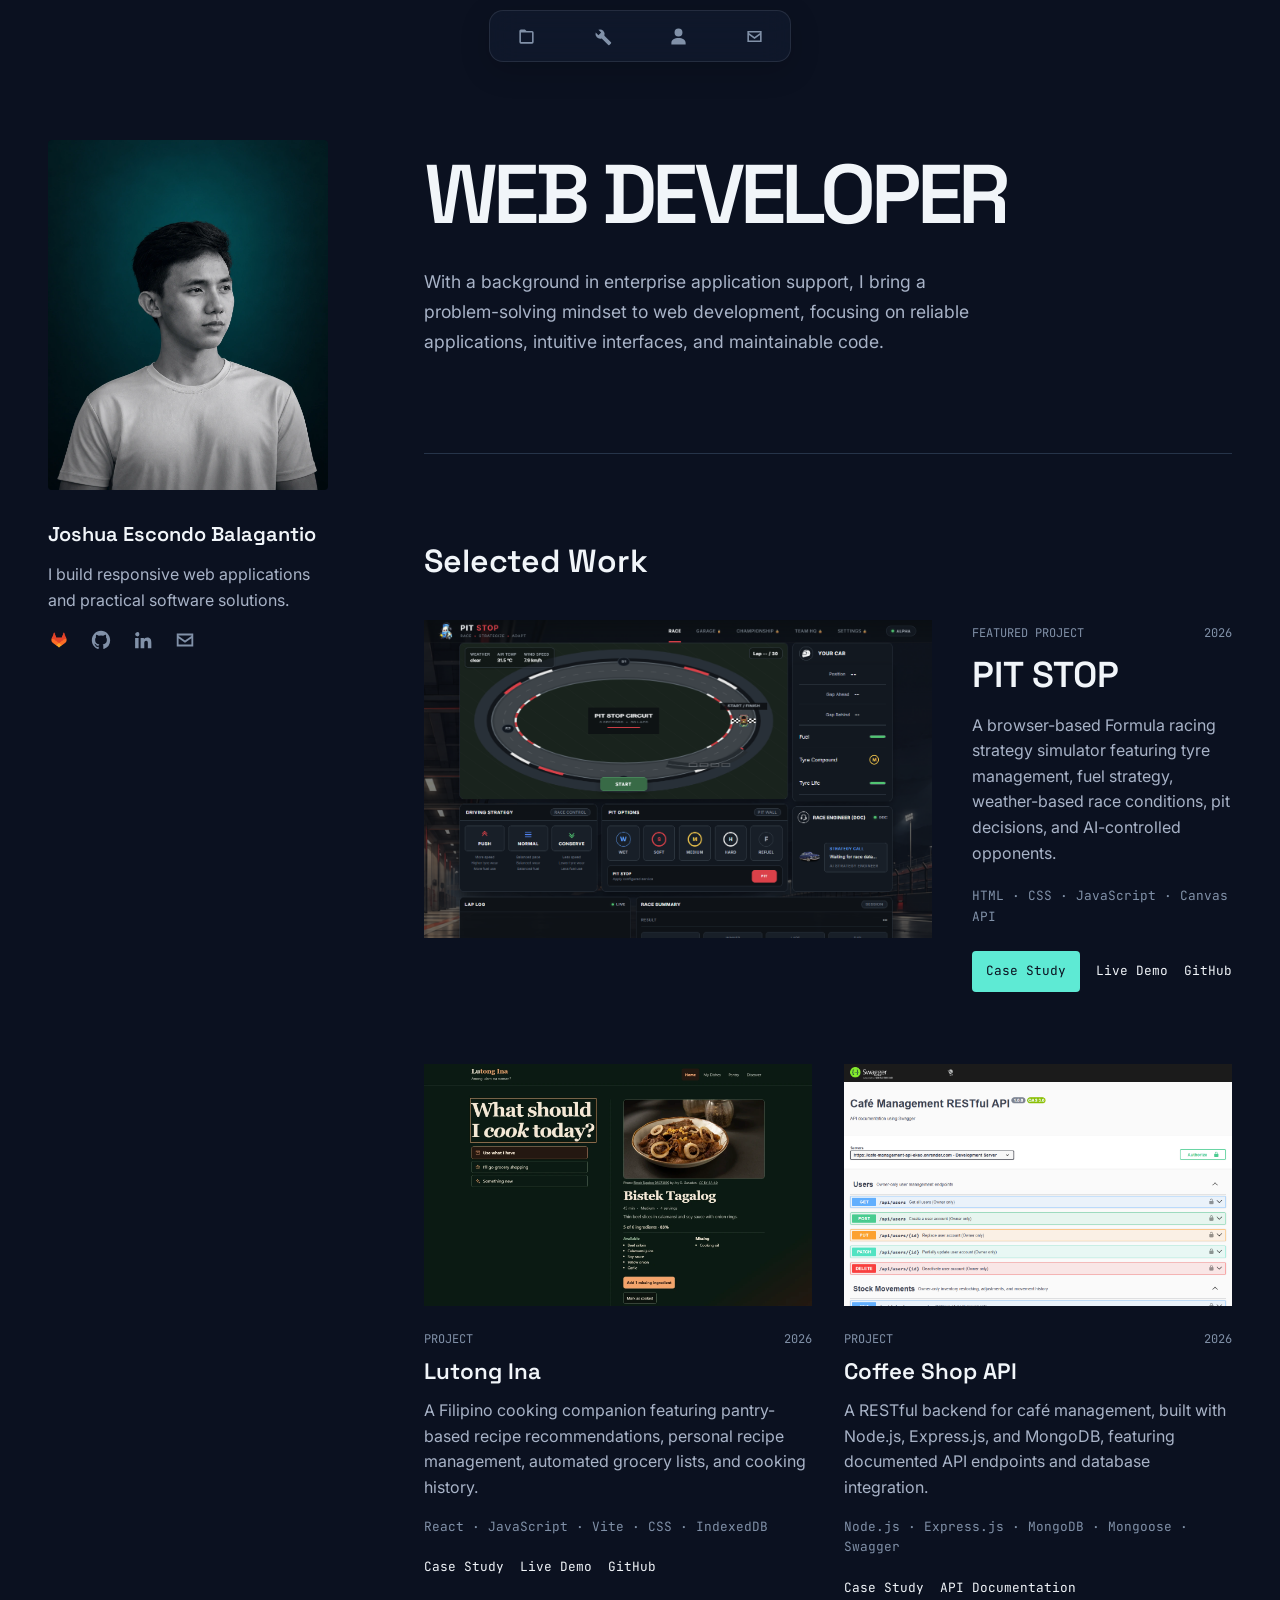
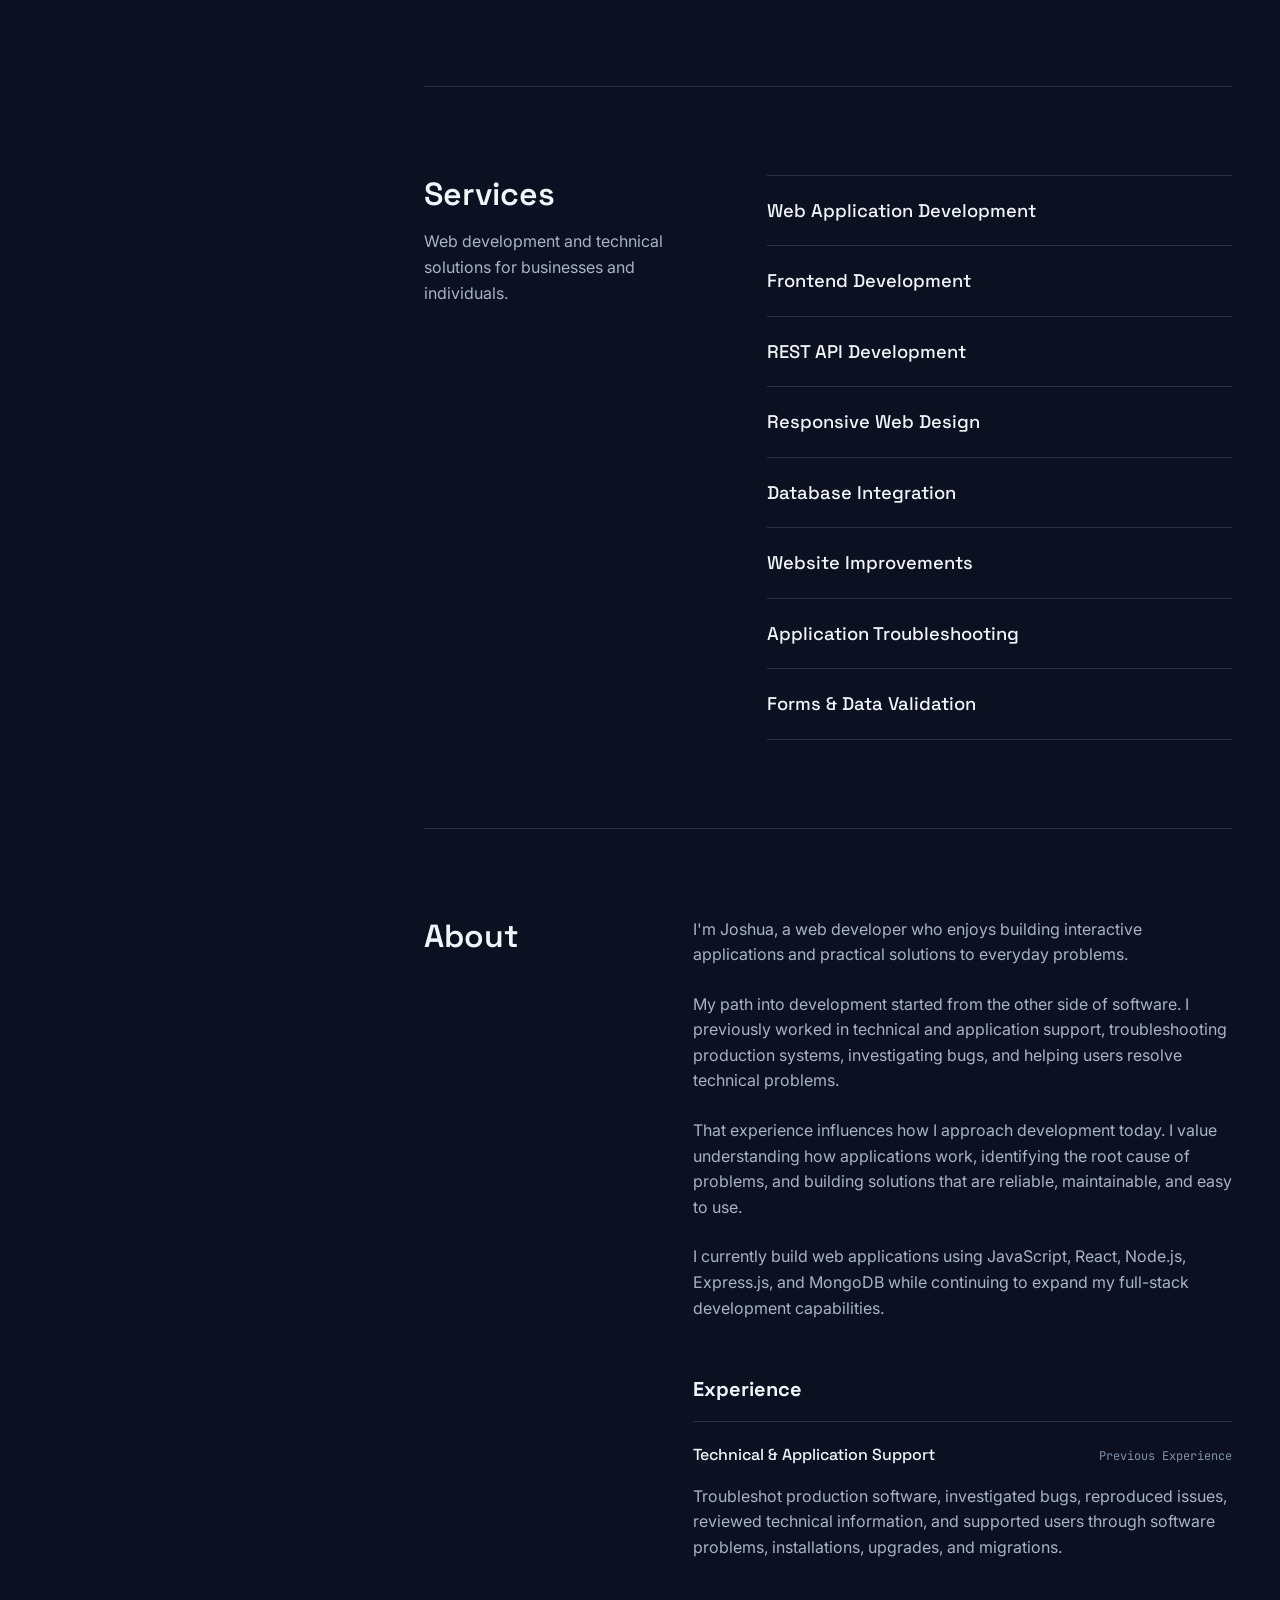
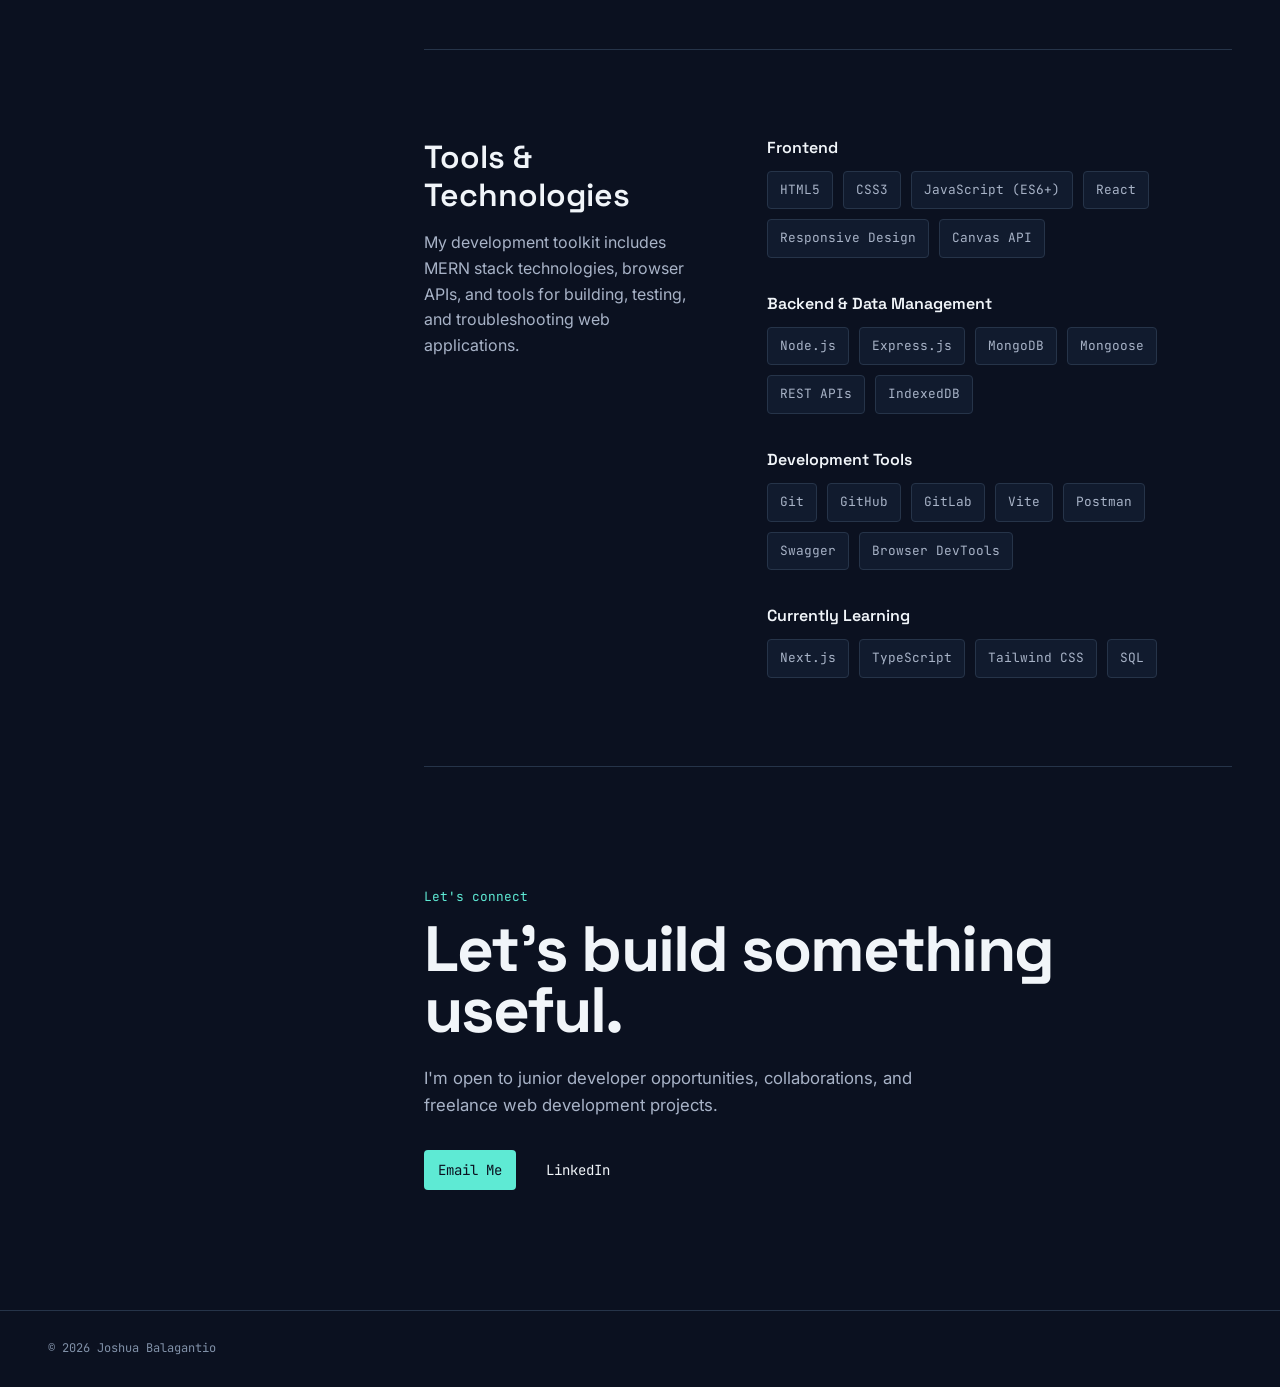
<file: index.html>
<!DOCTYPE html>
<html lang="en">

<head>
    <meta charset="UTF-8">
    <meta name="viewport" content="width=device-width, initial-scale=1.0">

    <meta name="description" content="Joshua Balagantio's web development portfolio, featuring interactive web applications, RESTful APIs, and a background in technical and application support.">

    <title>Joshua Balagantio | Web Developer Portfolio</title>

    <link rel="canonical" href="https://joshua-balagantio-web-dev-portfolio.onrender.com/">

    <meta property="og:title" content="Joshua Balagantio | Web Developer Portfolio">
    <meta property="og:description" content="Joshua Balagantio's web development portfolio, featuring interactive web applications, RESTful APIs, and a background in technical and application support.">
    <meta property="og:type" content="website">
    <meta property="og:url" content="https://joshua-balagantio-web-dev-portfolio.onrender.com/">
    <meta property="og:site_name" content="Joshua Balagantio | Web Developer Portfolio">
    <meta property="og:image" content="https://joshua-balagantio-web-dev-portfolio.onrender.com/assets/portfolio-social-preview.jpg">
    <meta property="og:image:secure_url" content="https://joshua-balagantio-web-dev-portfolio.onrender.com/assets/portfolio-social-preview.jpg">
    <meta property="og:image:type" content="image/jpeg">
    <meta property="og:image:width" content="1200">
    <meta property="og:image:height" content="630">
    <meta property="og:image:alt" content="Joshua E. Balagantio, Web Developer, beside his portrait on a navy background.">

    <meta name="twitter:card" content="summary_large_image">
    <meta name="twitter:title" content="Joshua Balagantio | Web Developer Portfolio">
    <meta name="twitter:description" content="Joshua Balagantio's web development portfolio, featuring interactive web applications, RESTful APIs, and a background in technical and application support.">
    <meta name="twitter:image" content="https://joshua-balagantio-web-dev-portfolio.onrender.com/assets/portfolio-social-preview.jpg">
    <meta name="twitter:image:alt" content="Joshua E. Balagantio, Web Developer, beside his portrait on a navy background.">

    <link rel="icon" type="image/svg+xml" href="assets/favicon.svg">
    <link rel="preconnect" href="https://fonts.googleapis.com">
    <link rel="preconnect" href="https://fonts.gstatic.com" crossorigin>

    <link href="https://fonts.googleapis.com/css2?family=Inter:wght@400;500;600;700&family=JetBrains+Mono:wght@400;500&family=Space+Grotesk:wght@400;500;600;700&display=swap" rel="stylesheet">

    <link rel="stylesheet" href="styles.css">
</head>

<body>
    <a class="skip-link" href="#main-content">Skip to main content</a>
    <nav class="navbar" aria-label="Main navigation">
        <div class="nav-links">

            <a href="#projects" aria-label="Projects">
                <svg viewBox="0 0 24 24" aria-hidden="true">
                    <path d="M3 5a2 2 0 0 1 2-2h5l2 2h7a2 2 0 0 1 2 2v12a2 2 0 0 1-2 2H5a2 2 0 0 1-2-2V5Zm2 2v12h14V7H5Z"/>
                </svg>
            </a>

            <a href="#services" aria-label="Services">
                <svg viewBox="0 0 24 24" aria-hidden="true">
                    <path d="M22.7 19.3 14.4 11a6 6 0 0 0-7.6-7.6l3.5 3.5-3.4 3.4-3.5-3.5A6 6 0 0 0 11 14.4l8.3 8.3a1 1 0 0 0 1.4 0l2-2a1 1 0 0 0 0-1.4Z"/>
                </svg>
            </a>

            <a href="#about" aria-label="About">
                <svg viewBox="0 0 24 24" aria-hidden="true">
                    <path d="M12 12a5 5 0 1 0 0-10 5 5 0 0 0 0 10Zm0 2c-5 0-9 2.5-9 6v2h18v-2c0-3.5-4-6-9-6Z"/>
                </svg>
            </a>

            <a href="#contact" aria-label="Contact">
                <svg viewBox="0 0 24 24" aria-hidden="true">
                    <path d="M3 5h18v14H3V5Zm2 2v.5l7 5 7-5V7H5Zm14 10V10l-7 5-7-5v7h14Z"/>
                </svg>
            </a>
        </div>
    </nav>

    <main id="main-content" class="main-content" tabindex="-1">

        <!-- HERO -->
        <header>
            <section class="hero-section" id="hero">

                <div class="hero-content">

                    <div class="hero-photo-container">
                        <img
                            src="assets/web-dev-portfolio-hero-image.webp"
                            width="1145"
                            height="1374"
                            alt="Joshua Balagantio"
                            class="hero-photo"
                        >
                    </div>

                    <span id="hero-name">
                        Joshua Escondo Balagantio
                    </span>

                    <p id="hero-text">
                        I build responsive web applications and practical software solutions.
                    </p>

                    <div class="hero-actions">

                        <a
                            href="https://gitlab.com/JoshuaBalagantio"
                            target="_blank"
                            rel="noopener noreferrer"
                            aria-label="GitLab"
                        >
                            <img
                                src="assets/icons/gitlab-logo-500-rgb.png"
                                alt=""
                                class="social-icon"
                            >
                        </a>

                        <a
                            href="https://github.com/jbalagantio"
                            target="_blank"
                            rel="noopener noreferrer"
                            aria-label="GitHub"
                        >
                            <svg viewBox="0 0 24 24" aria-hidden="true">
                                <path d="M12 2C6.5 2 2 6.6 2 12.2c0 4.5 2.9 8.3 6.8 9.7.5.1.7-.2.7-.5v-2c-2.8.6-3.4-1.2-3.4-1.2-.5-1.2-1.1-1.5-1.1-1.5-.9-.6.1-.6.1-.6 1 .1 1.6 1.1 1.6 1.1.9 1.6 2.4 1.1 2.9.9.1-.7.4-1.1.6-1.4-2.2-.3-4.6-1.1-4.6-5 0-1.1.4-2 1-2.7-.1-.3-.4-1.3.1-2.7 0 0 .8-.3 2.8 1a9.4 9.4 0 0 1 5 0c1.9-1.3 2.8-1 2.8-1 .5 1.4.2 2.4.1 2.7.6.7 1 1.6 1 2.7 0 3.9-2.4 4.7-4.6 5 .4.3.7.9.7 1.8v2.7c0 .4.2.6.7.5A10.2 10.2 0 0 0 22 12.2C22 6.6 17.5 2 12 2Z"/>
                            </svg>
                        </a>

                        <a
                            href="https://www.linkedin.com/in/joshuabalagantio"
                            target="_blank"
                            rel="noopener noreferrer"
                            aria-label="LinkedIn"
                        >
                            <svg viewBox="0 0 24 24" aria-hidden="true">
                                <path d="M5.3 3.5A2.3 2.3 0 1 1 5.3 8a2.3 2.3 0 0 1 0-4.5ZM3.4 9.7h3.8V21H3.4V9.7ZM9.4 9.7H13v1.5h.1c.5-.9 1.7-1.9 3.5-1.9 3.8 0 4.5 2.5 4.5 5.7v6h-3.8v-5.3c0-1.3 0-2.9-1.8-2.9s-2.1 1.4-2.1 2.8V21H9.4V9.7Z"/>
                            </svg>
                        </a>

                        <a
                            href="mailto:joshuabalagantio29@gmail.com"
                            aria-label="Email"
                        >
                            <svg viewBox="0 0 24 24" aria-hidden="true">
                                <path d="M3 5h18v14H3V5Zm2 2v.5l7 5 7-5V7H5Zm14 10V10l-7 5-7-5v7h14Z"/>
                            </svg>
                        </a>

                    </div>
                </div>

            </section>
        </header>

        <div class="page-content">

            <!-- INTRODUCTION -->
            <section class="intro-section" id="intro">

                <h1>WEB DEVELOPER</h1>

                <p>
                    With a background in enterprise application support, I bring a problem-solving mindset to web development, focusing on reliable applications, intuitive interfaces, and maintainable code.
                </p>

            </section>


            <!-- SELECTED WORK -->
            <section class="projects-section" id="projects">

                <div class="section-heading">
                    <h2>Selected Work</h2>
                </div>


                <!-- FLAGSHIP PROJECT -->
                <article class="project-featured">

                    <div class="project-preview project-preview-featured">
                        <img
                            src="assets/projects/Projects preview/pit-stop-preview.png"
                            alt="PIT STOP race dashboard showing the circuit map, tyre and fuel status, and pit controls"
                        >
                    </div>

                    <div class="project-content">

                        <div class="project-meta">
                            <span>Featured Project</span>
                            <span>2026</span>
                        </div>

                        <h3>PIT STOP</h3>

                        <p class="project-description">
                            A browser-based Formula racing strategy simulator featuring tyre management,
                            fuel strategy, weather-based race conditions, pit decisions, and AI-controlled opponents.
                        </p>

                        <p class="project-tech">
                            HTML · CSS · JavaScript · Canvas API
                        </p>

                        <div class="project-actions">
                            <a href="projects/pit-stop.html" aria-label="Case Study for PIT STOP">
                                Case Study
                            </a>

                            <a href="https://jbalagantio.github.io/PIT-STOP/">
                                Live Demo
                            </a>

                            <a href="https://github.com/jbalagantio/PIT-STOP">
                                GitHub
                            </a>
                        </div>

                    </div>
                </article>


                <!-- SUPPORTING PROJECTS -->
                <div class="supporting-projects">

                    <article class="project-card">

                        <div class="project-preview">
                            <img
                                src="assets/projects/Projects preview/lutong-ina-preview.webp"
                                alt="Lutong Ina Home showing a Bistek Tagalog recommendation and pantry ingredient coverage"
                            >
                        </div>

                        <div class="project-content">

                            <div class="project-meta">
                                <span>Project</span>
                                <span>2026</span>
                            </div>

                            <h3>Lutong Ina</h3>

                            <p class="project-description">
                                A Filipino cooking companion featuring pantry-based recipe recommendations,
                                personal recipe management, automated grocery lists, and cooking history.
                            </p>

                            <p class="project-tech">
                                React · JavaScript · Vite · CSS · IndexedDB
                            </p>

                            <div class="project-actions">
                                <a href="projects/lutong-ina.html" aria-label="Case Study for Lutong Ina">
                                    Case Study
                                </a>

                                <a
                                    href="https://lutong-ina.onrender.com/"
                                    target="_blank"
                                    rel="noopener noreferrer"
                                >
                                    Live Demo
                                </a>

                                <a
                                    href="https://github.com/jbalagantio/Lutong-ina"
                                    target="_blank"
                                    rel="noopener noreferrer"
                                >
                                    GitHub
                                </a>
                            </div>

                        </div>
                    </article>


                    <article class="project-card">

                        <div class="project-preview">
                            <img
                                src="assets/projects/Projects preview/coffee-shop-api-preview.png"
                                alt="Coffee Shop API Swagger overview showing the API title and color-coded HTTP operations"
                            >
                        </div>

                        <div class="project-content">

                            <div class="project-meta">
                                <span>Project</span>
                                <span>2026</span>
                            </div>

                            <h3>Coffee Shop API</h3>

                            <p class="project-description">
                                A RESTful backend for café management, built with Node.js, Express.js, and MongoDB,
                                featuring documented API endpoints and database integration.
                            </p>

                            <p class="project-tech">
                                Node.js · Express.js · MongoDB · Mongoose · Swagger
                            </p>

                            <div class="project-actions">
                                <a href="projects/coffee-shop-api.html" aria-label="Case Study for Coffee Shop API">
                                    Case Study
                                </a>

                                <a
                                    href="https://cafe-management-api-ekeo.onrender.com/api-docs/"
                                    target="_blank"
                                    rel="noopener noreferrer"
                                >
                                    API Documentation
                                </a>
                            </div>

                        </div>
                    </article>

                </div>
            </section>


            <!-- SERVICES -->
            <section class="services-section" id="services">

                <div class="section-heading">
                    <h2 id="services-title">Services</h2>

                    <p>
                        Web development and technical solutions for businesses and individuals.
                    </p>
                </div>

                <div class="services-group">

                    <ul class="services-list">

                        <li>
                            <span>Web Application Development</span>
                        </li>

                        <li>
                            <span>Frontend Development</span>
                        </li>

                        <li>
                            <span>REST API Development</span>
                        </li>

                        <li>
                            <span>Responsive Web Design</span>
                        </li>

                        <li>
                            <span>Database Integration</span>
                        </li>

                        <li>
                            <span>Website Improvements</span>
                        </li>

                        <li>
                            <span>Application Troubleshooting</span>
                        </li>

                        <li>
                            <span>Forms &amp; Data Validation</span>
                        </li>

                    </ul>

                </div>
            </section>


            <!-- ABOUT + EXPERIENCE -->
            <section class="about-section" id="about">

                <div class="section-heading">
                    <h2 id="about-title">About</h2>
                </div>

                <div id="about-text">

                    <p>
                        I'm Joshua, a web developer who enjoys building interactive applications and practical solutions to everyday problems.
                    </p>

                    <p>
                        My path into development started from the other side of software. I previously worked in technical and application support, troubleshooting production systems, investigating bugs, and helping users resolve technical problems.
                    </p>

                    <p>
                        That experience influences how I approach development today. I value understanding how applications work, identifying the root cause of problems, and building solutions that are reliable, maintainable, and easy to use.
                    </p>

                    <p>
                        I currently build web applications using JavaScript, React, Node.js, Express.js, and MongoDB while continuing to expand my full-stack development capabilities.
                    </p>

                </div>

                <div class="experience">

                    <h3>Experience</h3>

                    <div class="experience-item">

                        <div class="experience-heading">
                            <span>Technical &amp; Application Support</span>
                            <span>Previous Experience</span>
                        </div>

                        <p>
                            Troubleshot production software, investigated bugs,
                            reproduced issues, reviewed technical information, and
                            supported users through software problems, installations,
                            upgrades, and migrations.
                        </p>

                    </div>
                </div>
            </section>


            <!-- TOOLS -->
            <section class="tools-section" id="tools">

                <div class="section-heading">
                    <h2>Tools &amp; Technologies</h2>

                    <p>
                        My development toolkit includes MERN stack technologies, browser APIs, and tools for building, testing, and troubleshooting web applications.
                    </p>
                </div>

                <div class="tools-group">

                    <div class="tools-category">
                        <h3>Frontend</h3>

                        <ul class="tools-list">
                            <li>HTML5</li>
                            <li>CSS3</li>
                            <li>JavaScript (ES6+)</li>
                            <li>React</li>
                            <li>Responsive Design</li>
                            <li>Canvas API</li>
                        </ul>
                    </div>

                    <div class="tools-category">
                        <h3>Backend &amp; Data Management</h3>

                        <ul class="tools-list">
                            <li>Node.js</li>
                            <li>Express.js</li>
                            <li>MongoDB</li>
                            <li>Mongoose</li>
                            <li>REST APIs</li>
                            <li>IndexedDB</li>
                        </ul>
                    </div>

                    <div class="tools-category">
                        <h3>Development Tools</h3>

                        <ul class="tools-list">
                            <li>Git</li>
                            <li>GitHub</li>
                            <li>GitLab</li>
                            <li>Vite</li>
                            <li>Postman</li>
                            <li>Swagger</li>
                            <li>Browser DevTools</li>
                        </ul>
                    </div>

                    <div class="tools-category">
                        <h3>Currently Learning</h3>

                        <ul class="tools-list">
                            <li>Next.js</li>
                            <li>TypeScript</li>
                            <li>Tailwind CSS</li>
                            <li>SQL</li>
                        </ul>
                    </div>

                </div>

            </section>


            <!-- CONTACT -->
            <section class="contact-section" id="contact">

                <div class="contact-content">

                    <span class="contact-label">
                        Let's connect
                    </span>

                    <h2>Let's build something useful.</h2>

                    <p>
                        I'm open to junior developer opportunities, collaborations, and freelance web development projects.
                    </p>

                    <div class="contact-links">

                        <a href="mailto:joshuabalagantio29@gmail.com">
                            Email Me
                        </a>

                        <a
                            href="https://www.linkedin.com/in/joshuabalagantio"
                            target="_blank"
                            rel="noopener noreferrer"
                        >
                            LinkedIn
                        </a>

                    </div>

                </div>
            </section>
        </div>

    </main>



    <footer>
        <p>&copy; 2026 Joshua Balagantio</p>
    </footer>

</body>

</html>
</file>
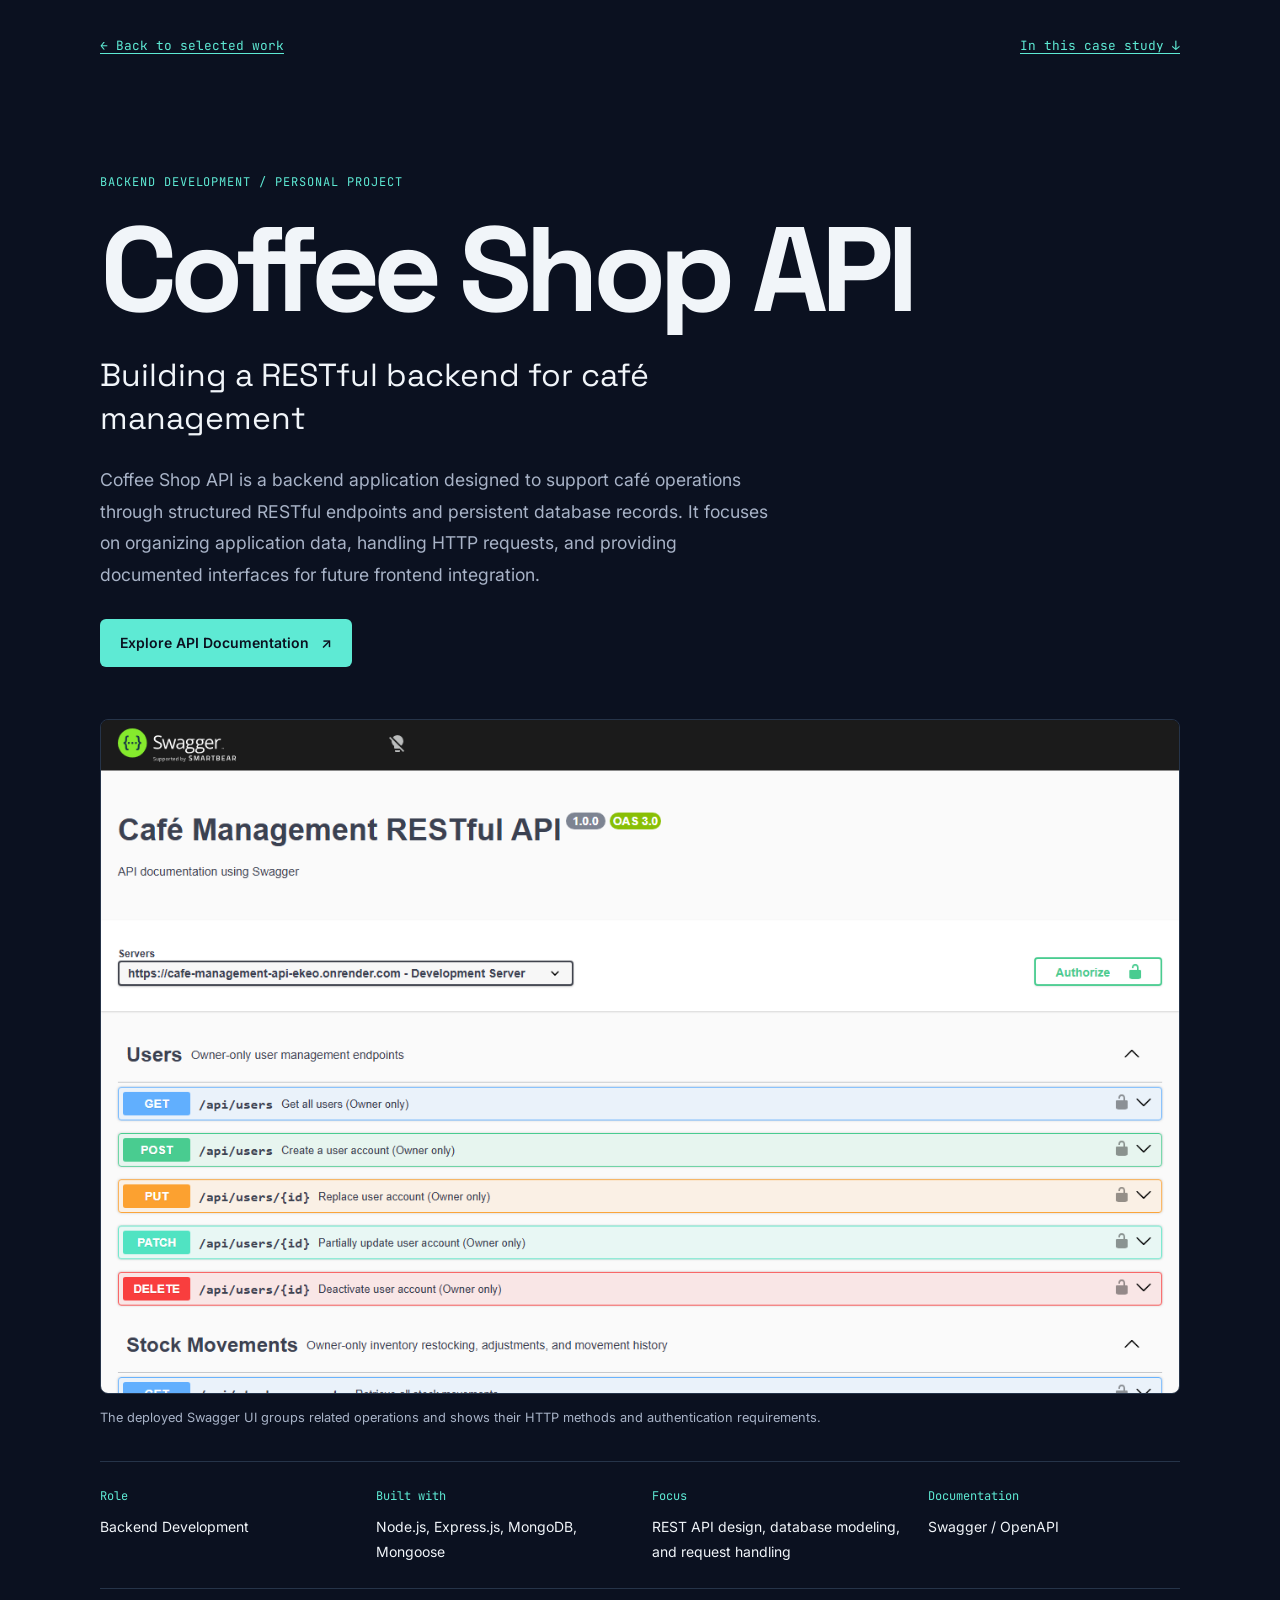
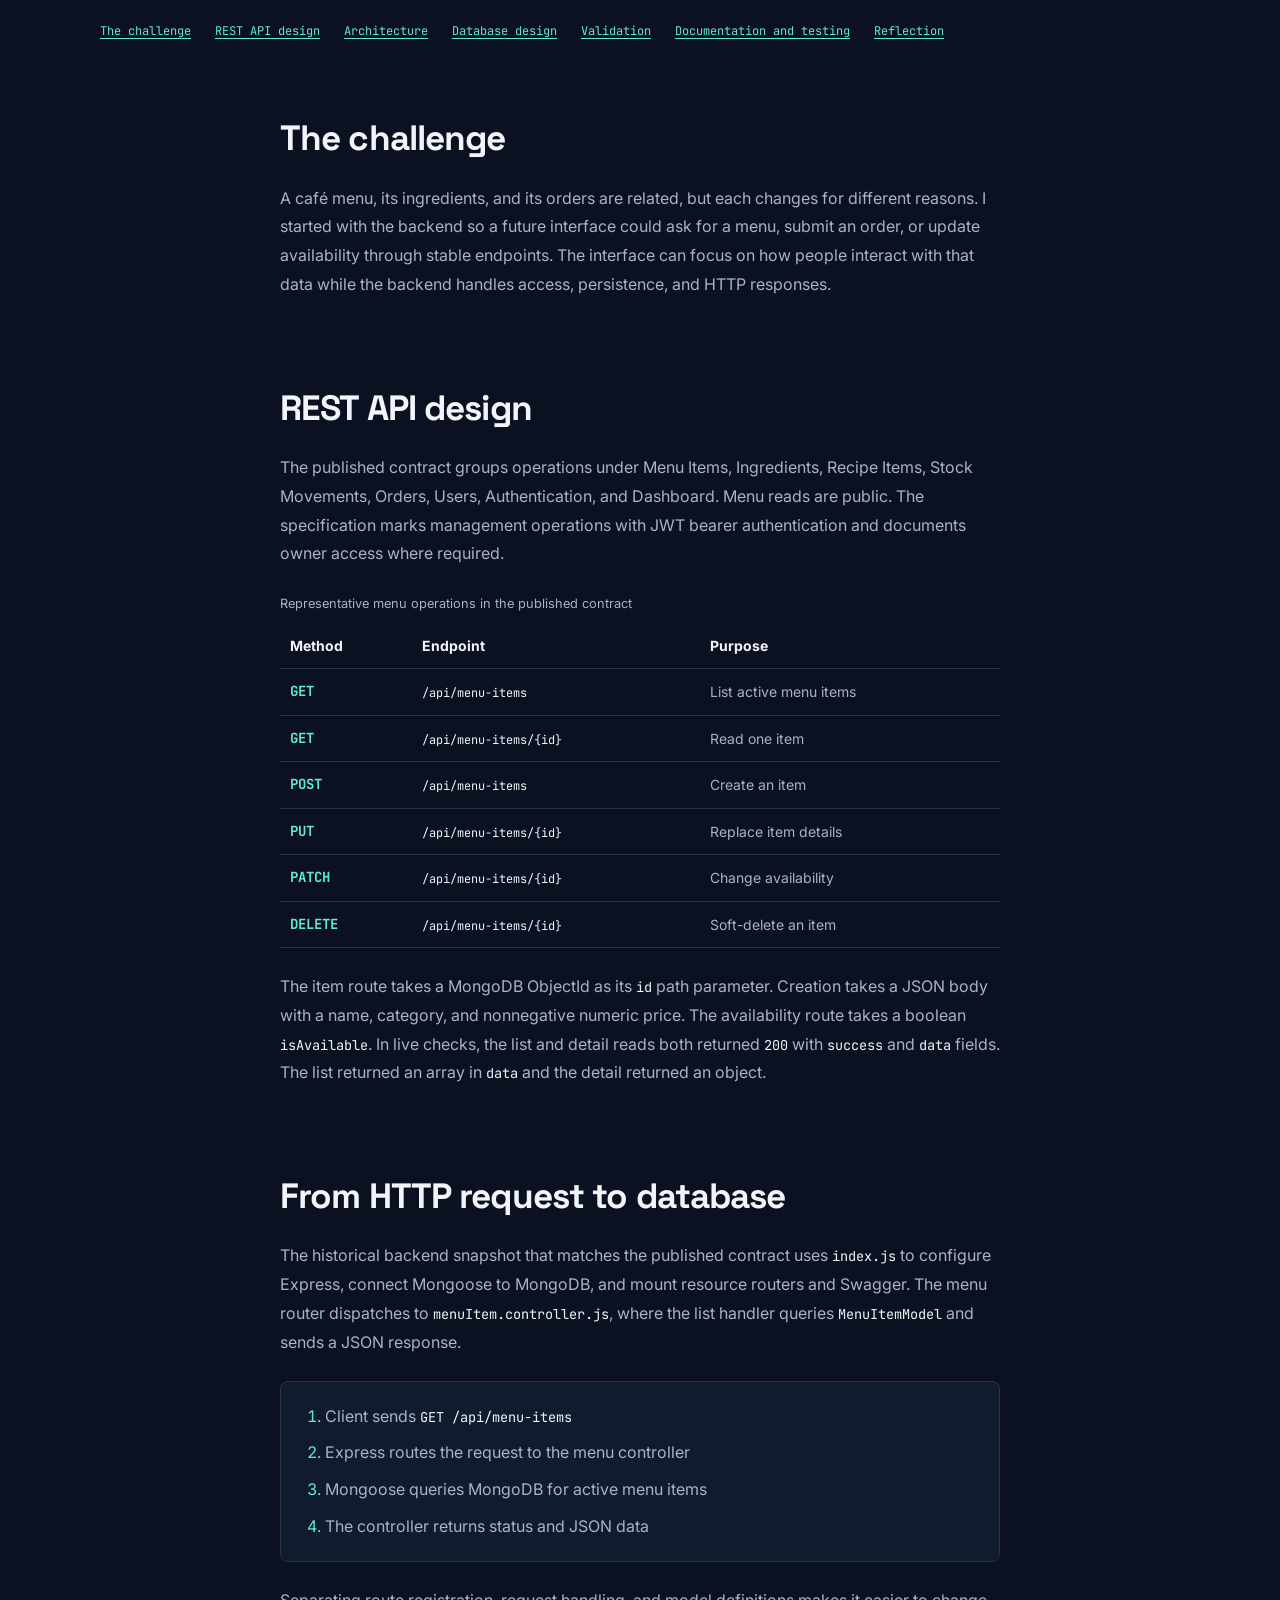
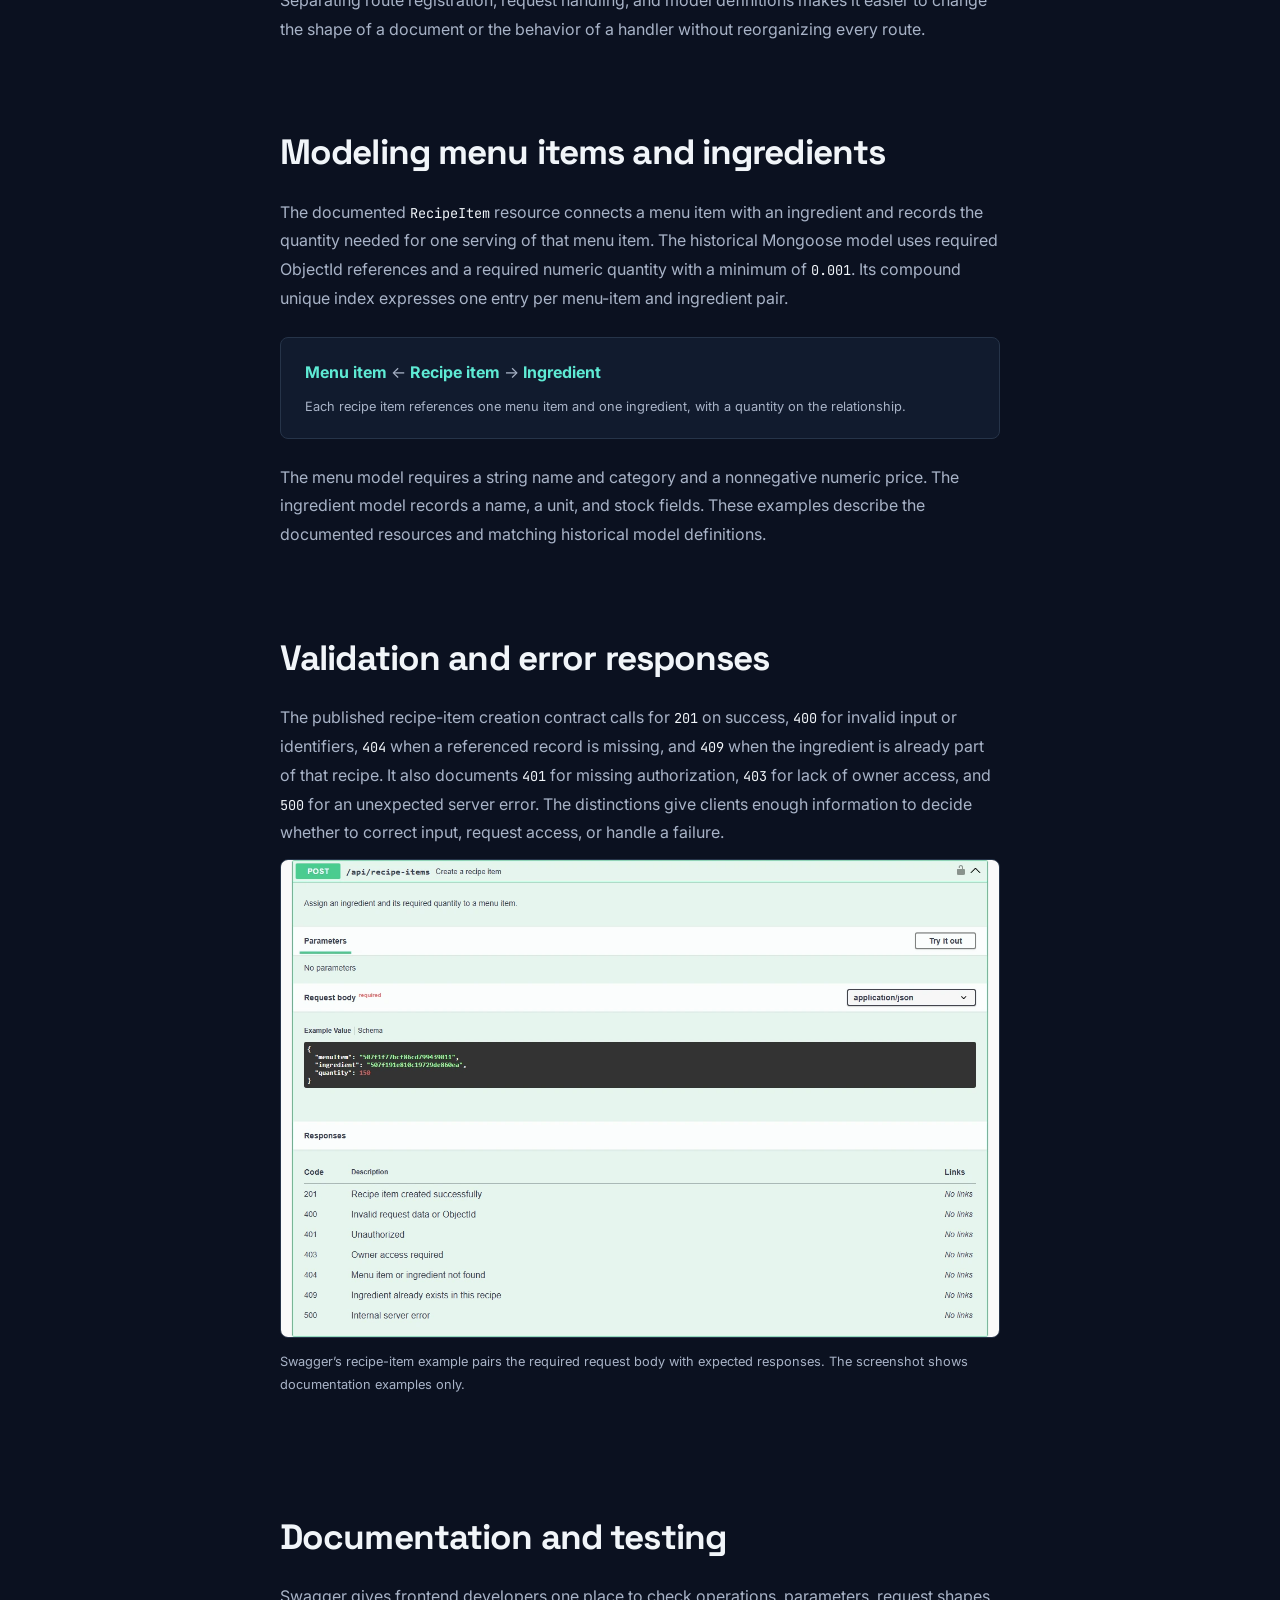
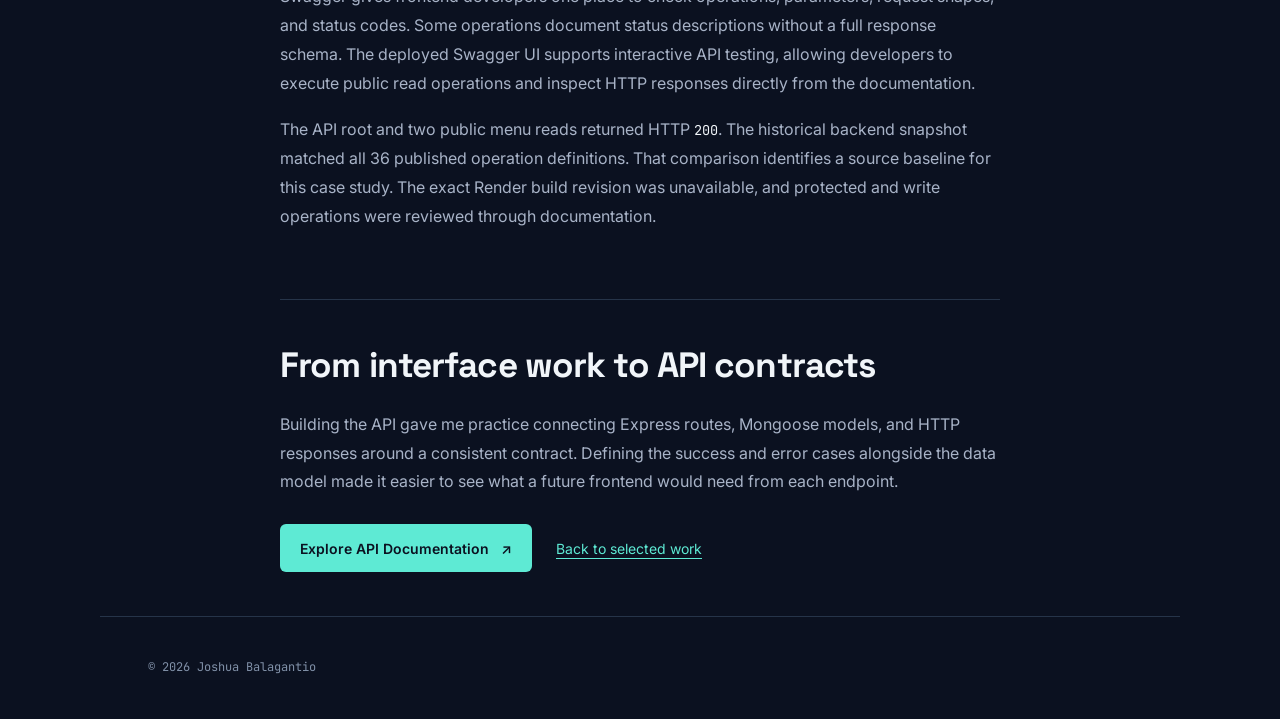
<file: projects/coffee-shop-api.html>
<!DOCTYPE html>
<html lang="en">
<head>
    <meta charset="UTF-8">
    <meta name="viewport" content="width=device-width, initial-scale=1.0">
    <meta name="description" content="Joshua Balagantio’s Coffee Shop API case study on REST endpoints, MongoDB data modeling, and Swagger documentation.">
    <title>Coffee Shop API Case Study | Joshua Balagantio</title>

    <link rel="canonical" href="https://joshua-balagantio-web-dev-portfolio.onrender.com/projects/coffee-shop-api.html">

    <meta property="og:title" content="Coffee Shop API Case Study | Joshua Balagantio">
    <meta property="og:description" content="Joshua Balagantio’s Coffee Shop API case study on REST endpoints, MongoDB data modeling, and Swagger documentation.">
    <meta property="og:type" content="article">
    <meta property="og:url" content="https://joshua-balagantio-web-dev-portfolio.onrender.com/projects/coffee-shop-api.html">
    <meta property="og:site_name" content="Joshua Balagantio | Web Developer Portfolio">
    <meta property="og:image" content="https://joshua-balagantio-web-dev-portfolio.onrender.com/assets/projects/Projects%20preview/coffee-shop-api-preview.png">
    <meta property="og:image:type" content="image/png">
    <meta property="og:image:width" content="1280">
    <meta property="og:image:height" content="800">
    <meta property="og:image:alt" content="Coffee Shop API Swagger documentation showing color-coded HTTP methods.">

    <meta name="twitter:card" content="summary_large_image">
    <meta name="twitter:title" content="Coffee Shop API Case Study | Joshua Balagantio">
    <meta name="twitter:description" content="Joshua Balagantio’s Coffee Shop API case study on REST endpoints, MongoDB data modeling, and Swagger documentation.">
    <meta name="twitter:image" content="https://joshua-balagantio-web-dev-portfolio.onrender.com/assets/projects/Projects%20preview/coffee-shop-api-preview.png">
    <meta name="twitter:image:alt" content="Coffee Shop API Swagger documentation showing color-coded HTTP methods.">
    <link rel="icon" type="image/svg+xml" href="../assets/favicon.svg">
    <link rel="preconnect" href="https://fonts.googleapis.com">
    <link rel="preconnect" href="https://fonts.gstatic.com" crossorigin>
    <link href="https://fonts.googleapis.com/css2?family=Inter:wght@400;500;600;700&amp;family=JetBrains+Mono:wght@400;500&amp;family=Space+Grotesk:wght@400;500;600;700&amp;display=swap" rel="stylesheet">
    <link rel="stylesheet" href="../styles.css">
    <link rel="stylesheet" href="../coffee-shop-api-case-study.css">
</head>
<body class="case-study">
    <a class="cs-skip" href="#case-study">Skip to case study</a>
    <nav class="cs-nav" aria-label="Case study navigation">
        <a href="../index.html#projects">&larr; Back to selected work</a>
        <a href="#contents">In this case study &darr;</a>
    </nav>
    <main id="case-study" class="cs-main" tabindex="-1">
        <article>
            <header class="cs-hero">
                <p class="cs-eyebrow">Backend Development / Personal Project</p>
                <h1>Coffee Shop API</h1>
                <p class="cs-subtitle">Building a RESTful backend for café management</p>
                <p class="cs-intro">Coffee Shop API is a backend application designed to support café operations through structured RESTful endpoints and persistent database records. It focuses on organizing application data, handling HTTP requests, and providing documented interfaces for future frontend integration.</p>
                <div class="cs-actions">
                    <a class="cs-primary" href="https://cafe-management-api-ekeo.onrender.com/api-docs/">Explore API Documentation <span aria-hidden="true">&nearr;</span></a>
                </div>
            </header>

            <figure class="cs-figure cs-hero-figure">
                <img src="../assets/projects/Projects%20preview/coffee-shop-api-preview.png" width="1280" height="800" fetchpriority="high" alt="Swagger UI for Café Management RESTful API 1.0.0 with the Users group expanded and its five HTTP operations visible.">
                <figcaption>The deployed Swagger UI groups related operations and shows their HTTP methods and authentication requirements.</figcaption>
            </figure>

            <dl class="cs-meta">
                <div><dt>Role</dt><dd>Backend Development</dd></div>
                <div><dt>Built with</dt><dd>Node.js, Express.js, MongoDB, Mongoose</dd></div>
                <div><dt>Focus</dt><dd>REST API design, database modeling, and request handling</dd></div>
                <div><dt>Documentation</dt><dd>Swagger / OpenAPI</dd></div>
            </dl>

            <nav id="contents" class="cs-contents" aria-label="In this case study">
                <a href="#challenge">The challenge</a>
                <a href="#rest">REST API design</a>
                <a href="#architecture">Architecture</a>
                <a href="#data-model">Database design</a>
                <a href="#validation">Validation</a>
                <a href="#verification">Documentation and testing</a>
                <a href="#reflection">Reflection</a>
            </nav>

            <div class="cs-article">
                <section id="challenge">
                    <h2>The challenge</h2>
                    <p>A café menu, its ingredients, and its orders are related, but each changes for different reasons. I started with the backend so a future interface could ask for a menu, submit an order, or update availability through stable endpoints. The interface can focus on how people interact with that data while the backend handles access, persistence, and HTTP responses.</p>
                </section>

                <section id="rest">
                    <h2>REST API design</h2>
                    <p>The published contract groups operations under Menu Items, Ingredients, Recipe Items, Stock Movements, Orders, Users, Authentication, and Dashboard. Menu reads are public. The specification marks management operations with JWT bearer authentication and documents owner access where required.</p>

                    <table class="cs-endpoints">
                        <caption>Representative menu operations in the published contract</caption>
                        <thead>
                            <tr><th scope="col">Method</th><th scope="col">Endpoint</th><th scope="col">Purpose</th></tr>
                        </thead>
                        <tbody>
                            <tr><th scope="row">GET</th><td><code>/api/menu-items</code></td><td>List active menu items</td></tr>
                            <tr><th scope="row">GET</th><td><code>/api/menu-items/{id}</code></td><td>Read one item</td></tr>
                            <tr><th scope="row">POST</th><td><code>/api/menu-items</code></td><td>Create an item</td></tr>
                            <tr><th scope="row">PUT</th><td><code>/api/menu-items/{id}</code></td><td>Replace item details</td></tr>
                            <tr><th scope="row">PATCH</th><td><code>/api/menu-items/{id}</code></td><td>Change availability</td></tr>
                            <tr><th scope="row">DELETE</th><td><code>/api/menu-items/{id}</code></td><td>Soft-delete an item</td></tr>
                        </tbody>
                    </table>

                    <p>The item route takes a MongoDB ObjectId as its <code>id</code> path parameter. Creation takes a JSON body with a name, category, and nonnegative numeric price. The availability route takes a boolean <code>isAvailable</code>. In live checks, the list and detail reads both returned <code>200</code> with <code>success</code> and <code>data</code> fields. The list returned an array in <code>data</code> and the detail returned an object.</p>
                </section>

                <section id="architecture">
                    <h2>From HTTP request to database</h2>
                    <p>The historical backend snapshot that matches the published contract uses <code>index.js</code> to configure Express, connect Mongoose to MongoDB, and mount resource routers and Swagger. The menu router dispatches to <code>menuItem.controller.js</code>, where the list handler queries <code>MenuItemModel</code> and sends a JSON response.</p>

                    <ol class="cs-flow" aria-label="Public menu read in the historical backend snapshot">
                        <li>Client sends <code>GET /api/menu-items</code></li>
                        <li>Express routes the request to the menu controller</li>
                        <li>Mongoose queries MongoDB for active menu items</li>
                        <li>The controller returns status and JSON data</li>
                    </ol>

                    <p>Separating route registration, request handling, and model definitions makes it easier to change the shape of a document or the behavior of a handler without reorganizing every route.</p>
                </section>

                <section id="data-model">
                    <h2>Modeling menu items and ingredients</h2>
                    <p>The documented <code>RecipeItem</code> resource connects a menu item with an ingredient and records the quantity needed for one serving of that menu item. The historical Mongoose model uses required ObjectId references and a required numeric quantity with a minimum of <code>0.001</code>. Its compound unique index expresses one entry per menu-item and ingredient pair.</p>

                    <figure class="cs-model">
                        <p><strong>Menu item</strong> &larr; <strong>Recipe item</strong> &rarr; <strong>Ingredient</strong></p>
                        <figcaption>Each recipe item references one menu item and one ingredient, with a quantity on the relationship.</figcaption>
                    </figure>

                    <p>The menu model requires a string name and category and a nonnegative numeric price. The ingredient model records a name, a unit, and stock fields. These examples describe the documented resources and matching historical model definitions.</p>
                </section>

                <section id="validation">
                    <h2>Validation and error responses</h2>
                    <p>The published recipe-item creation contract calls for <code>201</code> on success, <code>400</code> for invalid input or identifiers, <code>404</code> when a referenced record is missing, and <code>409</code> when the ingredient is already part of that recipe. It also documents <code>401</code> for missing authorization, <code>403</code> for lack of owner access, and <code>500</code> for an unexpected server error. The distinctions give clients enough information to decide whether to correct input, request access, or handle a failure.</p>

                    <figure class="cs-figure">
                        <img src="../assets/coffee-shop-api-case-study/recipe-item-contract.webp" width="1280" height="850" loading="lazy" alt="OpenAPI documentation for POST /api/recipe-items showing the example JSON request with menu item, ingredient, and quantity, and documented responses from 201 to 500.">
                        <figcaption>Swagger’s recipe-item example pairs the required request body with expected responses. The screenshot shows documentation examples only.</figcaption>
                    </figure>
                </section>

                <section id="verification">
                    <h2>Documentation and testing</h2>
                    <p>Swagger gives frontend developers one place to check operations, parameters, request shapes, and status codes. Some operations document status descriptions without a full response schema. The deployed Swagger UI supports interactive API testing, allowing developers to execute public read operations and inspect HTTP responses directly from the documentation.</p>
                    <p>The API root and two public menu reads returned HTTP <code>200</code>. The historical backend snapshot matched all 36 published operation definitions. That comparison identifies a source baseline for this case study. The exact Render build revision was unavailable, and protected and write operations were reviewed through documentation.</p>
                </section>

                <section id="reflection" class="cs-explore">
                    <h2>From interface work to API contracts</h2>
                    <p>Building the API gave me practice connecting Express routes, Mongoose models, and HTTP responses around a consistent contract. Defining the success and error cases alongside the data model made it easier to see what a future frontend would need from each endpoint.</p>
                    <div class="cs-actions">
                        <a class="cs-primary" href="https://cafe-management-api-ekeo.onrender.com/api-docs/">Explore API Documentation <span aria-hidden="true">&nearr;</span></a>
                        <a href="../index.html#projects">Back to selected work</a>
                    </div>
                </section>
            </div>
        </article>
    </main>
    <footer class="cs-footer"><p>&copy; 2026 Joshua Balagantio</p></footer>
</body>
</html>
</file>
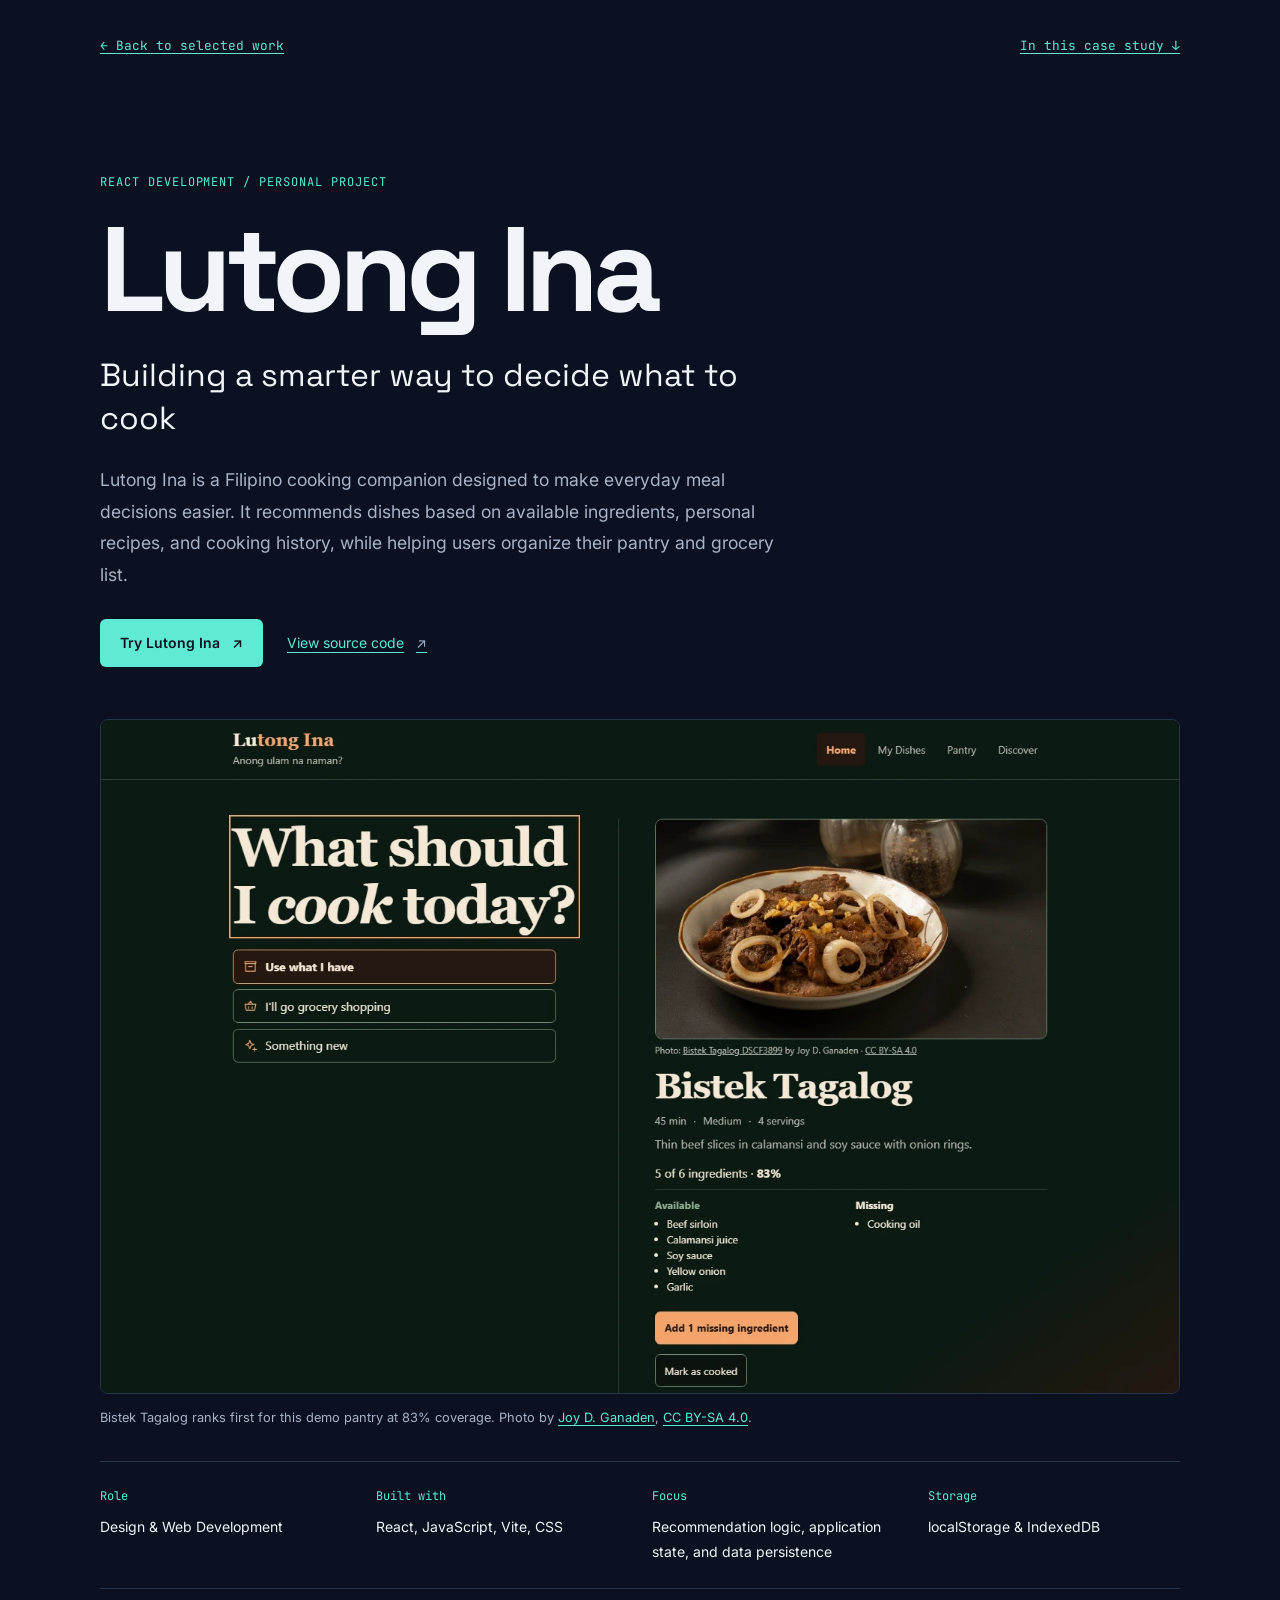
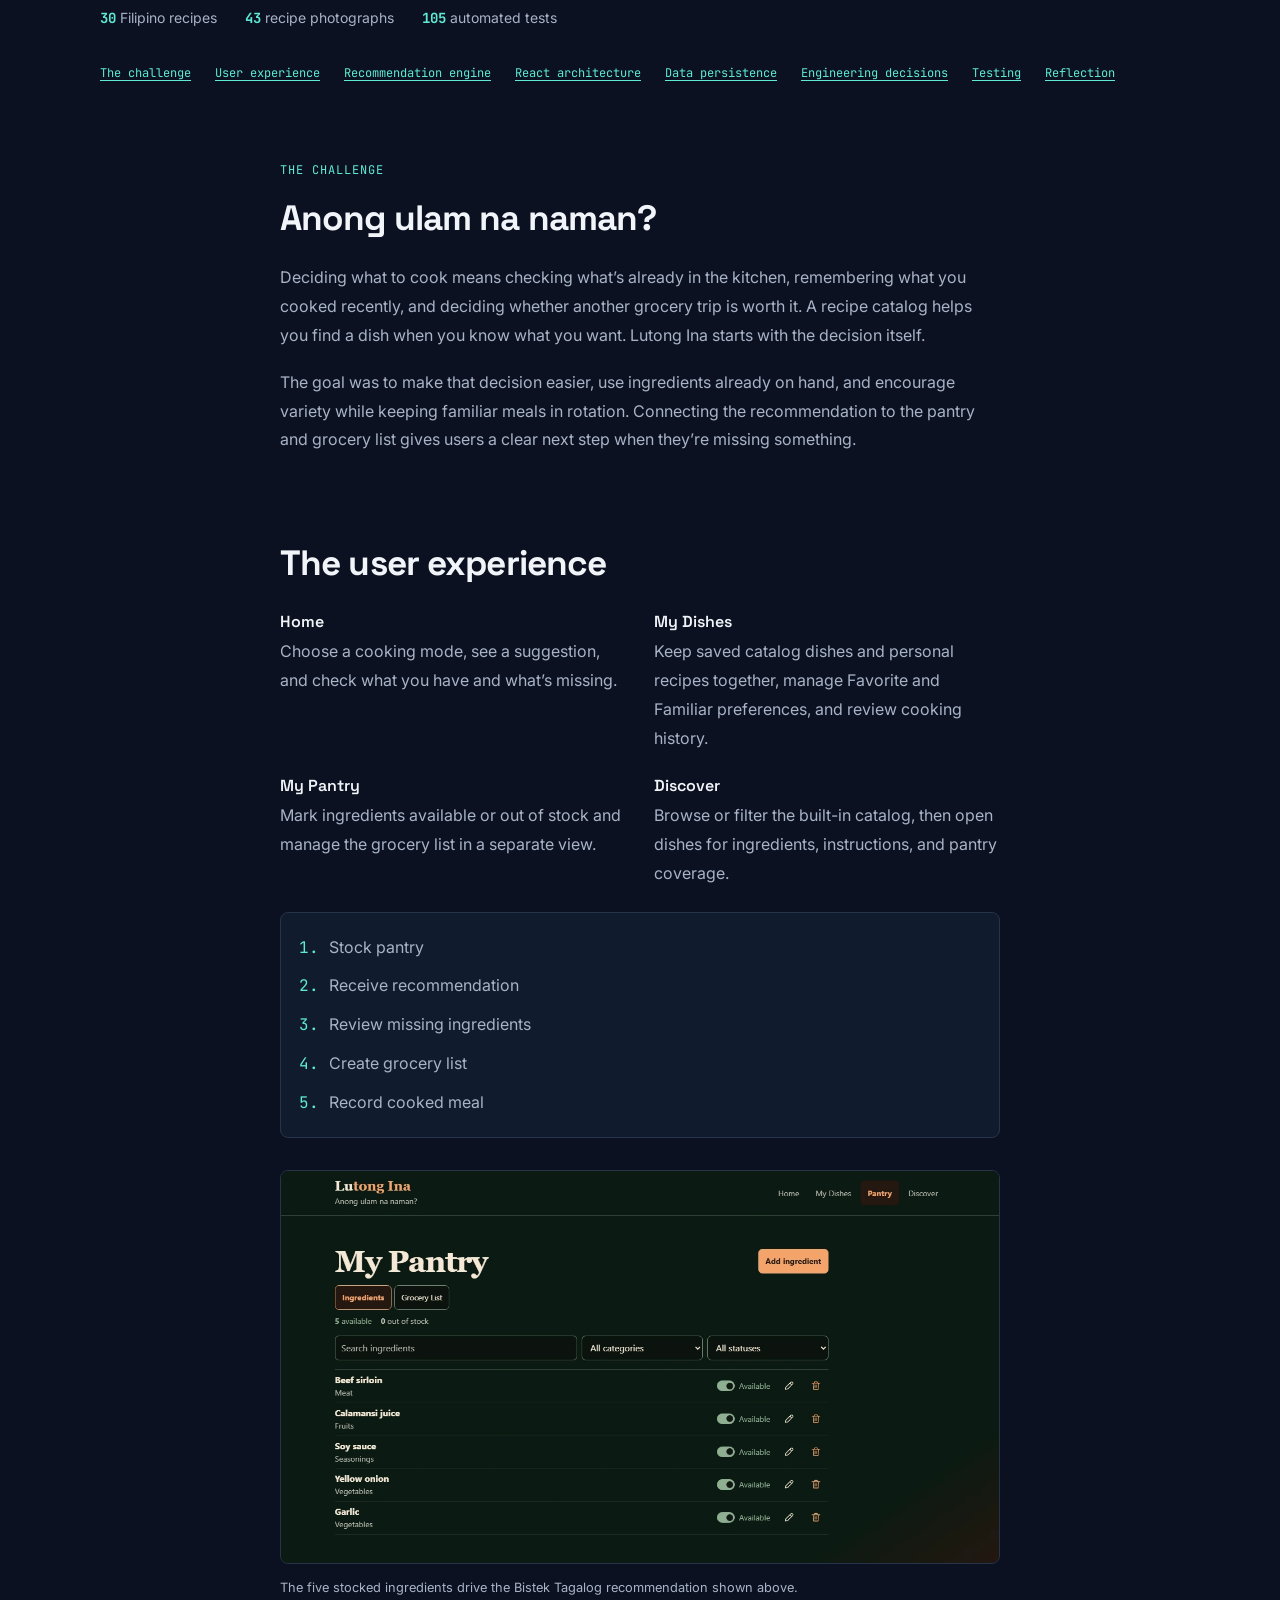
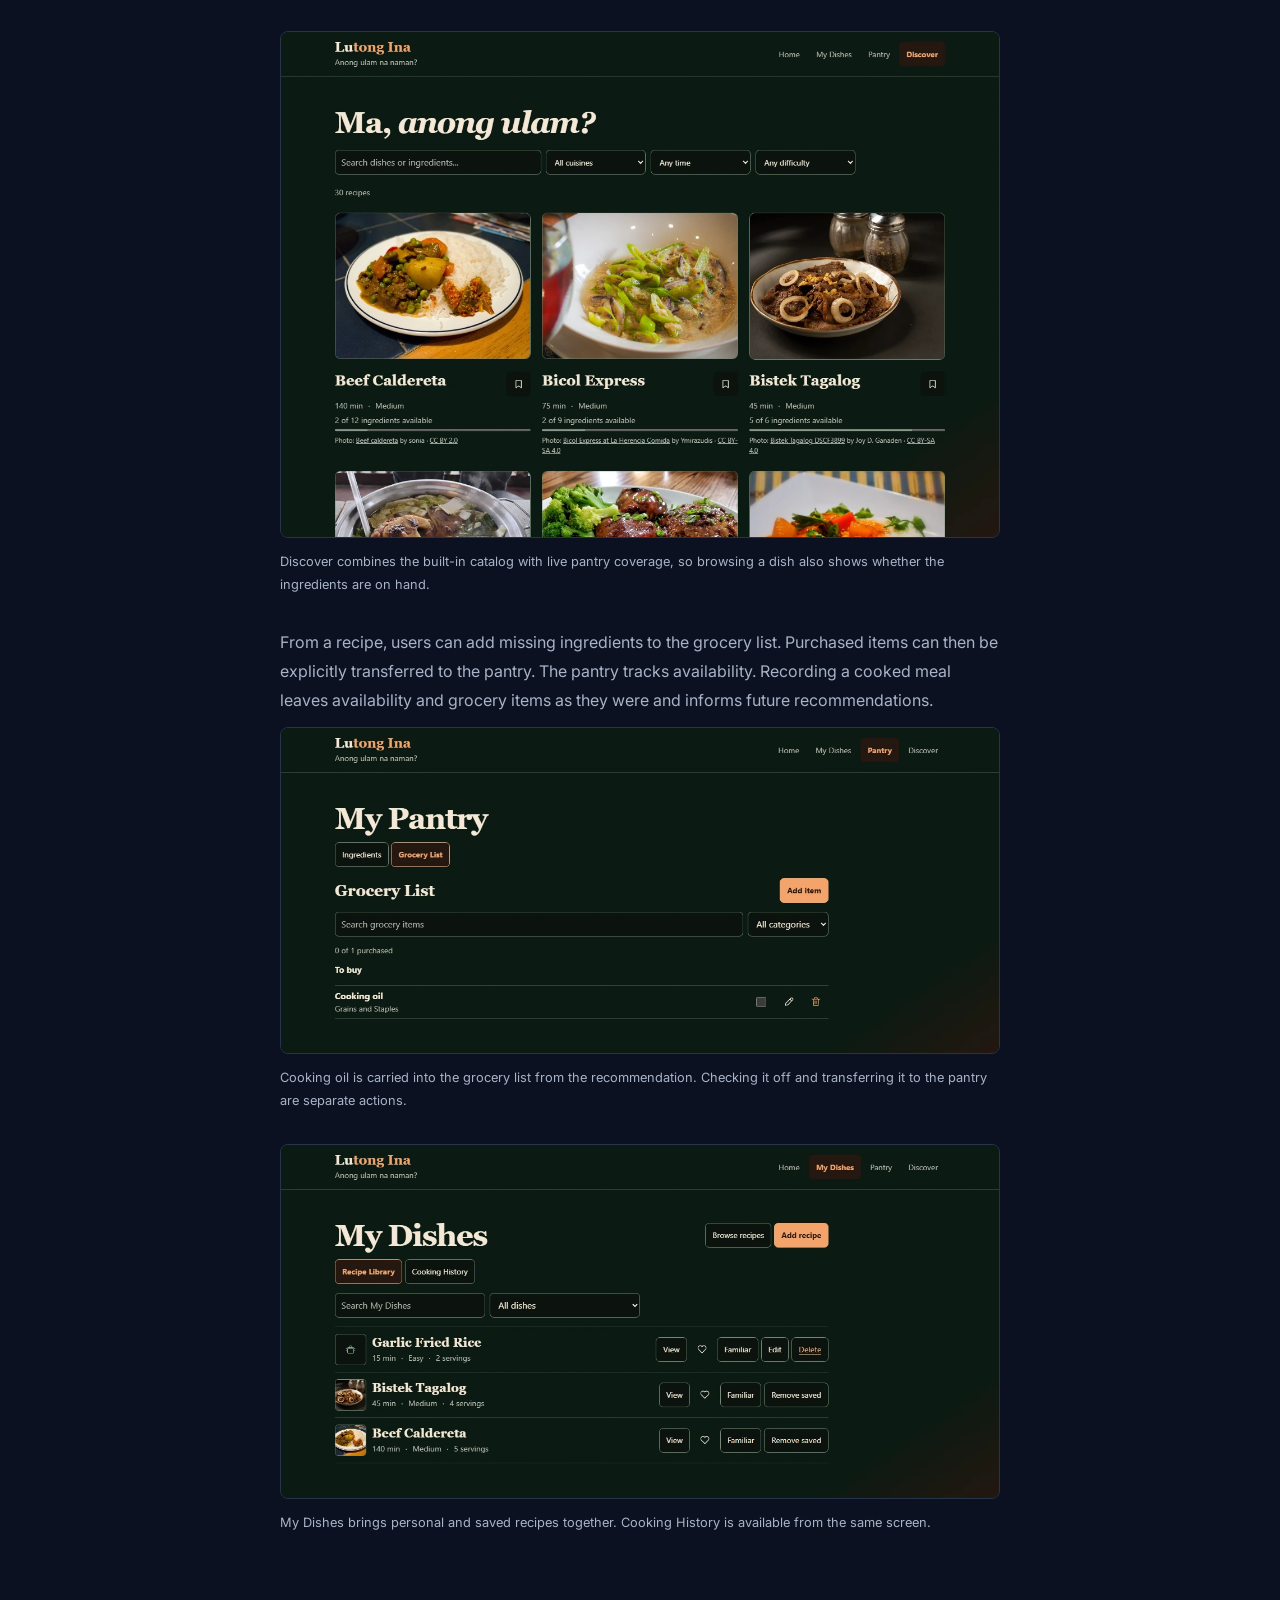
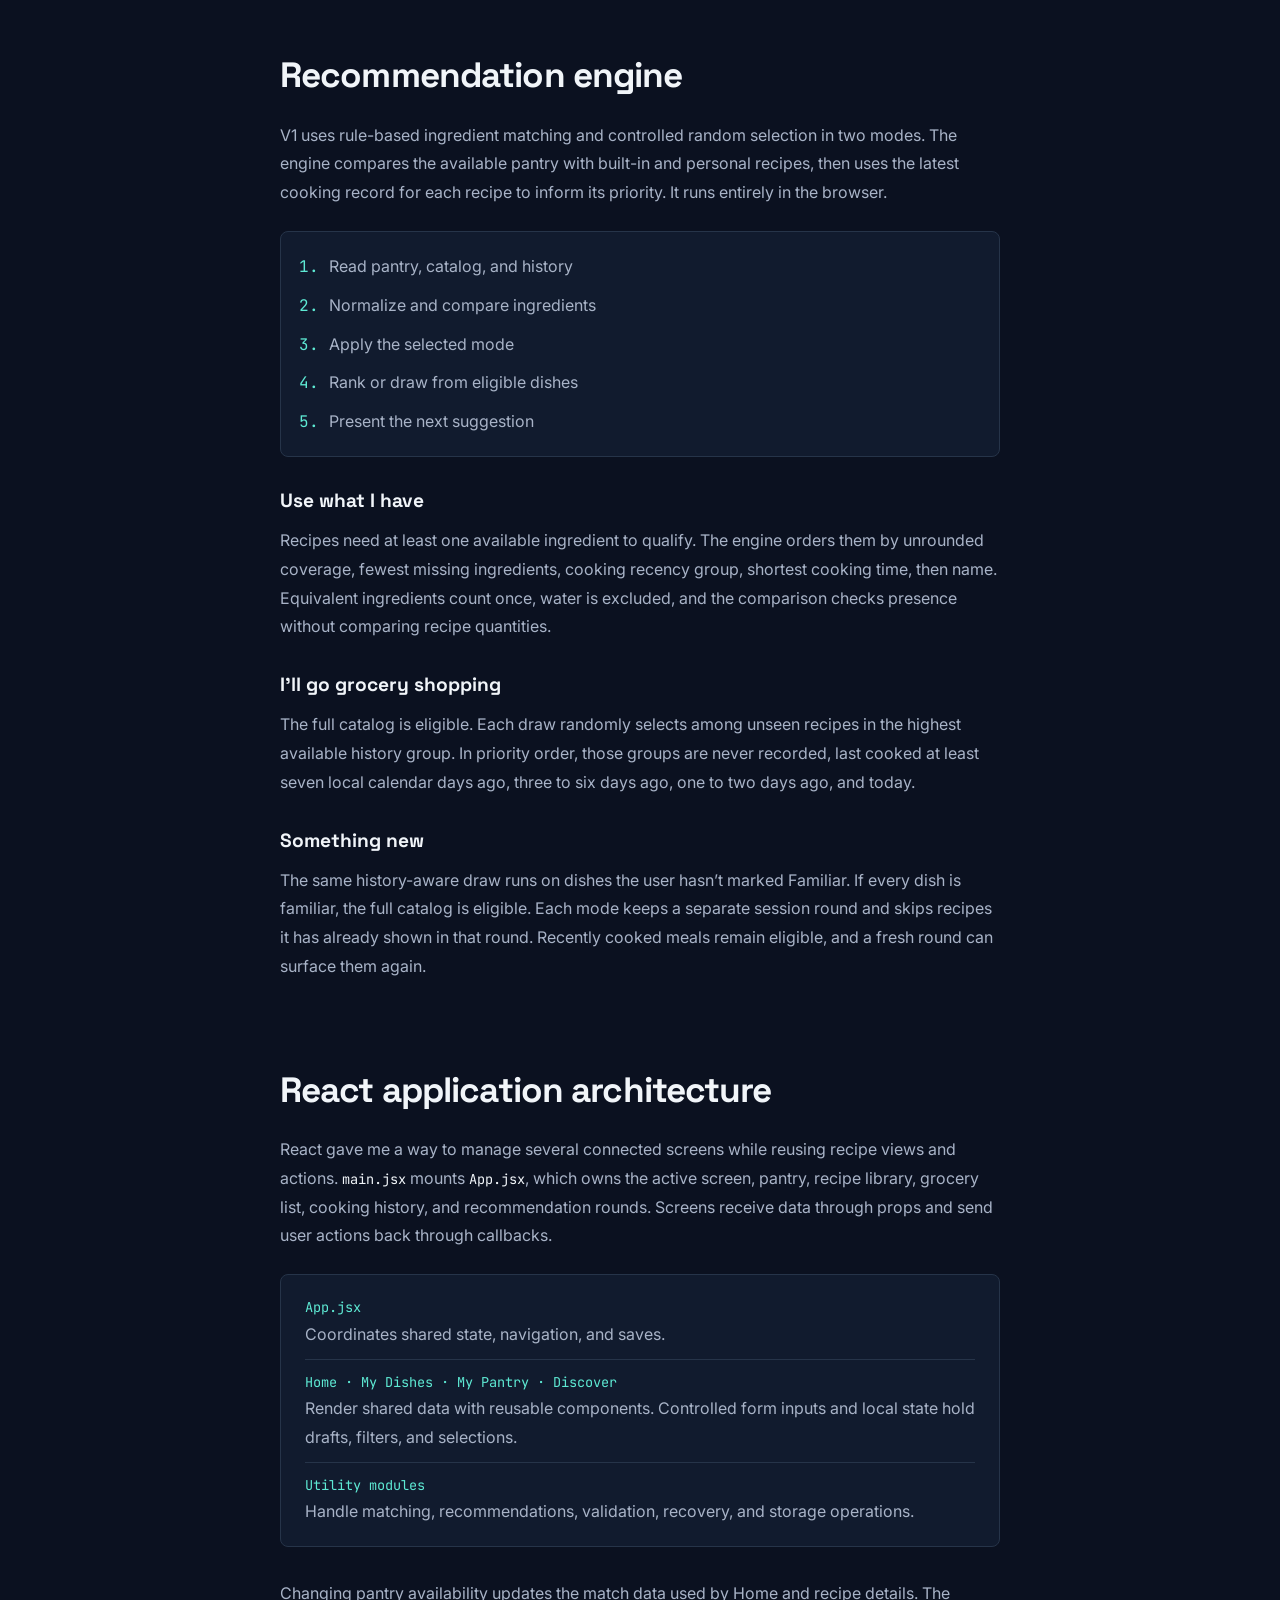
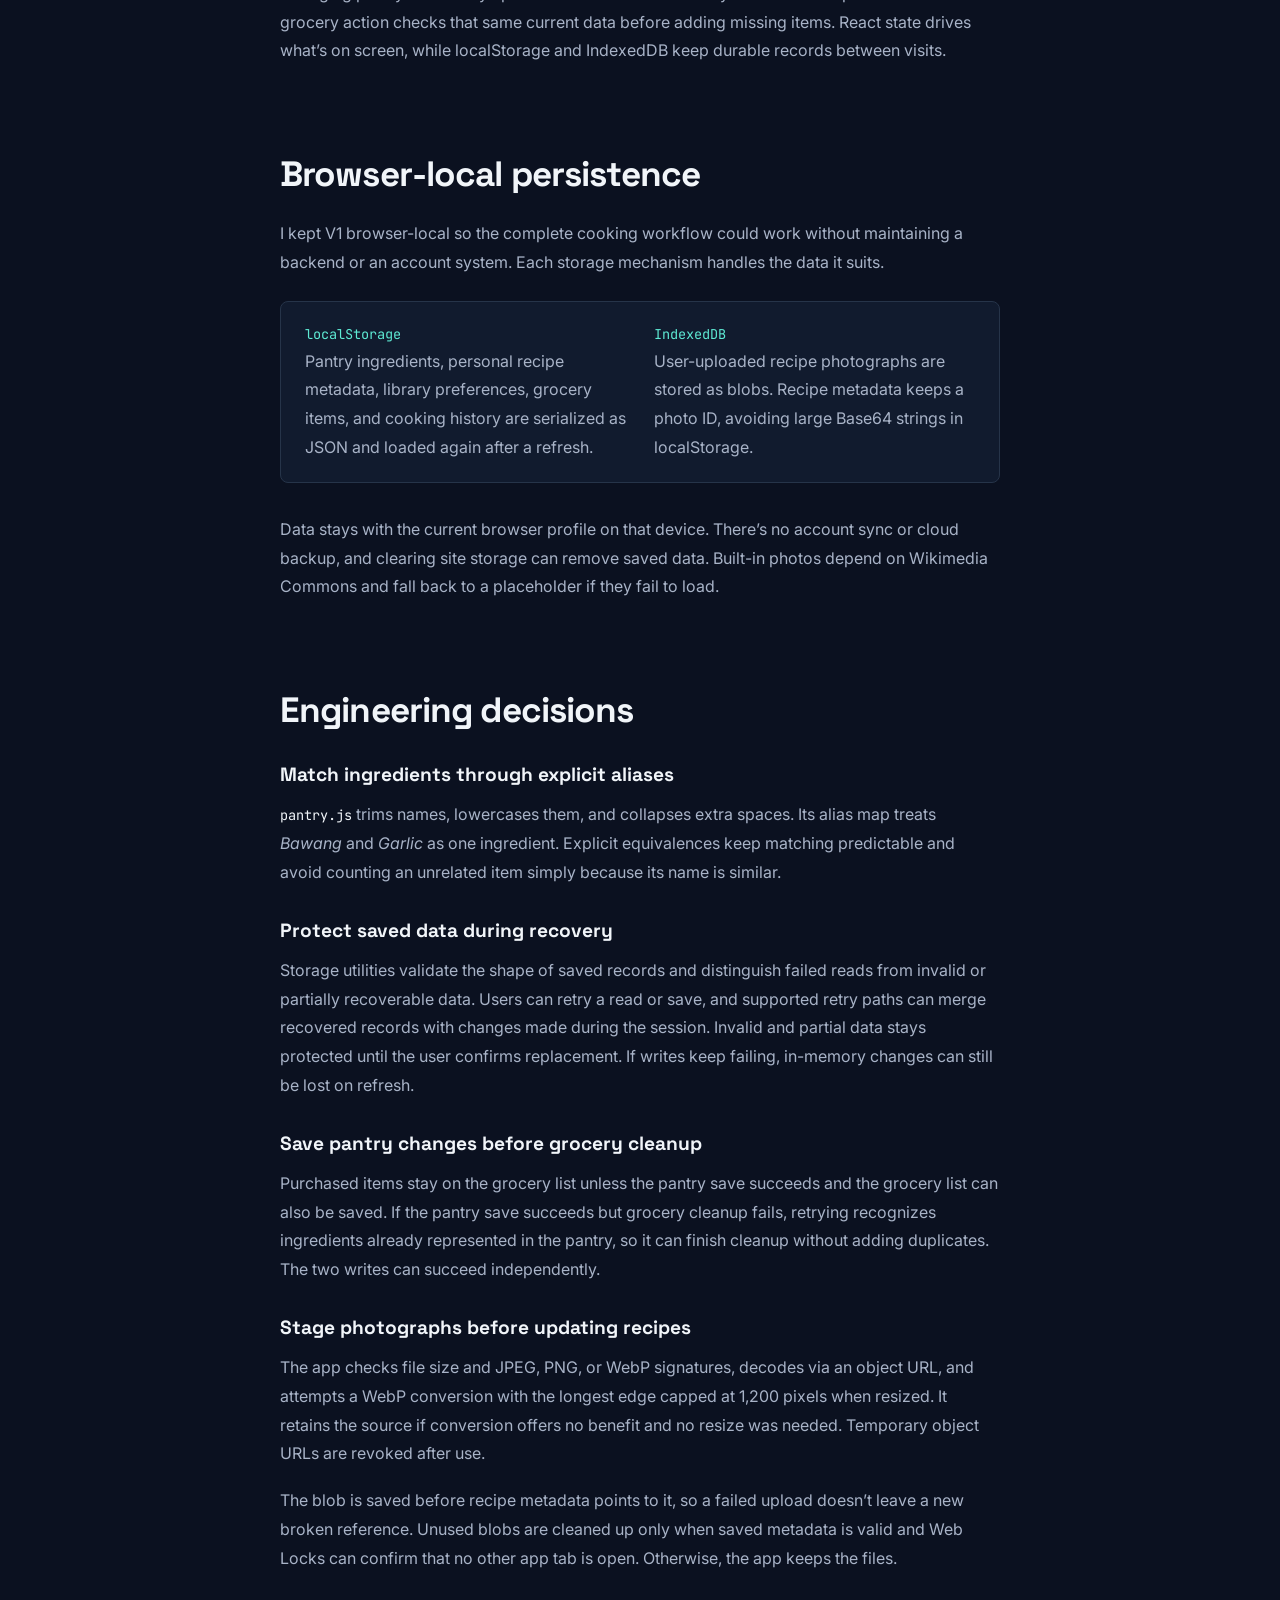
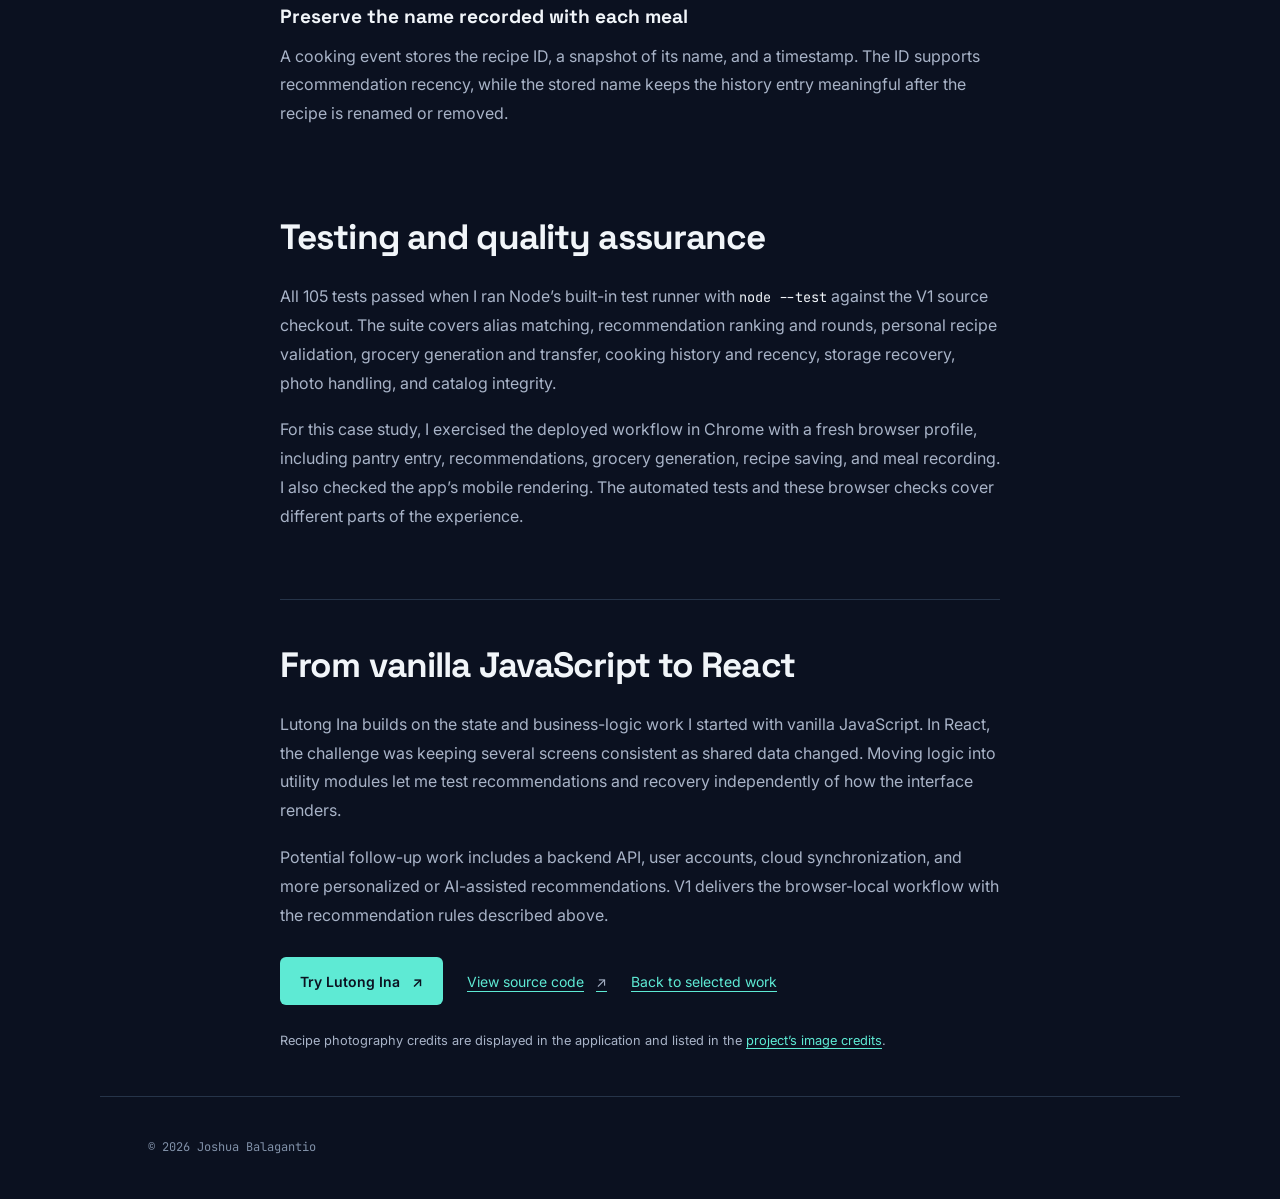
<file: projects/lutong-ina.html>
<!DOCTYPE html>
<html lang="en">
<head>
    <meta charset="UTF-8">
    <meta name="viewport" content="width=device-width, initial-scale=1.0">
    <meta name="description" content="Joshua Balagantio’s Lutong Ina case study on React application state, rule-based recipe recommendations, and browser-local persistence.">
    <title>Lutong Ina Case Study | Joshua Balagantio</title>

    <link rel="canonical" href="https://joshua-balagantio-web-dev-portfolio.onrender.com/projects/lutong-ina.html">

    <meta property="og:title" content="Lutong Ina Case Study | Joshua Balagantio">
    <meta property="og:description" content="Joshua Balagantio’s Lutong Ina case study on React application state, rule-based recipe recommendations, and browser-local persistence.">
    <meta property="og:type" content="article">
    <meta property="og:url" content="https://joshua-balagantio-web-dev-portfolio.onrender.com/projects/lutong-ina.html">
    <meta property="og:site_name" content="Joshua Balagantio | Web Developer Portfolio">
    <meta property="og:image" content="https://joshua-balagantio-web-dev-portfolio.onrender.com/assets/projects/Projects%20preview/lutong-ina-preview.webp">
    <meta property="og:image:type" content="image/webp">
    <meta property="og:image:width" content="1440">
    <meta property="og:image:height" content="900">
    <meta property="og:image:alt" content="Lutong Ina Home recommending Bistek Tagalog with 83% pantry ingredient coverage.">

    <meta name="twitter:card" content="summary_large_image">
    <meta name="twitter:title" content="Lutong Ina Case Study | Joshua Balagantio">
    <meta name="twitter:description" content="Joshua Balagantio’s Lutong Ina case study on React application state, rule-based recipe recommendations, and browser-local persistence.">
    <meta name="twitter:image" content="https://joshua-balagantio-web-dev-portfolio.onrender.com/assets/projects/Projects%20preview/lutong-ina-preview.webp">
    <meta name="twitter:image:alt" content="Lutong Ina Home recommending Bistek Tagalog with 83% pantry ingredient coverage.">
    <link rel="icon" type="image/svg+xml" href="../assets/favicon.svg">
    <link rel="preconnect" href="https://fonts.googleapis.com">
    <link rel="preconnect" href="https://fonts.gstatic.com" crossorigin>
    <link href="https://fonts.googleapis.com/css2?family=Inter:wght@400;500;600;700&amp;family=JetBrains+Mono:wght@400;500&amp;family=Space+Grotesk:wght@400;500;600;700&amp;display=swap" rel="stylesheet">
    <link rel="stylesheet" href="../styles.css">
    <link rel="stylesheet" href="../lutong-ina-case-study.css">
</head>
<body class="case-study">
    <a class="cs-skip" href="#case-study">Skip to case study</a>
    <nav class="cs-nav" aria-label="Case study navigation">
        <a href="../index.html#projects">&larr; Back to selected work</a>
        <a href="#contents">In this case study &darr;</a>
    </nav>
    <main id="case-study" class="cs-main" tabindex="-1">
        <article>
            <header class="cs-hero">
                <p class="cs-eyebrow">React Development / Personal Project</p>
                <h1>Lutong Ina</h1>
                <p class="cs-subtitle">Building a smarter way to decide what to cook</p>
                <p class="cs-intro">Lutong Ina is a Filipino cooking companion designed to make everyday meal decisions easier. It recommends dishes based on available ingredients, personal recipes, and cooking history, while helping users organize their pantry and grocery list.</p>
                <div class="cs-actions">
                    <a class="cs-primary" href="https://lutong-ina.onrender.com/">Try Lutong Ina <span aria-hidden="true">&nearr;</span></a>
                    <a href="https://github.com/jbalagantio/Lutong-ina">View source code <span aria-hidden="true">&nearr;</span></a>
                </div>
            </header>

            <figure class="cs-figure cs-hero-figure">
                <img src="../assets/projects/Projects%20preview/lutong-ina-preview.webp" width="1440" height="900" fetchpriority="high" alt="Lutong Ina Home in Use what I have mode, recommending Bistek Tagalog with five of six ingredients available and cooking oil missing.">
                <figcaption>Bistek Tagalog ranks first for this demo pantry at 83% coverage. Photo by <a href="https://commons.wikimedia.org/wiki/File:Bistek_Tagalog_DSCF3899.jpg">Joy D. Ganaden</a>, <a href="https://creativecommons.org/licenses/by-sa/4.0/">CC BY-SA 4.0</a>.</figcaption>
            </figure>

            <section aria-label="Project overview">
                <dl class="cs-meta">
                    <div><dt>Role</dt><dd>Design &amp; Web Development</dd></div>
                    <div><dt>Built with</dt><dd>React, JavaScript, Vite, CSS</dd></div>
                    <div><dt>Focus</dt><dd>Recommendation logic, application state, and data persistence</dd></div>
                    <div><dt>Storage</dt><dd>localStorage &amp; IndexedDB</dd></div>
                </dl>
                <ul class="cs-figures" aria-label="Catalog and test counts">
                    <li><strong>30</strong> Filipino recipes</li>
                    <li><strong>43</strong> recipe photographs</li>
                    <li><strong>105</strong> automated tests</li>
                </ul>
            </section>

            <nav id="contents" class="cs-contents" aria-label="In this case study">
                <a href="#challenge">The challenge</a>
                <a href="#experience">User experience</a>
                <a href="#recommendations">Recommendation engine</a>
                <a href="#architecture">React architecture</a>
                <a href="#persistence">Data persistence</a>
                <a href="#engineering">Engineering decisions</a>
                <a href="#testing">Testing</a>
                <a href="#reflection">Reflection</a>
            </nav>

            <div class="cs-article">
                <section id="challenge">
                    <p class="cs-eyebrow">The challenge</p>
                    <h2>Anong ulam na naman?</h2>
                    <p>Deciding what to cook means checking what’s already in the kitchen, remembering what you cooked recently, and deciding whether another grocery trip is worth it. A recipe catalog helps you find a dish when you know what you want. Lutong Ina starts with the decision itself.</p>
                    <p>The goal was to make that decision easier, use ingredients already on hand, and encourage variety while keeping familiar meals in rotation. Connecting the recommendation to the pantry and grocery list gives users a clear next step when they’re missing something.</p>
                </section>

                <section id="experience">
                    <h2>The user experience</h2>
                    <dl class="cs-screens">
                        <div><dt>Home</dt><dd>Choose a cooking mode, see a suggestion, and check what you have and what’s missing.</dd></div>
                        <div><dt>My Dishes</dt><dd>Keep saved catalog dishes and personal recipes together, manage Favorite and Familiar preferences, and review cooking history.</dd></div>
                        <div><dt>My Pantry</dt><dd>Mark ingredients available or out of stock and manage the grocery list in a separate view.</dd></div>
                        <div><dt>Discover</dt><dd>Browse or filter the built-in catalog, then open dishes for ingredients, instructions, and pantry coverage.</dd></div>
                    </dl>
                    <ol class="cs-flow" aria-label="From pantry to cooked meal">
                        <li>Stock pantry</li>
                        <li>Receive recommendation</li>
                        <li>Review missing ingredients</li>
                        <li>Create grocery list</li>
                        <li>Record cooked meal</li>
                    </ol>

                    <figure class="cs-figure">
                        <img src="../assets/lutong-ina-case-study/stocked-pantry.webp" width="1280" height="700" loading="lazy" alt="My Pantry with beef sirloin, calamansi juice, soy sauce, yellow onion, and garlic marked available.">
                        <figcaption>The five stocked ingredients drive the Bistek Tagalog recommendation shown above.</figcaption>
                    </figure>

                    <figure class="cs-figure">
                        <img src="../assets/lutong-ina-case-study/discover.webp" width="1280" height="900" loading="lazy" alt="Discover catalog with search and filters above illustrated cards for Beef Caldereta, Bicol Express, and Bistek Tagalog.">
                        <figcaption>Discover combines the built-in catalog with live pantry coverage, so browsing a dish also shows whether the ingredients are on hand.</figcaption>
                    </figure>

                    <p>From a recipe, users can add missing ingredients to the grocery list. Purchased items can then be explicitly transferred to the pantry. The pantry tracks availability. Recording a cooked meal leaves availability and grocery items as they were and informs future recommendations.</p>

                    <figure class="cs-figure">
                        <img src="../assets/lutong-ina-case-study/grocery-list.webp" width="1280" height="580" loading="lazy" alt="Lutong Ina Grocery List containing cooking oil, added as the missing ingredient from the Bistek Tagalog suggestion.">
                        <figcaption>Cooking oil is carried into the grocery list from the recommendation. Checking it off and transferring it to the pantry are separate actions.</figcaption>
                    </figure>

                    <figure class="cs-figure">
                        <img src="../assets/lutong-ina-case-study/my-dishes.webp" width="1280" height="630" loading="lazy" alt="My Dishes recipe library with a personal Garlic Fried Rice recipe and saved Bistek Tagalog and Beef Caldereta recipes.">
                        <figcaption>My Dishes brings personal and saved recipes together. Cooking History is available from the same screen.</figcaption>
                    </figure>
                </section>

                <section id="recommendations">
                    <h2>Recommendation engine</h2>
                    <p>V1 uses rule-based ingredient matching and controlled random selection in two modes. The engine compares the available pantry with built-in and personal recipes, then uses the latest cooking record for each recipe to inform its priority. It runs entirely in the browser.</p>
                    <ol class="cs-flow" aria-label="Recommendation engine flow">
                        <li>Read pantry, catalog, and history</li>
                        <li>Normalize and compare ingredients</li>
                        <li>Apply the selected mode</li>
                        <li>Rank or draw from eligible dishes</li>
                        <li>Present the next suggestion</li>
                    </ol>

                    <h3>Use what I have</h3>
                    <p>Recipes need at least one available ingredient to qualify. The engine orders them by unrounded coverage, fewest missing ingredients, cooking recency group, shortest cooking time, then name. Equivalent ingredients count once, water is excluded, and the comparison checks presence without comparing recipe quantities.</p>

                    <h3>I’ll go grocery shopping</h3>
                    <p>The full catalog is eligible. Each draw randomly selects among unseen recipes in the highest available history group. In priority order, those groups are never recorded, last cooked at least seven local calendar days ago, three to six days ago, one to two days ago, and today.</p>

                    <h3>Something new</h3>
                    <p>The same history-aware draw runs on dishes the user hasn’t marked Familiar. If every dish is familiar, the full catalog is eligible. Each mode keeps a separate session round and skips recipes it has already shown in that round. Recently cooked meals remain eligible, and a fresh round can surface them again.</p>
                </section>

                <section id="architecture">
                    <h2>React application architecture</h2>
                    <p>React gave me a way to manage several connected screens while reusing recipe views and actions. <code>main.jsx</code> mounts <code>App.jsx</code>, which owns the active screen, pantry, recipe library, grocery list, cooking history, and recommendation rounds. Screens receive data through props and send user actions back through callbacks.</p>

                    <dl class="cs-layers" aria-label="React architecture and responsibilities">
                        <div><dt>App.jsx</dt><dd>Coordinates shared state, navigation, and saves.</dd></div>
                        <div><dt>Home · My Dishes · My Pantry · Discover</dt><dd>Render shared data with reusable components. Controlled form inputs and local state hold drafts, filters, and selections.</dd></div>
                        <div><dt>Utility modules</dt><dd>Handle matching, recommendations, validation, recovery, and storage operations.</dd></div>
                    </dl>

                    <p>Changing pantry availability updates the match data used by Home and recipe details. The grocery action checks that same current data before adding missing items. React state drives what’s on screen, while localStorage and IndexedDB keep durable records between visits.</p>
                </section>

                <section id="persistence">
                    <h2>Browser-local persistence</h2>
                    <p>I kept V1 browser-local so the complete cooking workflow could work without maintaining a backend or an account system. Each storage mechanism handles the data it suits.</p>

                    <dl class="cs-storage">
                        <div>
                            <dt>localStorage</dt>
                            <dd>Pantry ingredients, personal recipe metadata, library preferences, grocery items, and cooking history are serialized as JSON and loaded again after a refresh.</dd>
                        </div>
                        <div>
                            <dt>IndexedDB</dt>
                            <dd>User-uploaded recipe photographs are stored as blobs. Recipe metadata keeps a photo ID, avoiding large Base64 strings in localStorage.</dd>
                        </div>
                    </dl>

                    <p>Data stays with the current browser profile on that device. There’s no account sync or cloud backup, and clearing site storage can remove saved data. Built-in photos depend on Wikimedia Commons and fall back to a placeholder if they fail to load.</p>
                </section>

                <section id="engineering">
                    <h2>Engineering decisions</h2>

                    <h3>Match ingredients through explicit aliases</h3>
                    <p><code>pantry.js</code> trims names, lowercases them, and collapses extra spaces. Its alias map treats <em>Bawang</em> and <em>Garlic</em> as one ingredient. Explicit equivalences keep matching predictable and avoid counting an unrelated item simply because its name is similar.</p>

                    <h3>Protect saved data during recovery</h3>
                    <p>Storage utilities validate the shape of saved records and distinguish failed reads from invalid or partially recoverable data. Users can retry a read or save, and supported retry paths can merge recovered records with changes made during the session. Invalid and partial data stays protected until the user confirms replacement. If writes keep failing, in-memory changes can still be lost on refresh.</p>

                    <h3>Save pantry changes before grocery cleanup</h3>
                    <p>Purchased items stay on the grocery list unless the pantry save succeeds and the grocery list can also be saved. If the pantry save succeeds but grocery cleanup fails, retrying recognizes ingredients already represented in the pantry, so it can finish cleanup without adding duplicates. The two writes can succeed independently.</p>

                    <h3>Stage photographs before updating recipes</h3>
                    <p>The app checks file size and JPEG, PNG, or WebP signatures, decodes via an object URL, and attempts a WebP conversion with the longest edge capped at 1,200 pixels when resized. It retains the source if conversion offers no benefit and no resize was needed. Temporary object URLs are revoked after use.</p>
                    <p>The blob is saved before recipe metadata points to it, so a failed upload doesn’t leave a new broken reference. Unused blobs are cleaned up only when saved metadata is valid and Web Locks can confirm that no other app tab is open. Otherwise, the app keeps the files.</p>

                    <h3>Preserve the name recorded with each meal</h3>
                    <p>A cooking event stores the recipe ID, a snapshot of its name, and a timestamp. The ID supports recommendation recency, while the stored name keeps the history entry meaningful after the recipe is renamed or removed.</p>
                </section>

                <section id="testing">
                    <h2>Testing and quality assurance</h2>
                    <p>All 105 tests passed when I ran Node’s built-in test runner with <code>node --test</code> against the V1 source checkout. The suite covers alias matching, recommendation ranking and rounds, personal recipe validation, grocery generation and transfer, cooking history and recency, storage recovery, photo handling, and catalog integrity.</p>
                    <p>For this case study, I exercised the deployed workflow in Chrome with a fresh browser profile, including pantry entry, recommendations, grocery generation, recipe saving, and meal recording. I also checked the app’s mobile rendering. The automated tests and these browser checks cover different parts of the experience.</p>
                </section>

                <section id="reflection" class="cs-explore">
                    <h2>From vanilla JavaScript to React</h2>
                    <p>Lutong Ina builds on the state and business-logic work I started with vanilla JavaScript. In React, the challenge was keeping several screens consistent as shared data changed. Moving logic into utility modules let me test recommendations and recovery independently of how the interface renders.</p>
                    <p>Potential follow-up work includes a backend API, user accounts, cloud synchronization, and more personalized or AI-assisted recommendations. V1 delivers the browser-local workflow with the recommendation rules described above.</p>
                    <div class="cs-actions">
                        <a class="cs-primary" href="https://lutong-ina.onrender.com/">Try Lutong Ina <span aria-hidden="true">&nearr;</span></a>
                        <a href="https://github.com/jbalagantio/Lutong-ina">View source code <span aria-hidden="true">&nearr;</span></a>
                        <a href="../index.html#projects">Back to selected work</a>
                    </div>
                    <p class="cs-credits">Recipe photography credits are displayed in the application and listed in the <a href="https://github.com/jbalagantio/Lutong-ina/blob/main/IMAGE_CREDITS.md">project’s image credits</a>.</p>
                </section>
            </div>
        </article>
    </main>
    <footer class="cs-footer"><p>&copy; 2026 Joshua Balagantio</p></footer>
</body>
</html>
</file>
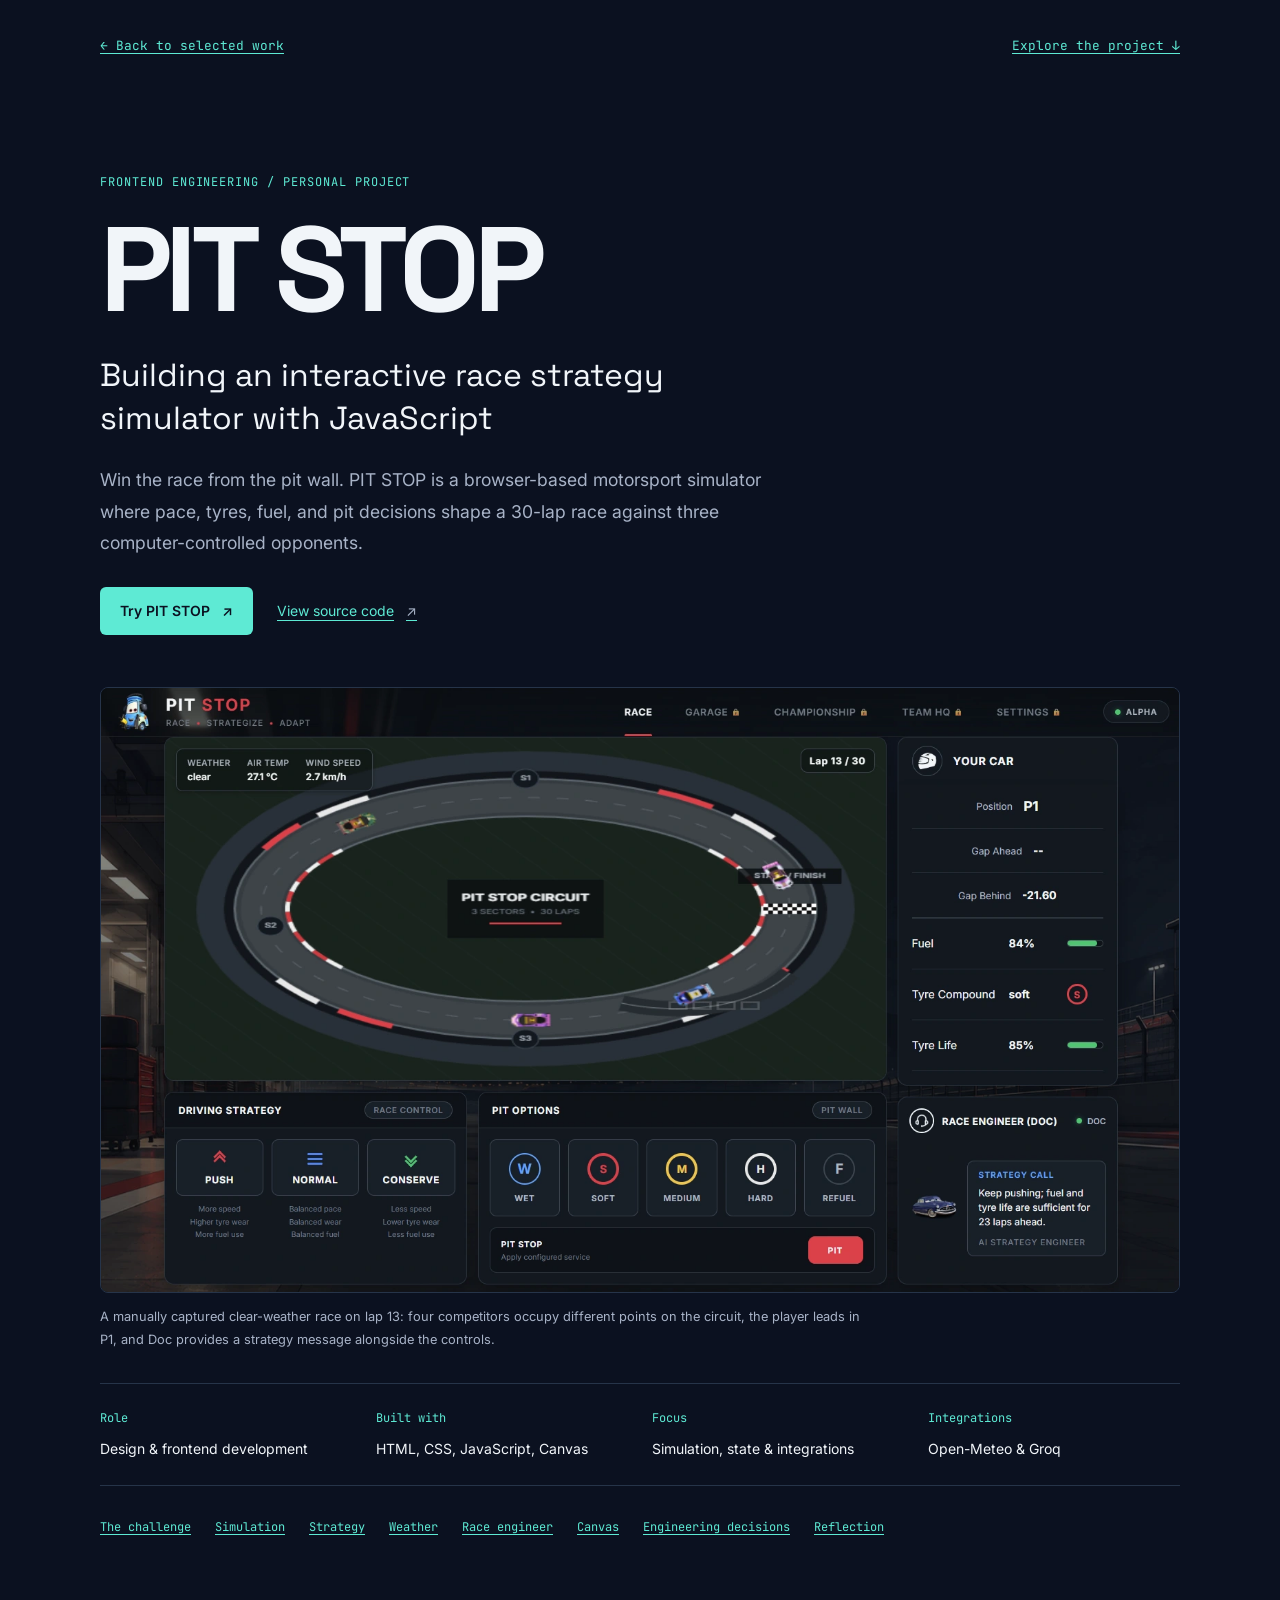
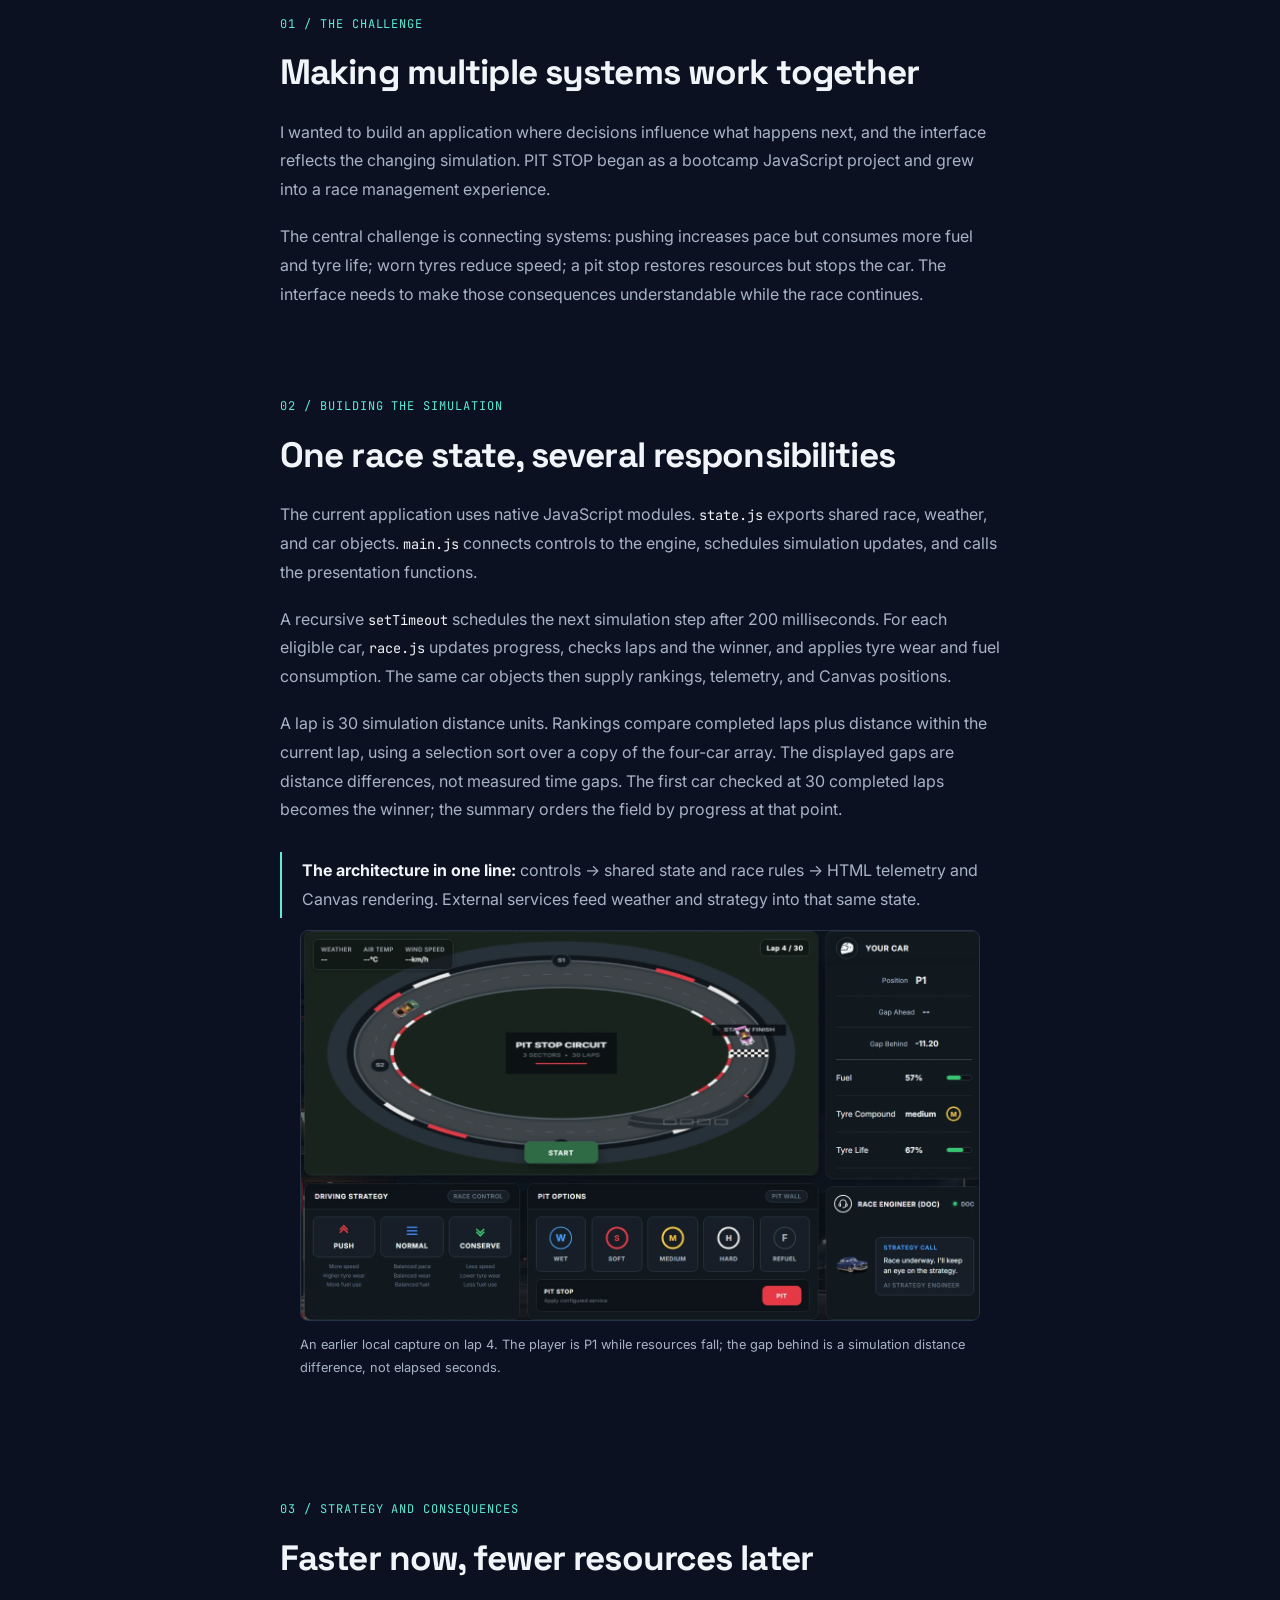
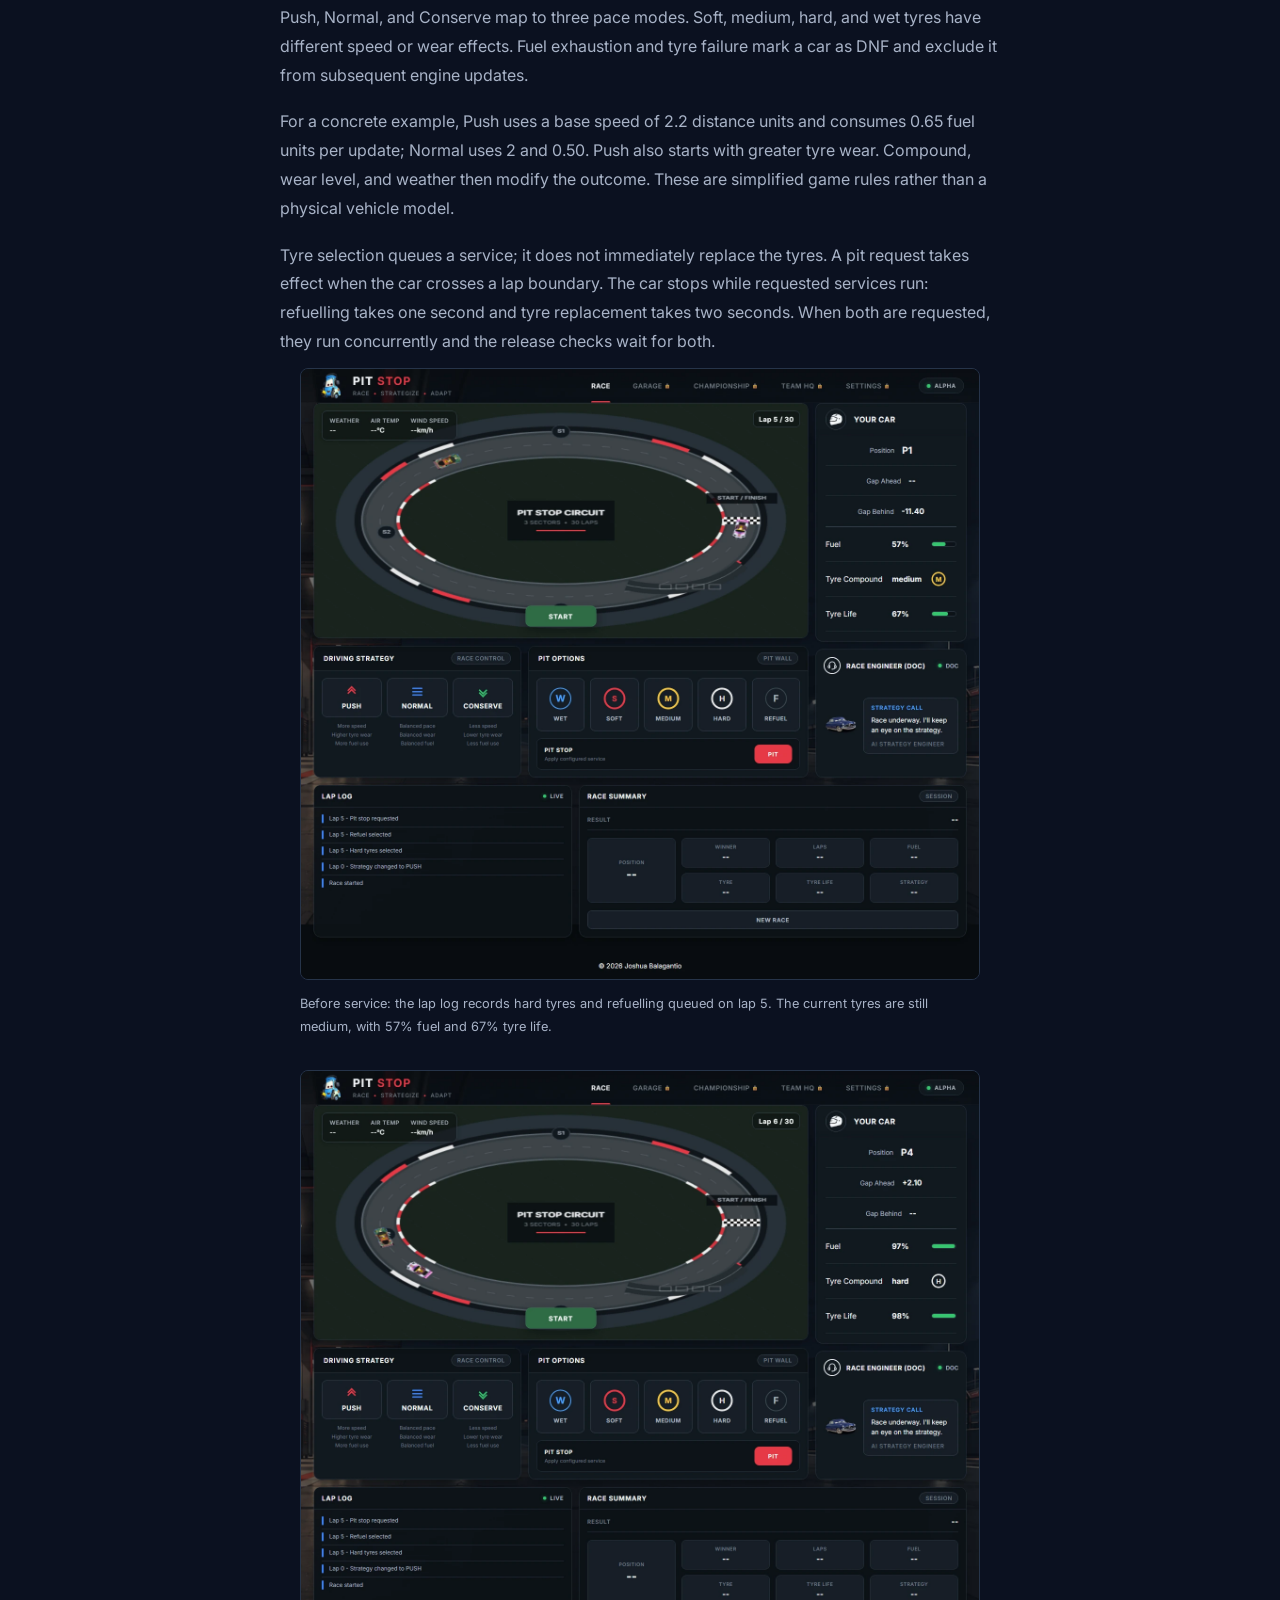
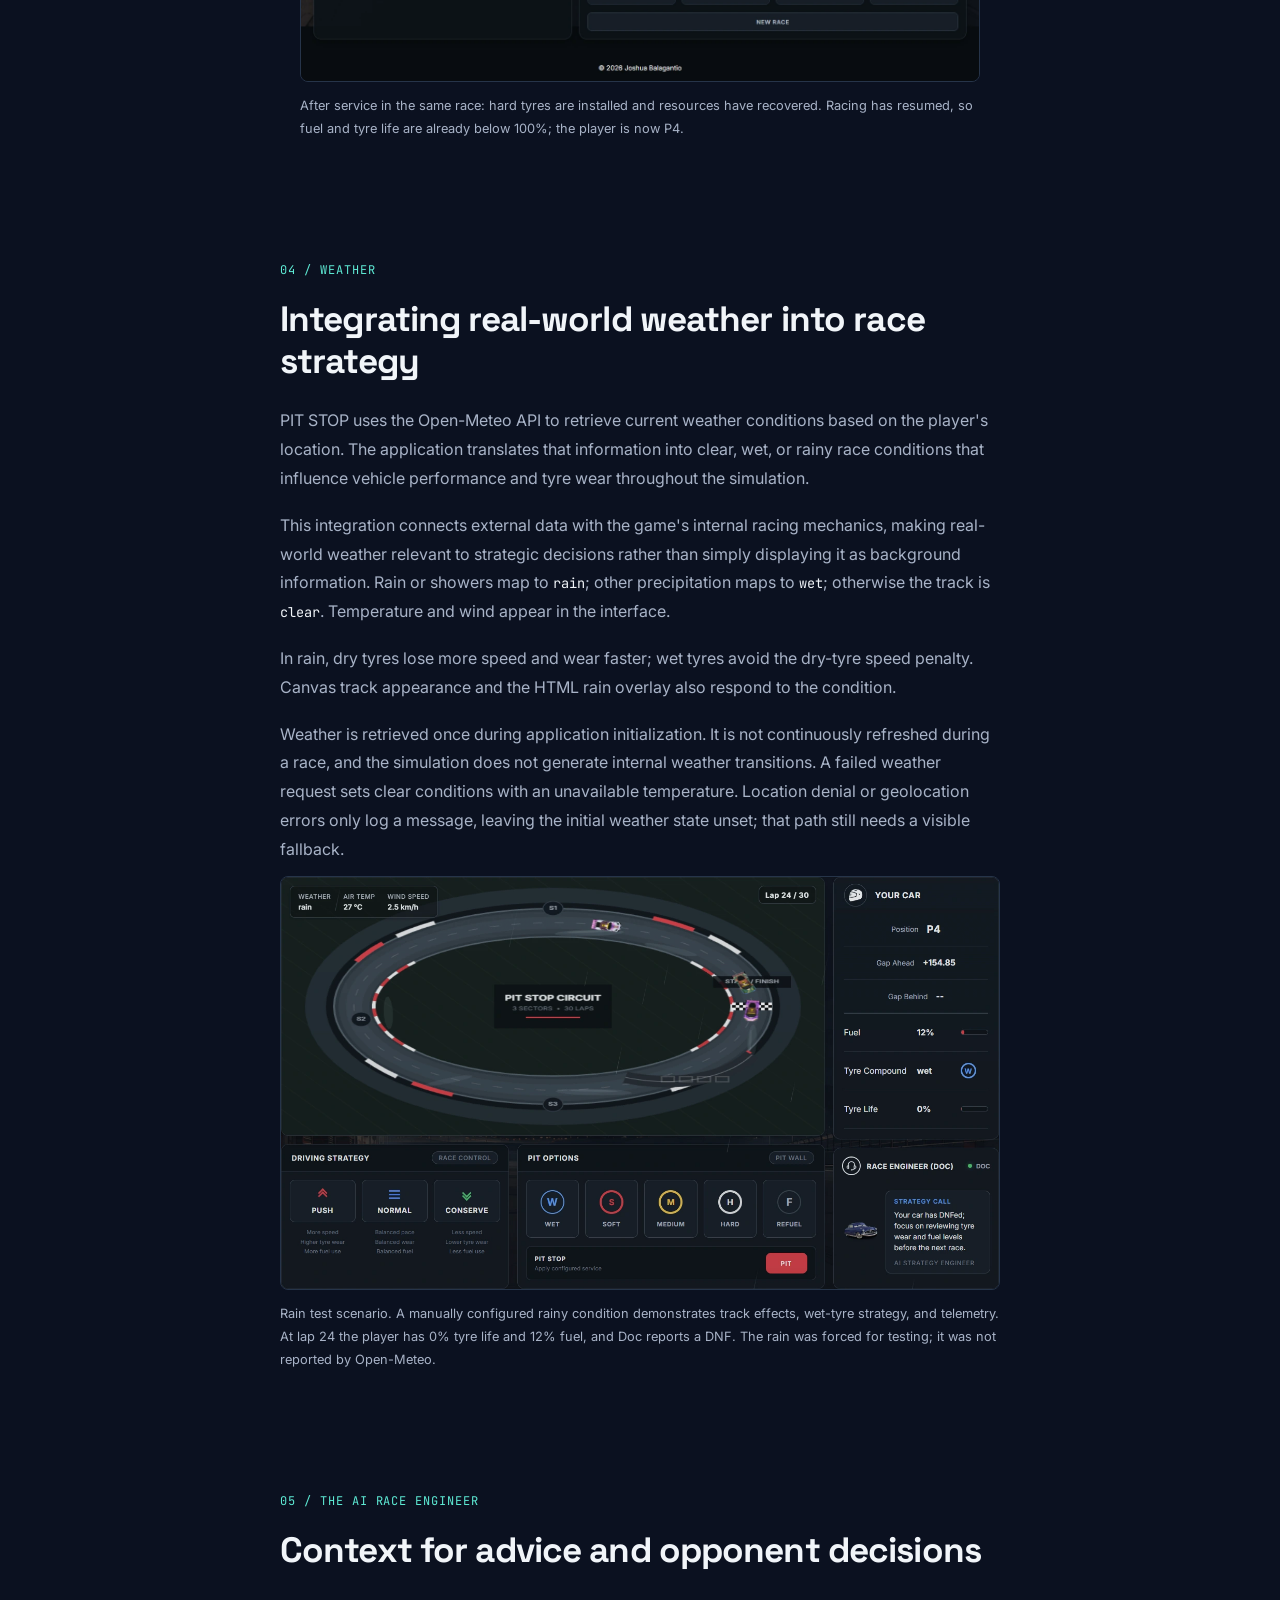
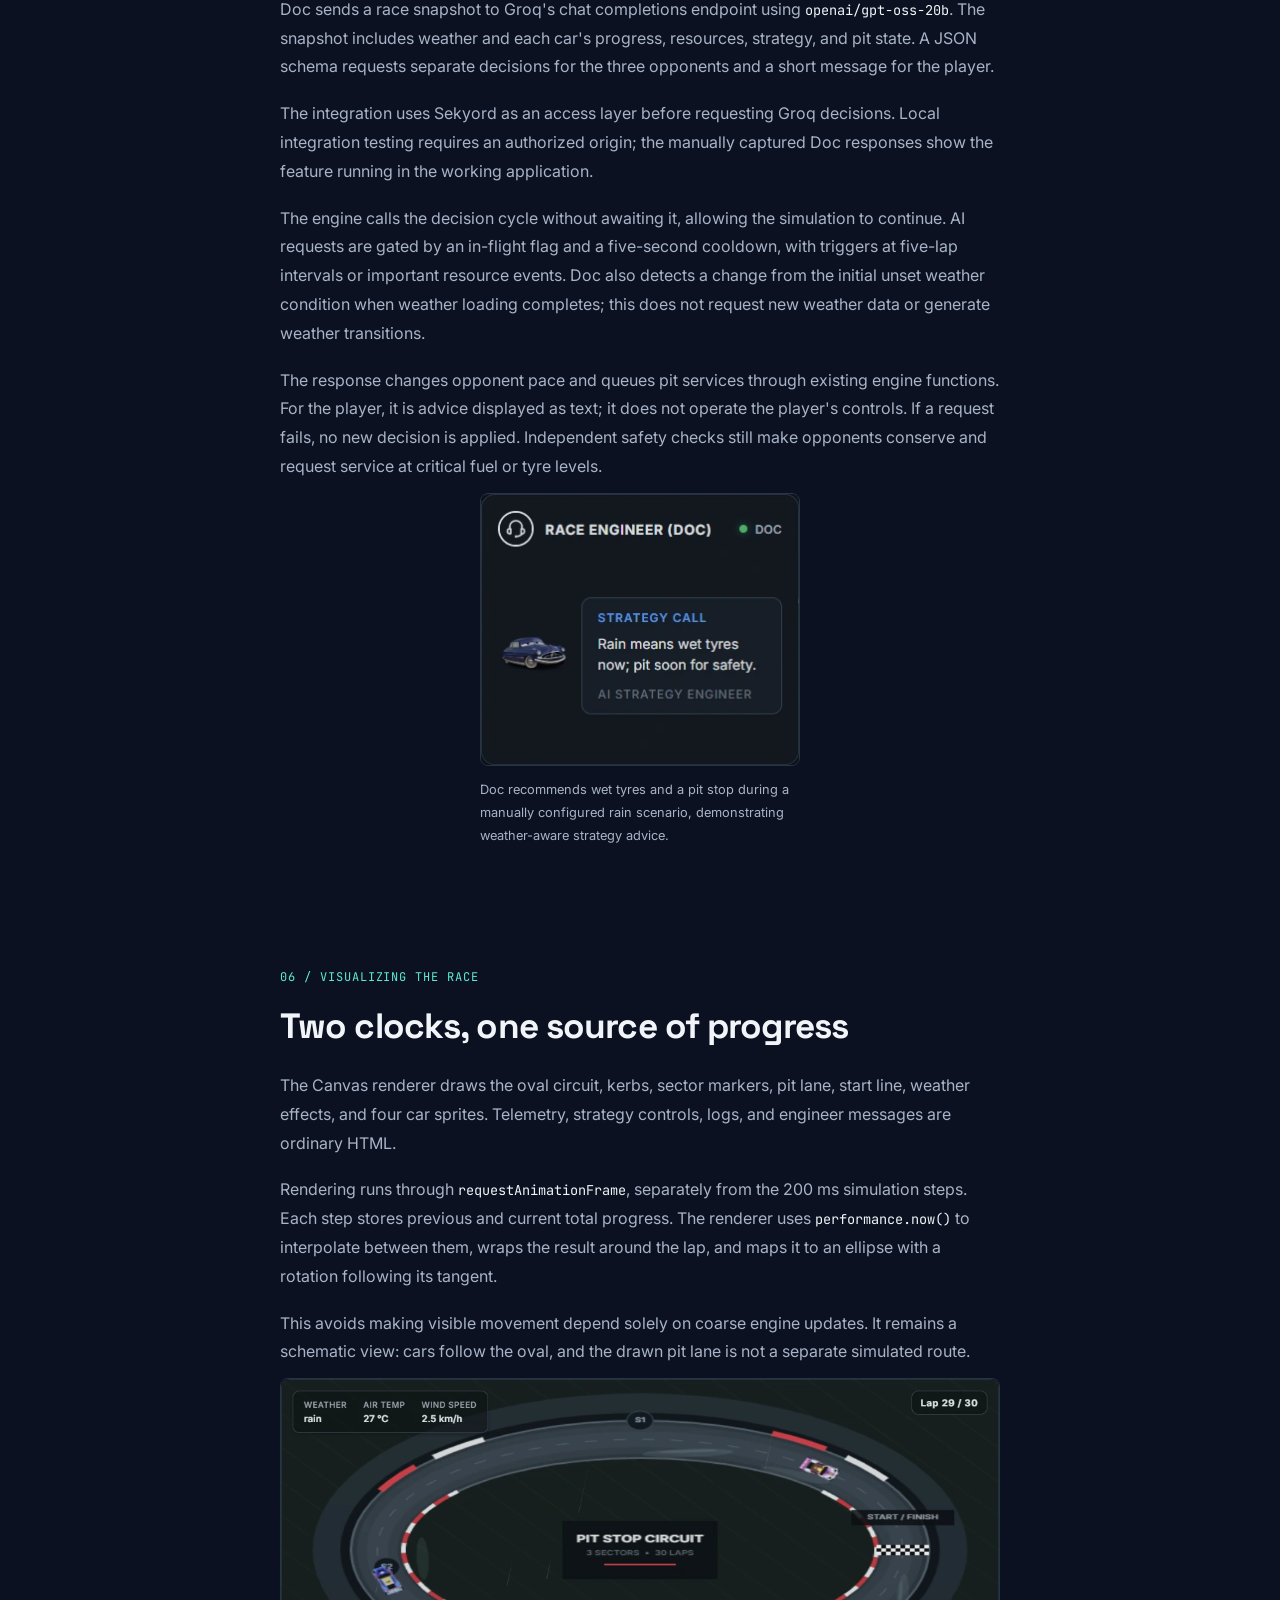
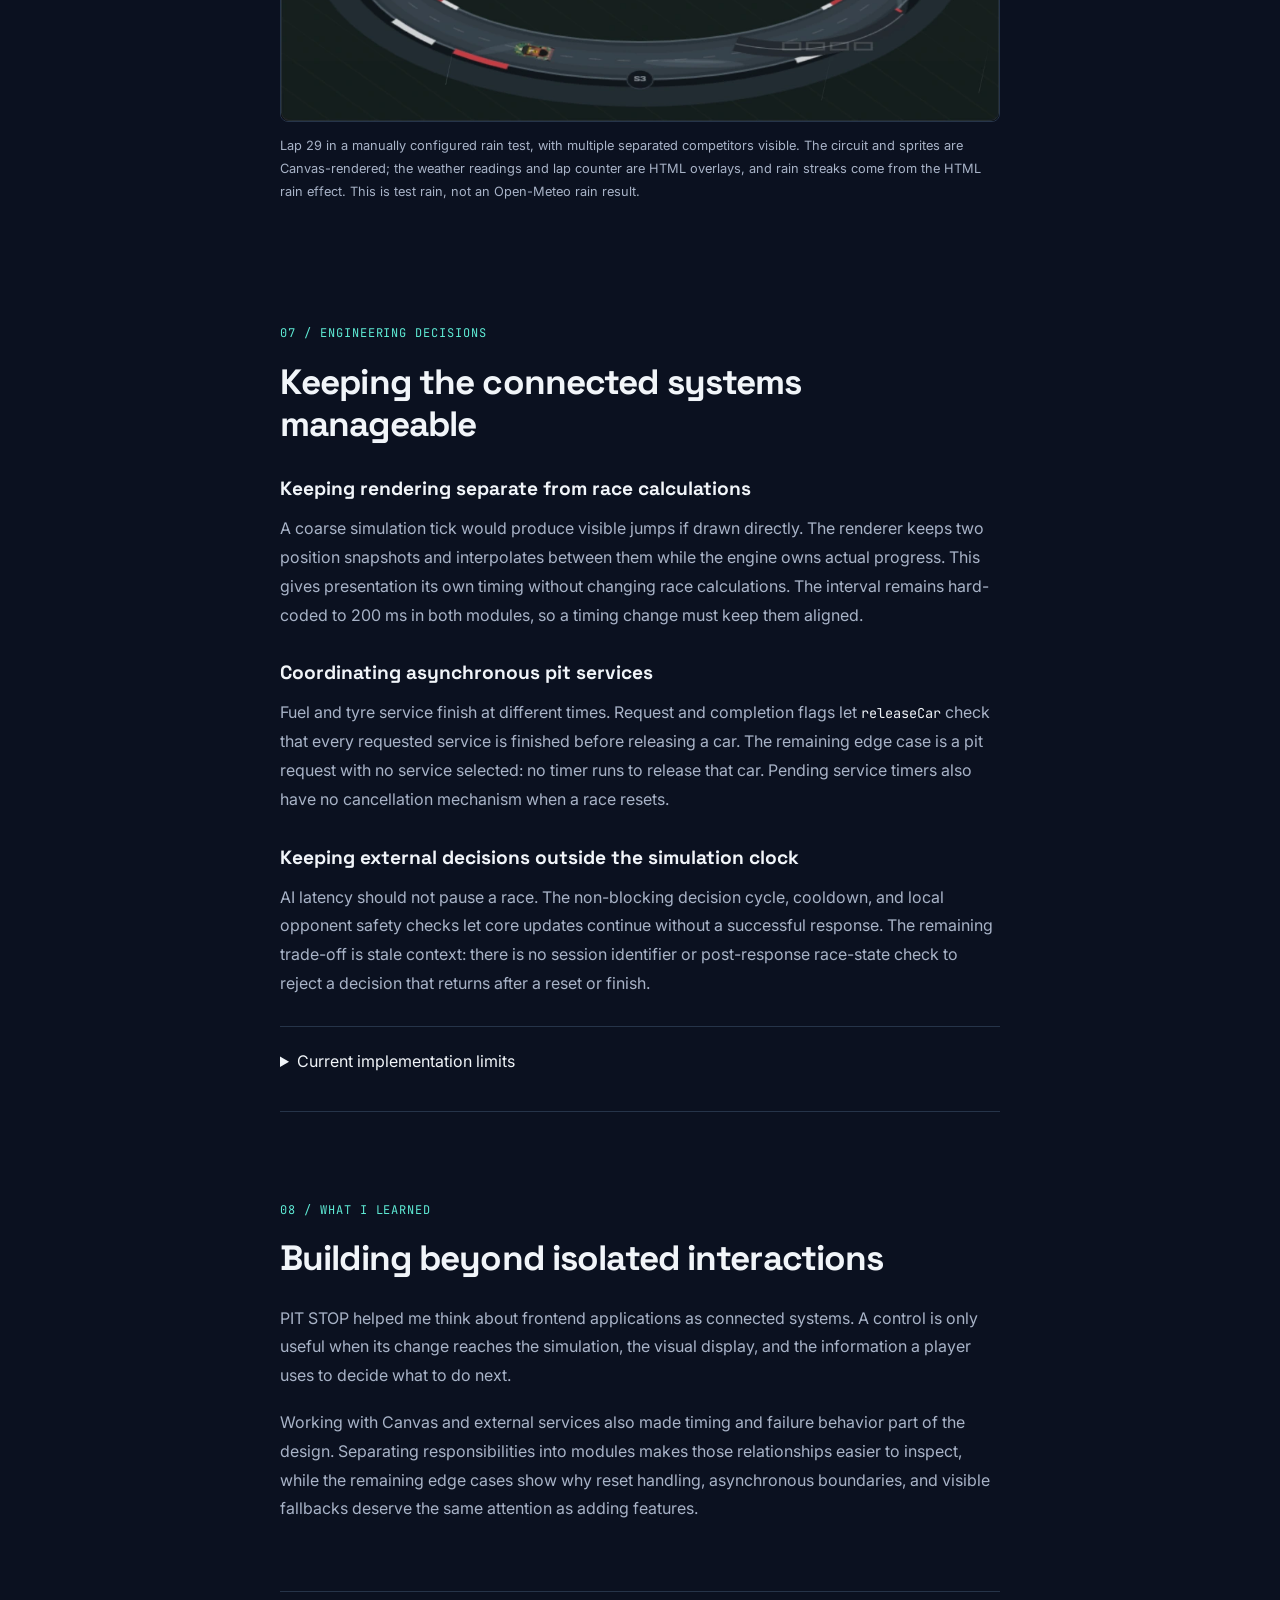
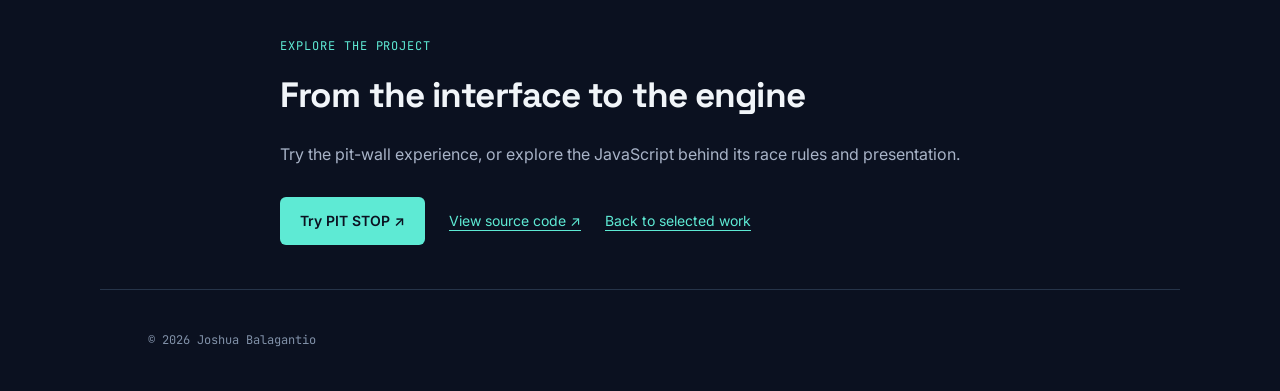
<file: projects/pit-stop.html>
<!DOCTYPE html>
<html lang="en">
<head>
    <meta charset="UTF-8">
    <meta name="viewport" content="width=device-width, initial-scale=1.0">
    <meta name="description" content="Joshua Balagantio's PIT STOP case study: race strategy, shared JavaScript state, Canvas rendering, weather, and AI opponents.">
    <title>PIT STOP Case Study | Joshua Balagantio</title>

    <link rel="canonical" href="https://joshua-balagantio-web-dev-portfolio.onrender.com/projects/pit-stop.html">

    <meta property="og:title" content="PIT STOP Case Study | Joshua Balagantio">
    <meta property="og:description" content="Joshua Balagantio's PIT STOP case study: race strategy, shared JavaScript state, Canvas rendering, weather, and AI opponents.">
    <meta property="og:type" content="article">
    <meta property="og:url" content="https://joshua-balagantio-web-dev-portfolio.onrender.com/projects/pit-stop.html">
    <meta property="og:site_name" content="Joshua Balagantio | Web Developer Portfolio">
    <meta property="og:image" content="https://joshua-balagantio-web-dev-portfolio.onrender.com/assets/pit-stop-case-study/hero.webp">
    <meta property="og:image:type" content="image/webp">
    <meta property="og:image:width" content="1567">
    <meta property="og:image:height" content="878">
    <meta property="og:image:alt" content="PIT STOP race dashboard showing the circuit, race order, and pit strategy controls.">

    <meta name="twitter:card" content="summary_large_image">
    <meta name="twitter:title" content="PIT STOP Case Study | Joshua Balagantio">
    <meta name="twitter:description" content="Joshua Balagantio's PIT STOP case study: race strategy, shared JavaScript state, Canvas rendering, weather, and AI opponents.">
    <meta name="twitter:image" content="https://joshua-balagantio-web-dev-portfolio.onrender.com/assets/pit-stop-case-study/hero.webp">
    <meta name="twitter:image:alt" content="PIT STOP race dashboard showing the circuit, race order, and pit strategy controls.">
    <link rel="icon" type="image/svg+xml" href="../assets/favicon.svg">
    <link rel="preconnect" href="https://fonts.googleapis.com">
    <link rel="preconnect" href="https://fonts.gstatic.com" crossorigin>
    <link href="https://fonts.googleapis.com/css2?family=Inter:wght@400;500;600;700&amp;family=JetBrains+Mono:wght@400;500&amp;family=Space+Grotesk:wght@400;500;600;700&amp;display=swap" rel="stylesheet">
    <link rel="stylesheet" href="../styles.css">
    <link rel="stylesheet" href="../pit-stop-case-study.css?v=image-sizing-3">
</head>
<body class="case-study">
    <a class="cs-skip" href="#case-study">Skip to case study</a>
    <nav class="cs-nav" aria-label="Case study navigation">
        <a href="../index.html#projects">&larr; Back to selected work</a>
        <a href="#explore">Explore the project &darr;</a>
    </nav>
    <main id="case-study" class="cs-main" tabindex="-1">
        <article>
            <header class="cs-hero">
                <p class="cs-eyebrow">Frontend engineering / Personal project</p>
                <h1>PIT STOP</h1>
                <p class="cs-subtitle">Building an interactive race strategy simulator with JavaScript</p>
                <p class="cs-intro">Win the race from the pit wall. PIT STOP is a browser-based motorsport simulator where pace, tyres, fuel, and pit decisions shape a 30-lap race against three computer-controlled opponents.</p>
                <div class="cs-actions">
                    <a class="cs-primary" href="https://jbalagantio.github.io/PIT-STOP/">Try PIT STOP <span aria-hidden="true">&nearr;</span></a>
                    <a href="https://github.com/jbalagantio/PIT-STOP">View source code <span aria-hidden="true">&nearr;</span></a>
                </div>
            </header>
            <figure class="cs-figure cs-wide cs-hero-figure">
                <img src="../assets/pit-stop-case-study/hero.webp" width="1567" height="878" fetchpriority="high" alt="Clear-weather PIT STOP race on lap 13 of 30 with four separated competitors, player in P1, 84% fuel, soft tyres at 85% life, strategy controls and a genuine Doc message.">
                <figcaption>A manually captured clear-weather race on lap 13: four competitors occupy different points on the circuit, the player leads in P1, and Doc provides a strategy message alongside the controls.</figcaption>
            </figure>
            <dl class="cs-meta">
                <div><dt>Role</dt><dd>Design &amp; frontend development</dd></div>
                <div><dt>Built with</dt><dd>HTML, CSS, JavaScript, Canvas</dd></div>
                <div><dt>Focus</dt><dd>Simulation, state &amp; integrations</dd></div>
                <div><dt>Integrations</dt><dd>Open-Meteo &amp; Groq</dd></div>
            </dl>
            <nav class="cs-contents" aria-label="In this case study">
                <a href="#challenge">The challenge</a><a href="#simulation">Simulation</a><a href="#strategy">Strategy</a><a href="#weather">Weather</a><a href="#engineer">Race engineer</a><a href="#canvas">Canvas</a><a href="#engineering">Engineering decisions</a><a href="#learning">Reflection</a>
            </nav>
            <div class="cs-article">
                <section id="challenge">
                    <p class="cs-eyebrow">01 / The challenge</p>
                    <h2>Making multiple systems work together</h2>
                    <p>I wanted to build an application where decisions influence what happens next, and the interface reflects the changing simulation. PIT STOP began as a bootcamp JavaScript project and grew into a race management experience.</p>
                    <p>The central challenge is connecting systems: pushing increases pace but consumes more fuel and tyre life; worn tyres reduce speed; a pit stop restores resources but stops the car. The interface needs to make those consequences understandable while the race continues.</p>
                </section>
                <section id="simulation">
                    <p class="cs-eyebrow">02 / Building the simulation</p>
                    <h2>One race state, several responsibilities</h2>
                    <p>The current application uses native JavaScript modules. <code>state.js</code> exports shared race, weather, and car objects. <code>main.js</code> connects controls to the engine, schedules simulation updates, and calls the presentation functions.</p>
                    <p>A recursive <code>setTimeout</code> schedules the next simulation step after 200 milliseconds. For each eligible car, <code>race.js</code> updates progress, checks laps and the winner, and applies tyre wear and fuel consumption. The same car objects then supply rankings, telemetry, and Canvas positions.</p>
                    <p>A lap is 30 simulation distance units. Rankings compare completed laps plus distance within the current lap, using a selection sort over a copy of the four-car array. The displayed gaps are distance differences, not measured time gaps. The first car checked at 30 completed laps becomes the winner; the summary orders the field by progress at that point.</p>
                    <aside class="cs-note"><p><strong>The architecture in one line:</strong> controls &rarr; shared state and race rules &rarr; HTML telemetry and Canvas rendering. External services feed weather and strategy into that same state.</p></aside>
                    <figure class="cs-figure cs-figure-progress">
                        <img src="../assets/pit-stop-case-study/race-progress.webp" width="1386" height="796" loading="lazy" alt="Race progression on lap 4: the player leads in P1 with a distance gap of 11.20 behind, 57% fuel, and 67% medium tyre life.">
                        <figcaption>An earlier local capture on lap 4. The player is P1 while resources fall; the gap behind is a simulation distance difference, not elapsed seconds.</figcaption>
                    </figure>
                </section>
                <section id="strategy">
                    <p class="cs-eyebrow">03 / Strategy and consequences</p>
                    <h2>Faster now, fewer resources later</h2>
                    <p>Push, Normal, and Conserve map to three pace modes. Soft, medium, hard, and wet tyres have different speed or wear effects. Fuel exhaustion and tyre failure mark a car as DNF and exclude it from subsequent engine updates.</p>
                    <p>For a concrete example, Push uses a base speed of 2.2 distance units and consumes 0.65 fuel units per update; Normal uses 2 and 0.50. Push also starts with greater tyre wear. Compound, wear level, and weather then modify the outcome. These are simplified game rules rather than a physical vehicle model.</p>
                    <p>Tyre selection queues a service; it does not immediately replace the tyres. A pit request takes effect when the car crosses a lap boundary. The car stops while requested services run: refuelling takes one second and tyre replacement takes two seconds. When both are requested, they run concurrently and the release checks wait for both.</p>
                    <figure class="cs-figure cs-figure-strategy">
                        <img src="../assets/pit-stop-case-study/strategy-before.webp" width="1440" height="1296" loading="lazy" alt="Before pit service on lap 5: player in P1 with 57% fuel and 67% medium tyre life; the lap log records hard tyres, refuelling, and a pit request.">
                        <figcaption>Before service: the lap log records hard tyres and refuelling queued on lap 5. The current tyres are still medium, with 57% fuel and 67% tyre life.</figcaption>
                    </figure>
                    <figure class="cs-figure cs-figure-strategy">
                        <img src="../assets/pit-stop-case-study/strategy-after.webp" width="1440" height="1296" loading="lazy" alt="After pit service on lap 6: the player is P4 with hard tyres, 97% fuel and 98% tyre life, with the same pit request entries visible in the log.">
                        <figcaption>After service in the same race: hard tyres are installed and resources have recovered. Racing has resumed, so fuel and tyre life are already below 100%; the player is now P4.</figcaption>
                    </figure>
                </section>
                <section id="weather">
                    <p class="cs-eyebrow">04 / Weather</p>
                    <h2>Integrating real-world weather into race strategy</h2>
                    <p>PIT STOP uses the Open-Meteo API to retrieve current weather conditions based on the player's location. The application translates that information into clear, wet, or rainy race conditions that influence vehicle performance and tyre wear throughout the simulation.</p>
                    <p>This integration connects external data with the game's internal racing mechanics, making real-world weather relevant to strategic decisions rather than simply displaying it as background information. Rain or showers map to <code>rain</code>; other precipitation maps to <code>wet</code>; otherwise the track is <code>clear</code>. Temperature and wind appear in the interface.</p>
                    <p>In rain, dry tyres lose more speed and wear faster; wet tyres avoid the dry-tyre speed penalty. Canvas track appearance and the HTML rain overlay also respond to the condition.</p>
                    <p>Weather is retrieved once during application initialization. It is not continuously refreshed during a race, and the simulation does not generate internal weather transitions. A failed weather request sets clear conditions with an unavailable temperature. Location denial or geolocation errors only log a message, leaving the initial weather state unset; that path still needs a visible fallback.</p>
                    <figure class="cs-figure cs-figure-weather">
                        <img src="../assets/pit-stop-case-study/weather-system.webp" width="1386" height="796" loading="lazy" alt="Controlled rain test on lap 24: wet track effects, player in P4 with wet tyres at 0% life and 12% fuel, strategy controls, and Doc reporting that the car has DNFed.">
                        <figcaption>Rain test scenario. A manually configured rainy condition demonstrates track effects, wet-tyre strategy, and telemetry. At lap 24 the player has 0% tyre life and 12% fuel, and Doc reports a DNF. The rain was forced for testing; it was not reported by Open-Meteo.</figcaption>
                    </figure>
                </section>
                <section id="engineer">
                    <p class="cs-eyebrow">05 / The AI race engineer</p>
                    <h2>Context for advice and opponent decisions</h2>
                    <p>Doc sends a race snapshot to Groq's chat completions endpoint using <code>openai/gpt-oss-20b</code>. The snapshot includes weather and each car's progress, resources, strategy, and pit state. A JSON schema requests separate decisions for the three opponents and a short message for the player.</p>
                    <p>The integration uses Sekyord as an access layer before requesting Groq decisions. Local integration testing requires an authorized origin; the manually captured Doc responses show the feature running in the working application.</p>
                    <p>The engine calls the decision cycle without awaiting it, allowing the simulation to continue. AI requests are gated by an in-flight flag and a five-second cooldown, with triggers at five-lap intervals or important resource events. Doc also detects a change from the initial unset weather condition when weather loading completes; this does not request new weather data or generate weather transitions.</p>
                    <p>The response changes opponent pace and queues pit services through existing engine functions. For the player, it is advice displayed as text; it does not operate the player's controls. If a request fails, no new decision is applied. Independent safety checks still make opponents conserve and request service at critical fuel or tyre levels.</p>
                    <figure class="cs-figure cs-figure-doc">
                        <img src="../assets/pit-stop-case-study/ai-race-engineer.webp" width="320" height="273" loading="lazy" alt="Genuine Doc race engineer response: Rain means wet tyres now; pit soon for safety.">
                        <figcaption>Doc recommends wet tyres and a pit stop during a manually configured rain scenario, demonstrating weather-aware strategy advice.</figcaption>
                    </figure>
                </section>
                <section id="canvas">
                    <p class="cs-eyebrow">06 / Visualizing the race</p>
                    <h2>Two clocks, one source of progress</h2>
                    <p>The Canvas renderer draws the oval circuit, kerbs, sector markers, pit lane, start line, weather effects, and four car sprites. Telemetry, strategy controls, logs, and engineer messages are ordinary HTML.</p>
                    <p>Rendering runs through <code>requestAnimationFrame</code>, separately from the 200 ms simulation steps. Each step stores previous and current total progress. The renderer uses <code>performance.now()</code> to interpolate between them, wraps the result around the lap, and maps it to an ellipse with a rotation following its tangent.</p>
                    <p>This avoids making visible movement depend solely on coarse engine updates. It remains a schematic view: cars follow the oval, and the drawn pit lane is not a separate simulated route.</p>
                    <figure class="cs-figure cs-figure-circuit">
                        <img src="../assets/pit-stop-case-study/canvas-race.webp" width="1050" height="500" loading="lazy" alt="Controlled rain test at lap 29 showing three separated visible competitors on the oval, wet track effects, rain streaks, weather readings, sector markers and the pit lane.">
                        <figcaption>Lap 29 in a manually configured rain test, with multiple separated competitors visible. The circuit and sprites are Canvas-rendered; the weather readings and lap counter are HTML overlays, and rain streaks come from the HTML rain effect. This is test rain, not an Open-Meteo rain result.</figcaption>
                    </figure>
                </section>
                <section id="engineering">
                    <p class="cs-eyebrow">07 / Engineering decisions</p>
                    <h2>Keeping the connected systems manageable</h2>
                    <h3>Keeping rendering separate from race calculations</h3>
                    <p>A coarse simulation tick would produce visible jumps if drawn directly. The renderer keeps two position snapshots and interpolates between them while the engine owns actual progress. This gives presentation its own timing without changing race calculations. The interval remains hard-coded to 200 ms in both modules, so a timing change must keep them aligned.</p>
                    <h3>Coordinating asynchronous pit services</h3>
                    <p>Fuel and tyre service finish at different times. Request and completion flags let <code>releaseCar</code> check that every requested service is finished before releasing a car. The remaining edge case is a pit request with no service selected: no timer runs to release that car. Pending service timers also have no cancellation mechanism when a race resets.</p>
                    <h3>Keeping external decisions outside the simulation clock</h3>
                    <p>AI latency should not pause a race. The non-blocking decision cycle, cooldown, and local opponent safety checks let core updates continue without a successful response. The remaining trade-off is stale context: there is no session identifier or post-response race-state check to reject a decision that returns after a reset or finish.</p>
                    <details class="cs-details">
                        <summary>Current implementation limits</summary>
                        <p>The current Alpha reset clears Doc's decision state and request timestamp while keeping its five-second cooldown constant. Race reset restores the cars, visual positions, warning flags, summary, and Start button. Pending pit services and AI responses still require care across race boundaries, as described above.</p>
                        <p>The local implementation matches the canonical Alpha source checked for this case study. This source comparison does not establish deployed-demo parity, integration reliability, user metrics, or measured performance gains.</p>
                    </details>
                </section>
                <section id="learning">
                    <p class="cs-eyebrow">08 / What I learned</p>
                    <h2>Building beyond isolated interactions</h2>
                    <p>PIT STOP helped me think about frontend applications as connected systems. A control is only useful when its change reaches the simulation, the visual display, and the information a player uses to decide what to do next.</p>
                    <p>Working with Canvas and external services also made timing and failure behavior part of the design. Separating responsibilities into modules makes those relationships easier to inspect, while the remaining edge cases show why reset handling, asynchronous boundaries, and visible fallbacks deserve the same attention as adding features.</p>
                </section>
                <section id="explore" class="cs-explore">
                    <p class="cs-eyebrow">Explore the project</p>
                    <h2>From the interface to the engine</h2>
                    <p>Try the pit-wall experience, or explore the JavaScript behind its race rules and presentation.</p>
                    <div class="cs-actions"><a class="cs-primary" href="https://jbalagantio.github.io/PIT-STOP/">Try PIT STOP &nearr;</a><a href="https://github.com/jbalagantio/PIT-STOP">View source code &nearr;</a><a href="../index.html#projects">Back to selected work</a></div>
                </section>
            </div>
        </article>
    </main>
    <footer class="cs-footer"><p>&copy; 2026 Joshua Balagantio</p></footer>
</body>
</html>
</file>
<file: styles.css>
:root {
    /* Backgrounds */
    --color-bg: #0b1120;
    --color-bg-secondary: #111b2e;
    --color-card: #141f33;
    --color-card-hover: #1a2940;

    /* Typography */
    --color-heading: #f1f5f9;
    --color-text: #a8b3c7;
    --color-text-muted: #8191a8;

    /* Accent */
    --color-accent: #5eead4;
    --color-accent-soft: #163c3b;

    /* UI */
    --color-border: #263449;

    /* Whites */
    --color-white: #f1f3f5;
    --color-white-muted: #d9dee5;

    /* Typography */
    --font-body: "Inter", sans-serif;
    --font-heading: "Space Grotesk", sans-serif;
    --font-mono: "JetBrains Mono", monospace;
}

/* Global Resets */
* {
    margin: 0;
    padding: 0;
    box-sizing: border-box;
}

body {
    min-height: 100vh;

    background-color: var(--color-bg);
    color: var(--color-text);

    font-family: var(--font-body);
    font-size: 1rem;
    line-height: 1.6;
}


html {
    scroll-behavior: smooth;
}

section {
    scroll-margin-top: 80px;
}

/* Typography */
h1,
h2,
h3 {
    color: var(--color-heading);
    font-family: var(--font-heading);
    line-height: 1.2;
}

p, span {
    color: var(--color-text);
}

nav {
    font-family: var(--font-mono);
}

button,
input,
textarea,
span {
    font-family: inherit
}


/* NAVIGATION STYLES */
.skip-link {
    position: absolute;
    top: -100px;
    left: 20px;
    z-index: 101;
    padding: 12px;
    background-color: var(--color-bg-secondary);
    color: var(--color-accent);
}

.skip-link:focus {
    top: 12px;
    outline: 2px solid var(--color-accent);
    outline-offset: 3px;
}

#main-content {
    scroll-margin-top: 80px;
}

.navbar {
    position: sticky;
    top: 10px;
    z-index: 100;

    width: 100%;
    margin-top: 10px;

    display: flex;
    justify-content: center;
}

.nav-links {
    padding: 8px;

    display: flex;
    align-items: center;
    gap: 30px;

    background-color: rgba(17, 27, 46, 0.72);
    border: 1px solid rgba(168, 179, 199, 0.14);
    border-radius: 14px;

    backdrop-filter: blur(14px);
    -webkit-backdrop-filter: blur(14px);

    box-shadow: 0 8px 30px rgba(0, 0, 0, 0.18);

}

.nav-links a {
    width: 30px;
    height: 30px;

    display: flex;
    align-items: center;
    justify-content: center;

    color: var(--color-text-muted);
    text-decoration: none;

    border-radius: 9px;

    transition:
        color 0.2s ease,
        background-color 0.2s ease,
        transform 0.2s ease;
}

.nav-links svg {
    width: 18px;
    height: 18px;

    fill: currentColor;
}

.nav-links a:hover {
    color: var(--color-heading);
    background-color: rgba(241, 245, 249, 0.06);

    transform: translateY(-1px);
}

/* Main */
.main-content {
    width: 100%;
    padding: 0 20px;
}


/* HERO */
.hero-section {
    padding-top: 5px;
    padding-bottom: 48px;
}

.hero-content {
    display: flex;
    flex-direction: column;
    align-items: flex-start;
}


/* Portrait card */
.hero-photo-container {
    width: min(100%, 225px);
    aspect-ratio: 4 / 3;
    max-height: 300px;

    margin-bottom: 32px;

    overflow: hidden;
}


.hero-photo {
    width: 100%;
    height: 100%;

    object-fit: cover;
    object-position: center;

    background-color: transparent;
}

#hero-name {
    margin-bottom: 12px;

    color: var(--color-heading);
    font-family: var(--font-heading);
    font-size: 1.25rem;
    font-weight: 600;

}

#hero-text {
    max-width: 426px;
    margin-bottom: 16px;
}

/* HERO ACTIONS */
.hero-actions {
    display: flex;
    flex-wrap: wrap;
    gap: 20px;
}

.hero-actions a {
    width: 22px;
    height: 22px;

    display: flex;
    align-items: center;
    justify-content: center;

    text-decoration: none;

    transition: transform 0.2s ease;
}

.hero-actions .social-icon {
    width: 30px;
    height: 30px;

    display: block;
    object-fit: contain;
}

.hero-actions svg {
    width: 22px;
    height: 22px;

    display: block;

    fill: var(--color-text-muted);
    transition: fill 0.2s ease;
}

.hero-actions a:hover svg {
    fill: var(--color-accent);
}

/* HERO SECTION */

.intro-section h1 {
    max-width: 340px;
    margin-bottom: 12px;

    font-size: clamp(2.5rem, 11vw, 3.5rem);
    font-weight: 600;
    line-height: 0.95;
    letter-spacing: -0.04em;
}

.intro-section p {
    max-width: 420px;

    color: var(--color-text);
    font-size: 1rem;
    line-height: 1.6;
}

.intro-section {
    padding-bottom: 32px;
}

/* SELECTED WORK */

.projects-section {
    padding-top: 24px;
    padding-bottom: 80px;
}

.section-heading {
    margin-bottom: 24px;
}

.section-heading h2 {
    font-size: 1.75rem;
    font-weight: 600;
}

/* FLAGSHIP PROJECT */
.project-featured {
    margin-bottom: 56px;
}

/* Base image behaviour */
.project-preview {
    width: 100%;
    overflow: hidden;

    background-color: var(--color-bg-secondary);
}

.project-preview img {
    width: 100%;
    height: 100%;

    display: block;

    object-fit: cover;
    object-position: top center;

    transition: transform 0.4s ease;
}


/* PIT STOP */
.project-preview-featured {
    aspect-ratio: 16 / 11;
    margin-bottom: 24px;
}


/* Supporting projects */
.project-card .project-preview {
    aspect-ratio: 16 / 9;
    margin-bottom: 20px;
}
/* PROJECT INFORMATION */
.project-content {
    display: flex;
    flex-direction: column;
    align-items: flex-start;
}

.project-meta {
    width: 100%;
    margin-bottom: 10px;

    display: flex;
    justify-content: space-between;
    gap: 16px;
}

.project-meta span {
    color: var(--color-text-muted);
    font-family: var(--font-mono);
    font-size: 0.75rem;
    text-transform: uppercase;
}

.project-content h3 {
    margin-bottom: 12px;

    font-size: 1.5rem;
    font-weight: 600;
}

.project-featured .project-content h3 {
    font-size: 2rem;
}

.project-description {
    max-width: 520px;
    margin-bottom: 16px;
}

.project-tech {
    margin-bottom: 20px;

    color: var(--color-text-muted);
    font-family: var(--font-mono);
    font-size: 0.8rem;
}

/* PROJECT LINKS */
.project-actions {
    display: flex;
    flex-wrap: wrap;
    align-items: center;
    gap: 16px;
}


.project-actions a {
    color: var(--color-heading);
    font-family: var(--font-mono);
    font-size: 0.8rem;
    text-decoration: none;

    transition: 
    color 0.2s ease,
    transform 0.2s ease;

}

.project-actions a:hover {
    color: var(--color-accent);
    transform: translateY(-2px);
}

.project-featured .project-actions a:first-child {
    padding: 10px 14px;

    color: var(--color-bg);
    background-color: var(--color-accent);

    border-radius: 4px;
}

.project-card + .project-card {
    margin-top: 48px;
}

/* Adding motion to project cards on hover */

.project-preview:hover img {
    transform: scale(1.025);
}


/* SERVICES */
.services-section {
    padding: 72px 0;

    border-top: 1px solid var(--color-border);
}

.services-section .section-heading p {
    max-width: 480px;
    margin-top: 12px;
}

.services-list {
    list-style: none;

    border-top: 1px solid var(--color-border);
}

.services-list li {
    padding: 18px 0;

    border-bottom: 1px solid var(--color-border);
}

.services-list span {
    color: var(--color-heading);
    font-family: var(--font-heading);
    font-size: 1.1rem;
    font-weight: 500;
}


/* ABOUT + EXPERIENCE */
.about-section {
    padding: 72px 0;

    border-top: 1px solid var(--color-border);
}

#about-text {
    max-width: 620px;
}

#about-text p {
    margin-bottom: 20px;
}

#about-text p:last-child {
    margin-bottom: 0;
}

.experience {
    margin-top: 48px;
}

.experience > h3 {
    margin-bottom: 20px;

    font-size: 1.25rem;
}

.experience-item {
    padding-top: 20px;

    border-top: 1px solid var(--color-border);
}

.experience-heading {
    margin-bottom: 16px;

    display: flex;
    flex-direction: column;
    gap: 4px;
}

.experience-heading span:first-child {
    color: var(--color-heading);
    font-family: var(--font-heading);
    font-weight: 500;
}

.experience-heading span:last-child {
    color: var(--color-text-muted);
    font-family: var(--font-mono);
    font-size: 0.75rem;
}

.experience-item p {
    max-width: 620px;
}


/* TOOLS */
.tools-section {
    padding: 72px 0;

    border-top: 1px solid var(--color-border);
}

.tools-list {
    display: flex;
    flex-wrap: wrap;
    gap: 10px;

    list-style: none;
}

.tools-list li {
    padding: 8px 12px;

    color: var(--color-text);
    background-color: var(--color-bg-secondary);

    border: 1px solid var(--color-border);
    border-radius: 4px;

    font-family: var(--font-mono);
    font-size: 0.8rem;
}

.tools-group {
    display: flex;
    flex-direction: column;
    gap: 32px;
}

.tools-category {
    display: flex;
    flex-direction: column;
    gap: 12px;
}

.tools-category h3 {
    color: var(--color-heading);
    font-family: var(--font-heading);
    font-size: 1rem;
    font-weight: 600;
}


/* CONTACT */
.contact-section {
    padding: 88px 0;
}

.contact-content {
    max-width: 620px;
}

.contact-label {
    display: block;

    margin-bottom: 12px;

    color: var(--color-accent);
    font-family: var(--font-mono);
    font-size: 0.8rem;
}

.contact-content h2 {
    max-width: 520px;
    margin-bottom: 16px;

    font-size: clamp(2rem, 9vw, 3rem);
    line-height: 1;
    letter-spacing: -0.03em;
}

.contact-content p {
    max-width: 480px;
    margin-bottom: 24px;
}

.contact-links {
    display: flex;
    flex-wrap: wrap;
    align-items: center;
    gap: 16px;
}

.contact-links a {
    min-height: 40px;
    padding: 0 14px;

    display: inline-flex;
    align-items: center;
    justify-content: center;

    color: var(--color-heading);
    font-family: var(--font-mono);
    font-size: 0.875rem;
    text-decoration: none;

    border-radius: 4px;

    transition:
        color 0.2s ease,
        background-color 0.2s ease,
        transform 0.2s ease;
}

.contact-links a:first-child {
    color: var(--color-bg);
    background-color: var(--color-accent);
}

.contact-links a:hover {
    color: var(--color-accent);
    transform: translateY(-2px);
}

.contact-links a:first-child:hover {
    color: var(--color-bg);
}

/* FOOTER */
footer {
    padding: 24px 20px;

    border-top: 1px solid var(--color-border);
}

footer p {
    color: var(--color-text-muted);
    font-family: var(--font-mono);
    font-size: 0.75rem;
}


/* ========================================
   DESKTOP
======================================== */

@media (min-width: 1024px) {

    /* =====================================
       PAGE LAYOUT
    ===================================== */

    .main-content {
        max-width: 1280px;
        margin: 0 auto;
        padding: 0 48px;

        display: grid;
        grid-template-columns: 280px minmax(0, 1fr);
        column-gap: 96px;
        align-items: start;
    }

    .page-content {
        min-width: 0;
    }


    /* =====================================
       NAVIGATION
    ===================================== */

    .nav-links {
        padding: 9px 20px;
        gap: 44px;
    }

    .nav-links a {
        width: 32px;
        height: 32px;
    }

    .nav-links svg {
        width: 19px;
        height: 19px;
    }


    /* =====================================
       STICKY HERO
    ===================================== */

    header {
        position: sticky;
        top: 100px;
    }

    .hero-section {
        padding-top: 40px;
        padding-bottom: 64px;
    }

    .hero-photo-container {
        width: 280px;
        aspect-ratio: 4/5;
        max-height: none;
        margin-bottom: 28px;

        border-radius: 4px;
    }

    .hero-photo{
        object-position: center top;
    }

    #hero-name {
        font-size: 1.25rem;
    }

    #hero-text {
        max-width: 270px;
    }


    /* =====================================
       INTRO
    ===================================== */

    .intro-section {
        padding-top: 96px;
        padding-bottom: 96px;
    }

    .intro-section h1 {
        max-width: 760px;
        margin-bottom: 36px;

        font-size: clamp(4.5rem, 6.5vw, 6.5rem);
        line-height: 0.88;
        letter-spacing: -0.055em;
    }

    .intro-section p {
        max-width: 560px;

        font-size: 1.1rem;
        line-height: 1.7;
    }


    /* =====================================
       SHARED SECTION RHYTHM
    ===================================== */

    .projects-section,
    .services-section,
    .about-section,
    .tools-section {
        padding-top: 88px;
        padding-bottom: 88px;
    }

    .section-heading {
        margin-bottom: 40px;
    }

    .section-heading h2 {
        font-size: 2rem;
    }


    /* =====================================
       SELECTED WORK
    ===================================== */

    .projects-section {
        border-top: 1px solid var(--color-border);
    }


    /* FEATURED — PIT STOP */

    .project-featured {
        margin-bottom: 72px;

        display: grid;
        grid-template-columns: minmax(0, 1.55fr) minmax(260px, 0.75fr);
        gap: 40px;
        align-items: start;
    }

    .project-preview-featured {
        margin-bottom: 0;
        aspect-ratio: 16 / 10;
    }

    .project-featured .project-content {
        padding-top: 4px;
    }

    .project-featured .project-content h3 {
        margin-bottom: 16px;

        font-size: 2.25rem;
    }

    .project-featured .project-description {
        margin-bottom: 20px;
    }

    .project-featured .project-tech {
        margin-bottom: 24px;
    }


    /* SUPPORTING PROJECTS */

    .supporting-projects {
        display: grid;
        grid-template-columns: repeat(2, minmax(0, 1fr));
        gap: 32px;
    }

    .project-card + .project-card {
        margin-top: 0;
    }

    .project-card .project-preview {
        margin-bottom: 24px;
        aspect-ratio: 16 / 10;
    }

    .project-card .project-content h3 {
        font-size: 1.4rem;
    }

    .project-card .project-description {
        max-width: 100%;
    }


    /* =====================================
       SERVICES
    ===================================== */

    .services-section {
        display: grid;
        grid-template-columns: minmax(220px, 0.75fr) minmax(0, 1.25fr);
        column-gap: 64px;

        border-top: 1px solid var(--color-border);
    }

    .services-section .section-heading {
        margin-bottom: 0;
    }

    .services-section .section-heading p {
        max-width: 320px;
        margin-top: 16px;
    }

    .services-list li {
        padding: 20px 0;
    }

    .services-list span {
        font-size: 1.15rem;
    }


    /* =====================================
       ABOUT + EXPERIENCE
    ===================================== */

    .about-section {
        display: grid;
        grid-template-columns: minmax(180px, 0.55fr) minmax(0, 1.45fr);
        column-gap: 64px;

        border-top: 1px solid var(--color-border);
    }

    .about-section .section-heading {
        margin-bottom: 0;
    }

    #about-text {
        max-width: 640px;
    }

    #about-text p {
        margin-bottom: 24px;
    }

    .experience {
        grid-column: 2;
        margin-top: 56px;
    }

    .experience-heading {
        flex-direction: row;
        justify-content: space-between;
        align-items: baseline;

        gap: 24px;
    }

    .experience-item p {
        max-width: 640px;
    }


    /* =====================================
       TOOLS & TECHNOLOGIES
    ===================================== */

    .tools-section {
        display: grid;
        grid-template-columns: minmax(220px, 0.75fr) minmax(0, 1.25fr);
        column-gap: 64px;

        border-top: 1px solid var(--color-border);
    }

    .tools-section .section-heading {
        margin-bottom: 0;
    }

    .tools-section .section-heading p {
        max-width: 320px;
        margin-top: 16px;
    }

    .tools-group {
        gap: 36px;
    }

    .tools-category {
        gap: 14px;
    }


    /* =====================================
       CONTACT
    ===================================== */

    .contact-section {
        padding-top: 120px;
        padding-bottom: 120px;

        border-top: 1px solid var(--color-border);
    }

    .contact-content {
        max-width: 720px;
    }

    .contact-content h2 {
        max-width: 680px;
        margin-bottom: 24px;

        font-size: clamp(3rem, 5vw, 4.5rem);
        line-height: 0.95;
    }

    .contact-content p {
        max-width: 520px;
        margin-bottom: 32px;

        font-size: 1.05rem;
    }


    /* =====================================
       FOOTER
    ===================================== */

    footer {
        padding: 28px 48px;
    }

    footer p {
        max-width: 1280px;
        margin: 0 auto;
    }
}

@media (prefers-reduced-motion: reduce) {
    html {
        scroll-behavior: auto;
    }

    .nav-links a,
    .hero-actions a,
    .hero-actions svg,
    .project-preview img,
    .project-actions a,
    .contact-links a {
        transition: none;
    }

    .nav-links a:hover,
    .project-preview:hover img,
    .project-actions a:hover,
    .contact-links a:hover {
        transform: none;
    }
}
</file>
<file: coffee-shop-api-case-study.css>
/* ========================================
   CASE STUDY — BASE STYLES
======================================== */

.case-study {
    line-height: 1.8;
}

.case-study a {
    color: var(--color-accent);
    text-underline-offset: .25em;
}

.case-study a:hover {
    color: var(--color-heading);
}

.case-study :focus-visible {
    outline: 2px solid var(--color-accent);
    outline-offset: 5px;
}


/* ========================================
   PAGE LAYOUT
======================================== */

.cs-nav,
.cs-main,
.cs-footer {
    width: min(100% - 40px, 1080px);
    margin-inline: auto;
}


/* ========================================
   NAVIGATION
======================================== */

.cs-nav {
    display: flex;
    justify-content: space-between;
    flex-wrap: wrap;
    gap: 12px 24px;
    padding-block: 24px;
    font-size: .8rem;
}

.cs-nav a {
    display: inline-flex;
    align-items: center;
    min-height: 44px;
}

.cs-skip {
    position: absolute;
    left: 20px;
    top: -100px;
    padding: 12px;
    background: var(--color-bg-secondary);
    z-index: 10;
}

.cs-skip:focus {
    top: 12px;
}


/* ========================================
   HERO SECTION
======================================== */

/* Keep the hero in normal document flow. */

.case-study .cs-hero {
    position: static;
    inset: auto;
    transform: none;
    max-width: 850px;
    padding-block: clamp(32px, 7vw, 80px) 40px;
}

.cs-eyebrow {
    color: var(--color-accent);
    font-family: var(--font-mono);
    font-size: .75rem;
    letter-spacing: .08em;
    text-transform: uppercase;
    margin-bottom: 16px;
}

.cs-hero h1 {
    font-size: clamp(3.5rem, 10vw, 7.5rem);
    letter-spacing: -.055em;
    line-height: 1;
    margin-bottom: 24px;
}

.cs-subtitle {
    font-family: var(--font-heading);
    font-size: clamp(1.4rem, 3vw, 2rem);
    color: var(--color-heading);
    line-height: 1.35;
    max-width: 700px;
}

.cs-intro {
    max-width: 680px;
    margin-top: 24px;
    font-size: 1.1rem;
}


/* ========================================
   HERO ACTIONS
======================================== */

.cs-actions {
    display: flex;
    flex-wrap: wrap;
    align-items: center;
    gap: 12px 24px;
    margin-top: 28px;
}

.cs-actions a {
    display: inline-flex;
    align-items: center;
    justify-content: center;
    gap: 12px;
    min-height: 48px;
    font-size: .875rem;
}

.case-study .cs-primary {
    background: var(--color-accent);
    color: var(--color-bg);
    padding: 10px 20px;
    border-radius: 6px;
    text-decoration: none;
    font-weight: 600;
}

.case-study .cs-primary:hover {
    background: var(--color-heading);
}

.case-study .cs-primary span {
    color: inherit;
}


/* ========================================
   FIGURES AND SCREENSHOTS
======================================== */

.cs-figure {
    width: 100%;
    margin-block: 12px 32px;
}

.cs-figure img {
    display: block;
    width: 100%;
    max-width: 100%;
    height: auto;
    border: 1px solid var(--color-border);
    border-radius: 8px;
}

.cs-figure figcaption {
    max-width: 760px;
    margin-top: 12px;
    font-size: .8rem;
}


/* ========================================
   HERO SCREENSHOT
======================================== */

.case-study .cs-hero-figure {
    position: static;
    transform: none;
    width: 100%;
    max-width: 1080px;
    margin-block: 12px 32px;
}

.case-study .cs-hero-figure img {
    display: block;
    width: 100%;
    height: auto;
}


/* ========================================
   PROJECT METADATA
======================================== */

.cs-meta {
    display: grid;
    grid-template-columns: repeat(4, minmax(0, 1fr));
    gap: 24px;
    border-block: 1px solid var(--color-border);
    padding-block: 24px;
}

.cs-meta dt {
    font-family: var(--font-mono);
    color: var(--color-accent);
    font-size: .75rem;
    margin-bottom: 6px;
}

.cs-meta dd {
    font-size: .875rem;
    color: var(--color-heading);
}


/* ========================================
   TABLE OF CONTENTS
======================================== */

.cs-contents {
    display: flex;
    flex-wrap: wrap;
    gap: 8px 24px;
    padding-block: 24px;
    font-size: .75rem;
}

.cs-contents a {
    display: inline-flex;
    align-items: center;
    min-height: 36px;
}


/* ========================================
   ARTICLE CONTENT
======================================== */

.cs-article {
    max-width: 720px;
    margin-inline: auto;
}

.cs-article section {
    padding-block: 44px;
}

.cs-article h2 {
    font-size: clamp(1.65rem, 4vw, 2.2rem);
    letter-spacing: -.025em;
    margin-bottom: 24px;
}

.cs-article h3 {
    font-size: 1.2rem;
    margin-block: 32px 14px;
}

.cs-article p + p {
    margin-top: 18px;
}

.cs-article code {
    font-family: var(--font-mono);
    font-size: .85em;
    color: var(--color-heading);
    overflow-wrap: anywhere;
}


/* ========================================
   FOOTER
======================================== */

.case-study .cs-footer {
    padding-block: 40px;
    text-align: left;
    font-size: .8rem;
}


/* ========================================
   RESPONSIVE — TABLET
======================================== */

@media (max-width: 760px) {

    .cs-meta {
        grid-template-columns: repeat(2, minmax(0, 1fr));
    }

    .cs-article section {
        padding-block: 32px;
    }

}


/* ========================================
   RESPONSIVE — MOBILE
======================================== */

@media (max-width: 420px) {

    .cs-nav,
    .cs-main,
    .cs-footer {
        width: calc(100% - 32px);
    }

    .cs-meta {
        grid-template-columns: 1fr;
        gap: 16px;
    }

    .case-study .cs-hero {
        padding-top: 28px;
    }

}


/* ========================================
   ACCESSIBILITY — REDUCED MOTION
======================================== */

@media (prefers-reduced-motion: reduce) {

    html:has(.case-study) {
        scroll-behavior: auto;
    }

}

/* ========================================
   COFFEE SHOP API TABLE AND DIAGRAMS
======================================== */

.cs-endpoints {
    width: 100%;
    margin-block: 24px;
    border-collapse: collapse;
    text-align: left;
    font-size: .875rem;
}

.cs-endpoints caption,
.cs-model figcaption {
    margin-bottom: 8px;
    text-align: left;
    font-size: .8rem;
}

.cs-endpoints th,
.cs-endpoints td {
    padding: 10px;
    border-bottom: 1px solid var(--color-border);
    vertical-align: top;
    overflow-wrap: anywhere;
}

.cs-endpoints th {
    color: var(--color-heading);
    white-space: nowrap;
}

.cs-endpoints tbody th {
    font-family: var(--font-mono);
    color: var(--color-accent);
}

.cs-flow,
.cs-model {
    margin-block: 24px;
    padding: 20px 24px;
    border: 1px solid var(--color-border);
    border-radius: 8px;
    background: var(--color-bg-secondary);
}

.cs-flow {
    padding-inline-start: 44px;
}

.cs-flow li + li {
    margin-top: 8px;
}

.cs-flow li::marker,
.cs-model strong {
    color: var(--color-accent);
}

.cs-model figcaption {
    margin-block: 8px 0;
}

.cs-explore {
    border-top: 1px solid var(--color-border);
    margin-top: 24px;
}

@media (max-width: 420px) {

    .cs-hero h1 {
        font-size: clamp(2.65rem, 11vw, 3.5rem);
    }

    .cs-endpoints th,
    .cs-endpoints td {
        padding-inline: 5px;
    }

}
</file>
<file: lutong-ina-case-study.css>
/* ========================================
   CASE STUDY — BASE STYLES
======================================== */

.case-study {
    line-height: 1.8;
}

.case-study a {
    color: var(--color-accent);
    text-underline-offset: .25em;
}

.case-study a:hover {
    color: var(--color-heading);
}

.case-study :focus-visible {
    outline: 2px solid var(--color-accent);
    outline-offset: 5px;
}


/* ========================================
   PAGE LAYOUT
======================================== */

.cs-nav,
.cs-main,
.cs-footer {
    width: min(100% - 40px, 1080px);
    margin-inline: auto;
}


/* ========================================
   NAVIGATION
======================================== */

.cs-nav {
    display: flex;
    justify-content: space-between;
    flex-wrap: wrap;
    gap: 12px 24px;
    padding-block: 24px;
    font-size: .8rem;
}

.cs-nav a {
    display: inline-flex;
    align-items: center;
    min-height: 44px;
}

.cs-skip {
    position: absolute;
    left: 20px;
    top: -100px;
    padding: 12px;
    background: var(--color-bg-secondary);
    z-index: 10;
}

.cs-skip:focus {
    top: 12px;
}


/* ========================================
   HERO SECTION
======================================== */

/* Keep the hero in normal document flow. */

.case-study .cs-hero {
    position: static;
    inset: auto;
    transform: none;
    max-width: 850px;
    padding-block: clamp(32px, 7vw, 80px) 40px;
}

.cs-eyebrow {
    color: var(--color-accent);
    font-family: var(--font-mono);
    font-size: .75rem;
    letter-spacing: .08em;
    text-transform: uppercase;
    margin-bottom: 16px;
}

.cs-hero h1 {
    font-size: clamp(3.5rem, 10vw, 7.5rem);
    letter-spacing: -.055em;
    line-height: 1;
    margin-bottom: 24px;
}

.cs-subtitle {
    font-family: var(--font-heading);
    font-size: clamp(1.4rem, 3vw, 2rem);
    color: var(--color-heading);
    line-height: 1.35;
    max-width: 700px;
}

.cs-intro {
    max-width: 680px;
    margin-top: 24px;
    font-size: 1.1rem;
}


/* ========================================
   HERO ACTIONS
======================================== */

.cs-actions {
    display: flex;
    flex-wrap: wrap;
    align-items: center;
    gap: 12px 24px;
    margin-top: 28px;
}

.cs-actions a {
    display: inline-flex;
    align-items: center;
    justify-content: center;
    gap: 12px;
    min-height: 48px;
    font-size: .875rem;
}

.case-study .cs-primary {
    background: var(--color-accent);
    color: var(--color-bg);
    padding: 10px 20px;
    border-radius: 6px;
    text-decoration: none;
    font-weight: 600;
}

.case-study .cs-primary:hover {
    background: var(--color-heading);
}

.case-study .cs-primary span {
    color: inherit;
}


/* ========================================
   FIGURES AND SCREENSHOTS
======================================== */

.cs-figure {
    width: 100%;
    margin-block: 12px 32px;
}

.cs-figure img {
    display: block;
    width: 100%;
    max-width: 100%;
    height: auto;
    border: 1px solid var(--color-border);
    border-radius: 8px;
}

.cs-figure figcaption {
    max-width: 760px;
    margin-top: 12px;
    font-size: .8rem;
}


/* ========================================
   HERO SCREENSHOT
======================================== */

.case-study .cs-hero-figure {
    position: static;
    transform: none;
    width: 100%;
    max-width: 1080px;
    margin-block: 12px 32px;
}

.case-study .cs-hero-figure img {
    display: block;
    width: 100%;
    height: auto;
}


/* ========================================
   PROJECT METADATA
======================================== */

.cs-meta {
    display: grid;
    grid-template-columns: repeat(4, minmax(0, 1fr));
    gap: 24px;
    border-block: 1px solid var(--color-border);
    padding-block: 24px;
}

.cs-meta dt {
    font-family: var(--font-mono);
    color: var(--color-accent);
    font-size: .75rem;
    margin-bottom: 6px;
}

.cs-meta dd {
    font-size: .875rem;
    color: var(--color-heading);
}


/* ========================================
   TABLE OF CONTENTS
======================================== */

.cs-contents {
    display: flex;
    flex-wrap: wrap;
    gap: 8px 24px;
    padding-block: 24px;
    font-size: .75rem;
}

.cs-contents a {
    display: inline-flex;
    align-items: center;
    min-height: 36px;
}


/* ========================================
   ARTICLE CONTENT
======================================== */

.cs-article {
    max-width: 720px;
    margin-inline: auto;
}

.cs-article section {
    padding-block: 44px;
}

.cs-article h2 {
    font-size: clamp(1.65rem, 4vw, 2.2rem);
    letter-spacing: -.025em;
    margin-bottom: 24px;
}

.cs-article h3 {
    font-size: 1.2rem;
    margin-block: 32px 14px;
}

.cs-article p + p {
    margin-top: 18px;
}

.cs-article code {
    font-family: var(--font-mono);
    font-size: .85em;
    color: var(--color-heading);
    overflow-wrap: anywhere;
}


/* ========================================
   FOOTER
======================================== */

.case-study .cs-footer {
    padding-block: 40px;
    text-align: left;
    font-size: .8rem;
}


/* ========================================
   RESPONSIVE — TABLET
======================================== */

@media (max-width: 760px) {

    .cs-meta {
        grid-template-columns: repeat(2, minmax(0, 1fr));
    }

    .cs-article section {
        padding-block: 32px;
    }

}


/* ========================================
   RESPONSIVE — MOBILE
======================================== */

@media (max-width: 420px) {

    .cs-nav,
    .cs-main,
    .cs-footer {
        width: calc(100% - 32px);
    }

    .cs-meta {
        grid-template-columns: 1fr;
        gap: 16px;
    }

    .case-study .cs-hero {
        padding-top: 28px;
    }

}


/* ========================================
   ACCESSIBILITY — REDUCED MOTION
======================================== */

@media (prefers-reduced-motion: reduce) {

    html:has(.case-study) {
        scroll-behavior: auto;
    }

}

.cs-explore {
    border-top: 1px solid var(--color-border);
    margin-top: 24px;
}

/* ========================================
   LUTONG INA - PROJECT FIGURES AND DIAGRAMS
======================================== */

.cs-figures {
    display: flex;
    flex-wrap: wrap;
    gap: 8px 28px;
    margin-top: 16px;
    list-style: none;
    font-size: .875rem;
}

.cs-figures strong,
.cs-layers dt,
.cs-storage dt {
    color: var(--color-accent);
    font-family: var(--font-mono);
}

.cs-screens,
.cs-storage {
    display: grid;
    grid-template-columns: repeat(2, minmax(0, 1fr));
    gap: 20px 28px;
    margin-block: 24px;
}

.cs-screens dt {
    color: var(--color-heading);
    font-family: var(--font-heading);
    font-weight: 600;
}

.cs-flow,
.cs-layers,
.cs-storage {
    margin-block: 24px 32px;
    padding: 20px 24px;
    border: 1px solid var(--color-border);
    border-radius: 8px;
    background: var(--color-bg-secondary);
}

.cs-flow {
    padding-inline-start: 48px;
}

.cs-flow li + li,
.cs-layers div + div {
    margin-top: 10px;
}

.cs-flow li::marker {
    color: var(--color-accent);
    font-family: var(--font-mono);
}

.cs-layers div + div {
    border-top: 1px solid var(--color-border);
    padding-top: 10px;
}

.cs-layers dt,
.cs-storage dt {
    font-size: .85rem;
}

.cs-credits {
    margin-top: 24px;
    font-size: .8rem;
}

@media (max-width: 560px) {

    .cs-screens,
    .cs-storage {
        grid-template-columns: 1fr;
    }

}
</file>
<file: pit-stop-case-study.css>
/* ========================================
   CASE STUDY — BASE STYLES
======================================== */

.case-study {
    line-height: 1.8;
}

.case-study a {
    color: var(--color-accent);
    text-underline-offset: .25em;
}

.case-study a:hover {
    color: var(--color-heading);
}

.case-study :focus-visible {
    outline: 2px solid var(--color-accent);
    outline-offset: 5px;
}


/* ========================================
   PAGE LAYOUT
======================================== */

.cs-nav,
.cs-main,
.cs-footer {
    width: min(100% - 40px, 1080px);
    margin-inline: auto;
}


/* ========================================
   NAVIGATION
======================================== */

.cs-nav {
    display: flex;
    justify-content: space-between;
    flex-wrap: wrap;
    gap: 12px 24px;
    padding-block: 24px;
    font-size: .8rem;
}

.cs-nav a {
    display: inline-flex;
    align-items: center;
    min-height: 44px;
}

.cs-skip {
    position: absolute;
    left: 20px;
    top: -100px;
    padding: 12px;
    background: var(--color-bg-secondary);
    z-index: 10;
}

.cs-skip:focus {
    top: 12px;
}


/* ========================================
   HERO SECTION
======================================== */

/* Keep the hero in normal document flow. */

.case-study .cs-hero {
    position: static;
    inset: auto;
    transform: none;
    max-width: 850px;
    padding-block: clamp(32px, 7vw, 80px) 40px;
}

.cs-eyebrow {
    color: var(--color-accent);
    font-family: var(--font-mono);
    font-size: .75rem;
    letter-spacing: .08em;
    text-transform: uppercase;
    margin-bottom: 16px;
}

.cs-hero h1 {
    font-size: clamp(3.5rem, 10vw, 7.5rem);
    letter-spacing: -.055em;
    line-height: 1;
    margin-bottom: 24px;
}

.cs-subtitle {
    font-family: var(--font-heading);
    font-size: clamp(1.4rem, 3vw, 2rem);
    color: var(--color-heading);
    line-height: 1.35;
    max-width: 700px;
}

.cs-intro {
    max-width: 680px;
    margin-top: 24px;
    font-size: 1.1rem;
}


/* ========================================
   HERO ACTIONS
======================================== */

.cs-actions {
    display: flex;
    flex-wrap: wrap;
    align-items: center;
    gap: 12px 24px;
    margin-top: 28px;
}

.cs-actions a {
    display: inline-flex;
    align-items: center;
    justify-content: center;
    gap: 12px;
    min-height: 48px;
    font-size: .875rem;
}

.case-study .cs-primary {
    background: var(--color-accent);
    color: var(--color-bg);
    padding: 10px 20px;
    border-radius: 6px;
    text-decoration: none;
    font-weight: 600;
}

.case-study .cs-primary:hover {
    background: var(--color-heading);
}

.case-study .cs-primary span {
    color: inherit;
}


/* ========================================
   FIGURES AND SCREENSHOTS
======================================== */

.cs-figure {
    width: 100%;
    margin-block: 12px 32px;
}

.cs-figure img {
    display: block;
    width: 100%;
    max-width: 100%;
    height: auto;
    border: 1px solid var(--color-border);
    border-radius: 8px;
}

.cs-figure figcaption {
    max-width: 760px;
    margin-top: 12px;
    font-size: .8rem;
}


/* ========================================
   HERO SCREENSHOT
======================================== */

.case-study .cs-hero-figure {
    position: static;
    transform: none;
    width: 100%;
    max-width: 1080px;
    margin-block: 12px 32px;
}

.case-study .cs-hero-figure img {
    display: block;
    width: 100%;
    height: auto;
}


/* ========================================
   ARTICLE SCREENSHOTS
======================================== */

/* Race progress and strategy screenshots */

.cs-figure-progress,
.cs-figure-strategy {
    width: 100%;
    max-width: 680px;
    margin-inline: auto;
}

/* AI Race Engineer screenshot */

.cs-figure-doc {
    width: 100%;
    max-width: 320px;
    margin-inline: auto;
}

/* Weather and Canvas screenshots */

.cs-figure-weather,
.cs-figure-circuit {
    position: static;
    left: auto;
    transform: none;
    width: 100%;
    max-width: 720px;
    margin-inline: auto;
}


/* ========================================
   PROJECT METADATA
======================================== */

.cs-meta {
    display: grid;
    grid-template-columns: repeat(4, minmax(0, 1fr));
    gap: 24px;
    border-block: 1px solid var(--color-border);
    padding-block: 24px;
}

.cs-meta dt {
    font-family: var(--font-mono);
    color: var(--color-accent);
    font-size: .75rem;
    margin-bottom: 6px;
}

.cs-meta dd {
    font-size: .875rem;
    color: var(--color-heading);
}


/* ========================================
   TABLE OF CONTENTS
======================================== */

.cs-contents {
    display: flex;
    flex-wrap: wrap;
    gap: 8px 24px;
    padding-block: 24px;
    font-size: .75rem;
}

.cs-contents a {
    display: inline-flex;
    align-items: center;
    min-height: 36px;
}


/* ========================================
   ARTICLE CONTENT
======================================== */

.cs-article {
    max-width: 720px;
    margin-inline: auto;
}

.cs-article section {
    padding-block: 44px;
}

.cs-article h2 {
    font-size: clamp(1.65rem, 4vw, 2.2rem);
    letter-spacing: -.025em;
    margin-bottom: 24px;
}

.cs-article h3 {
    font-size: 1.2rem;
    margin-block: 32px 14px;
}

.cs-article p + p {
    margin-top: 18px;
}

.cs-article code {
    font-family: var(--font-mono);
    font-size: .85em;
    color: var(--color-heading);
    overflow-wrap: anywhere;
}


/* ========================================
   NOTES AND DETAILS
======================================== */

.cs-note {
    border-left: 2px solid var(--color-accent);
    padding: 4px 0 4px 20px;
    margin-top: 28px;
}

.cs-note strong {
    color: var(--color-heading);
}

.cs-details {
    margin-top: 28px;
    padding-block: 20px;
    border-block: 1px solid var(--color-border);
}

.cs-details summary {
    color: var(--color-heading);
    cursor: pointer;
    min-height: 44px;
}

.cs-details p {
    margin-top: 16px;
    font-size: .9rem;
}

.cs-explore {
    border-top: 1px solid var(--color-border);
    margin-top: 24px;
}


/* ========================================
   FOOTER
======================================== */

.case-study .cs-footer {
    padding-block: 40px;
    text-align: left;
    font-size: .8rem;
}


/* ========================================
   RESPONSIVE — TABLET
======================================== */

@media (max-width: 760px) {

    .cs-meta {
        grid-template-columns: repeat(2, minmax(0, 1fr));
    }

    .cs-article section {
        padding-block: 32px;
    }

}


/* ========================================
   RESPONSIVE — MOBILE
======================================== */

@media (max-width: 420px) {

    .cs-nav,
    .cs-main,
    .cs-footer {
        width: calc(100% - 32px);
    }

    .cs-meta {
        grid-template-columns: 1fr;
        gap: 16px;
    }

    .case-study .cs-hero {
        padding-top: 28px;
    }

}


/* ========================================
   ACCESSIBILITY — REDUCED MOTION
======================================== */

@media (prefers-reduced-motion: reduce) {

    html:has(.case-study) {
        scroll-behavior: auto;
    }

}
</file>
